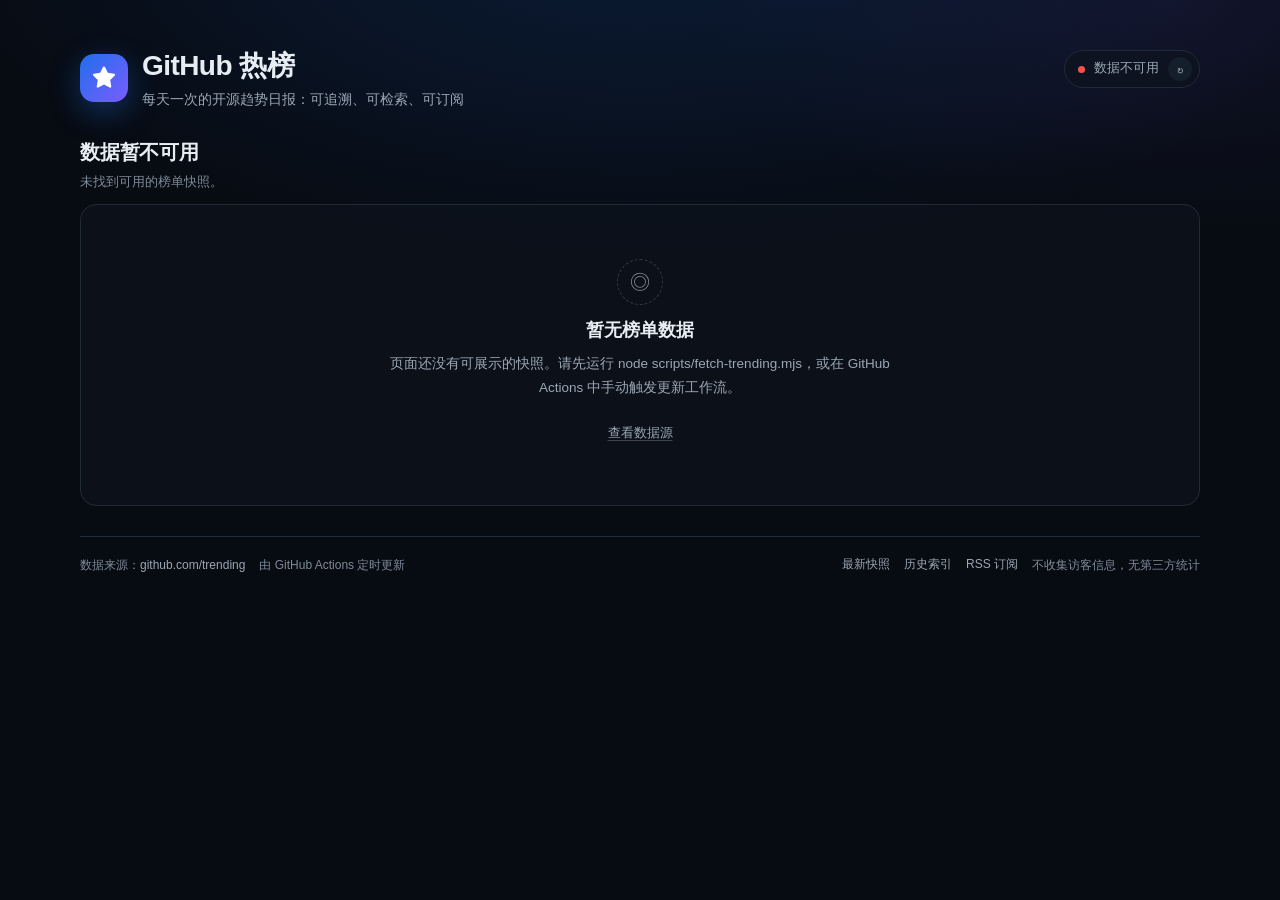
<file: index.html>
<!DOCTYPE html>
<html lang="zh-CN">
<head>
  <meta charset="UTF-8">
  <meta name="viewport" content="width=device-width, initial-scale=1">
  <meta name="color-scheme" content="dark">
  <meta name="theme-color" content="#070b12">
  <title>GitHub 热榜 · 每日开源趋势日报</title>
  <meta name="description" content="每天自动更新、可回溯、可检索、可订阅的 GitHub Trending 趋势日报，支持语言榜、日周月时间窗与趋势标识。">
  <link rel="alternate" type="application/rss+xml" title="GitHub 热榜 · 每日总榜" href="feed.xml">
  <link rel="icon" href="data:image/svg+xml,%3Csvg%20xmlns='http://www.w3.org/2000/svg'%20viewBox='0%200%20100%20100'%3E%3Ctext%20y='.9em'%20font-size='90'%3E%E2%AD%90%3C/text%3E%3C/svg%3E">
  <link rel="stylesheet" href="assets/style.css">
</head>
<body>
  <a class="skip-link" href="#main">跳到主要内容</a>

  <noscript>
    <div class="page">
      <div class="noscript">
        <h2>需要启用 JavaScript</h2>
        <p>榜单交互依赖浏览器脚本。你也可以直接查看 <a href="data/trending.json">原始数据</a> 或订阅 <a href="feed.xml">RSS</a>。</p>
      </div>
    </div>
  </noscript>

  <div class="page">
    <header class="site-header">
      <div class="brand">
        <span class="brand-mark" aria-hidden="true">
          <svg viewBox="0 0 16 16" width="24" height="24">
            <path fill="currentColor" d="M8 .25a.75.75 0 0 1 .673.418l1.882 3.815 4.21.612a.75.75 0 0 1 .416 1.279l-3.046 2.97.719 4.192a.75.75 0 0 1-1.088.791L8 12.347l-3.766 1.98a.75.75 0 0 1-1.088-.79l.72-4.194L.818 6.374a.75.75 0 0 1 .416-1.28l4.21-.611L7.327.668A.75.75 0 0 1 8 .25Z"/>
          </svg>
        </span>
        <div class="brand-text">
          <h1>GitHub 热榜</h1>
          <p class="tagline">每天一次的开源趋势日报：可追溯、可检索、可订阅</p>
        </div>
      </div>
      <div class="update-badge" id="updateBadge">
        <span class="badge-dot" id="badgeDot" aria-hidden="true"></span>
        <span id="updateText">正在加载数据…</span>
        <button class="badge-refresh" id="reloadBtn" type="button" title="重新加载" aria-label="重新加载页面">↻</button>
      </div>
    </header>

    <div class="notice" id="notice" role="status" hidden></div>

    <main id="main">
      <div class="controls">
        <div class="tabs-row">
          <div class="tabs" id="tabs" role="tablist" aria-label="榜单分类"></div>
          <div class="seg" id="sinceSeg" role="group" aria-label="时间窗"></div>
        </div>

        <div class="tool-row">
          <div class="search">
            <svg viewBox="0 0 16 16" width="15" height="15" aria-hidden="true"><path fill="currentColor" d="M10.68 11.74a6 6 0 0 1-7.922-8.982 6 6 0 0 1 8.982 7.922l3.04 3.04a.749.749 0 0 1-.326 1.275.749.749 0 0 1-.734-.215ZM11.5 7a4.5 4.5 0 1 0-9 0 4.5 4.5 0 0 0 9 0Z"/></svg>
            <label class="sr-only" for="search">搜索项目</label>
            <input id="search" type="search" placeholder="搜索仓库、简介、主题或语言…" autocomplete="off" maxlength="80" spellcheck="false">
            <button class="clear" id="clearSearch" type="button" aria-label="清空搜索" hidden>×</button>
            <kbd class="search-kbd" aria-hidden="true">/</kbd>
          </div>

          <label class="select">排序
            <select id="sort">
              <option value="rank">榜单排名</option>
              <option value="growth">新增 Star</option>
              <option value="stars">总 Star</option>
            </select>
          </label>

          <button class="action-btn" id="shareBtn" type="button">分享视图</button>
          <a class="action-btn" id="rssLink" href="feed.xml" title="订阅每日总榜 RSS">RSS</a>
        </div>

        <div class="filters">
          <div class="chips" id="trendChips" role="group" aria-label="趋势筛选"></div>
          <label class="select lang-filter" id="langWrap" hidden>语言
            <select id="langFilter"></select>
          </label>
          <p class="count" id="resultCount" role="status" aria-live="polite">正在加载…</p>
        </div>

        <div class="share-panel" id="sharePanel" hidden>
          <label for="shareUrl">链接</label>
          <div class="share-row">
            <input id="shareUrl" type="text" readonly>
            <button class="action-btn primary" id="copyShare" type="button">复制</button>
            <button class="icon-btn" id="closeShare" type="button" aria-label="关闭分享框">×</button>
          </div>
        </div>
      </div>

      <section class="board" id="boardPanel" role="tabpanel" aria-labelledby="tab-all" tabindex="-1">
        <div class="board-head">
          <div>
            <h2 id="boardTitle">正在加载榜单</h2>
            <p class="board-sub" id="boardMeta">请稍候…</p>
          </div>
          <span class="board-flag" id="boardFlag" hidden></span>
        </div>

        <div class="inline-banner" id="boardBanner" hidden></div>

        <div class="list" id="list">
          <div class="repo skeleton" aria-hidden="true">
            <span class="rank"></span>
            <div class="repo-main">
              <div class="sk-line sk-title"></div>
              <div class="sk-line sk-desc"></div>
              <div class="sk-line sk-meta"></div>
            </div>
          </div>
          <div class="repo skeleton" aria-hidden="true">
            <span class="rank"></span>
            <div class="repo-main">
              <div class="sk-line sk-title"></div>
              <div class="sk-line sk-desc"></div>
              <div class="sk-line sk-meta"></div>
            </div>
          </div>
          <div class="repo skeleton" aria-hidden="true">
            <span class="rank"></span>
            <div class="repo-main">
              <div class="sk-line sk-title"></div>
              <div class="sk-line sk-desc"></div>
              <div class="sk-line sk-meta"></div>
            </div>
          </div>
          <div class="repo skeleton" aria-hidden="true">
            <span class="rank"></span>
            <div class="repo-main">
              <div class="sk-line sk-title"></div>
              <div class="sk-line sk-desc"></div>
              <div class="sk-line sk-meta"></div>
            </div>
          </div>
          <div class="repo skeleton" aria-hidden="true">
            <span class="rank"></span>
            <div class="repo-main">
              <div class="sk-line sk-title"></div>
              <div class="sk-line sk-desc"></div>
              <div class="sk-line sk-meta"></div>
            </div>
          </div>
        </div>

        <div class="empty" id="empty" hidden>
          <div class="empty-icon" aria-hidden="true">◎</div>
          <h2 id="emptyTitle">没有符合条件的项目</h2>
          <p id="emptyText">尝试调整搜索词或筛选条件。</p>
          <div class="empty-actions">
            <button class="action-btn primary" id="resetFilters" type="button">清除筛选</button>
            <a class="text-btn" href="https://github.com/trending" target="_blank" rel="noopener noreferrer">查看数据源</a>
          </div>
        </div>
      </section>
    </main>

    <footer class="site-footer">
      <div class="foot-line">
        <span>数据来源：<a href="https://github.com/trending" target="_blank" rel="noopener noreferrer">github.com/trending</a></span>
        <span>由 GitHub Actions 定时更新</span>
      </div>
      <div class="foot-line">
        <a href="data/trending.json">最新快照</a>
        <a href="data/history/index.json">历史索引</a>
        <a href="feed.xml">RSS 订阅</a>
        <span>不收集访客信息，无第三方统计</span>
      </div>
    </footer>
  </div>

  <div class="toast" id="toast" role="status" aria-live="polite"></div>

  <script src="data/trending.js" defer></script>
  <script src="assets/app.js" defer></script>
</body>
</html>
</file>
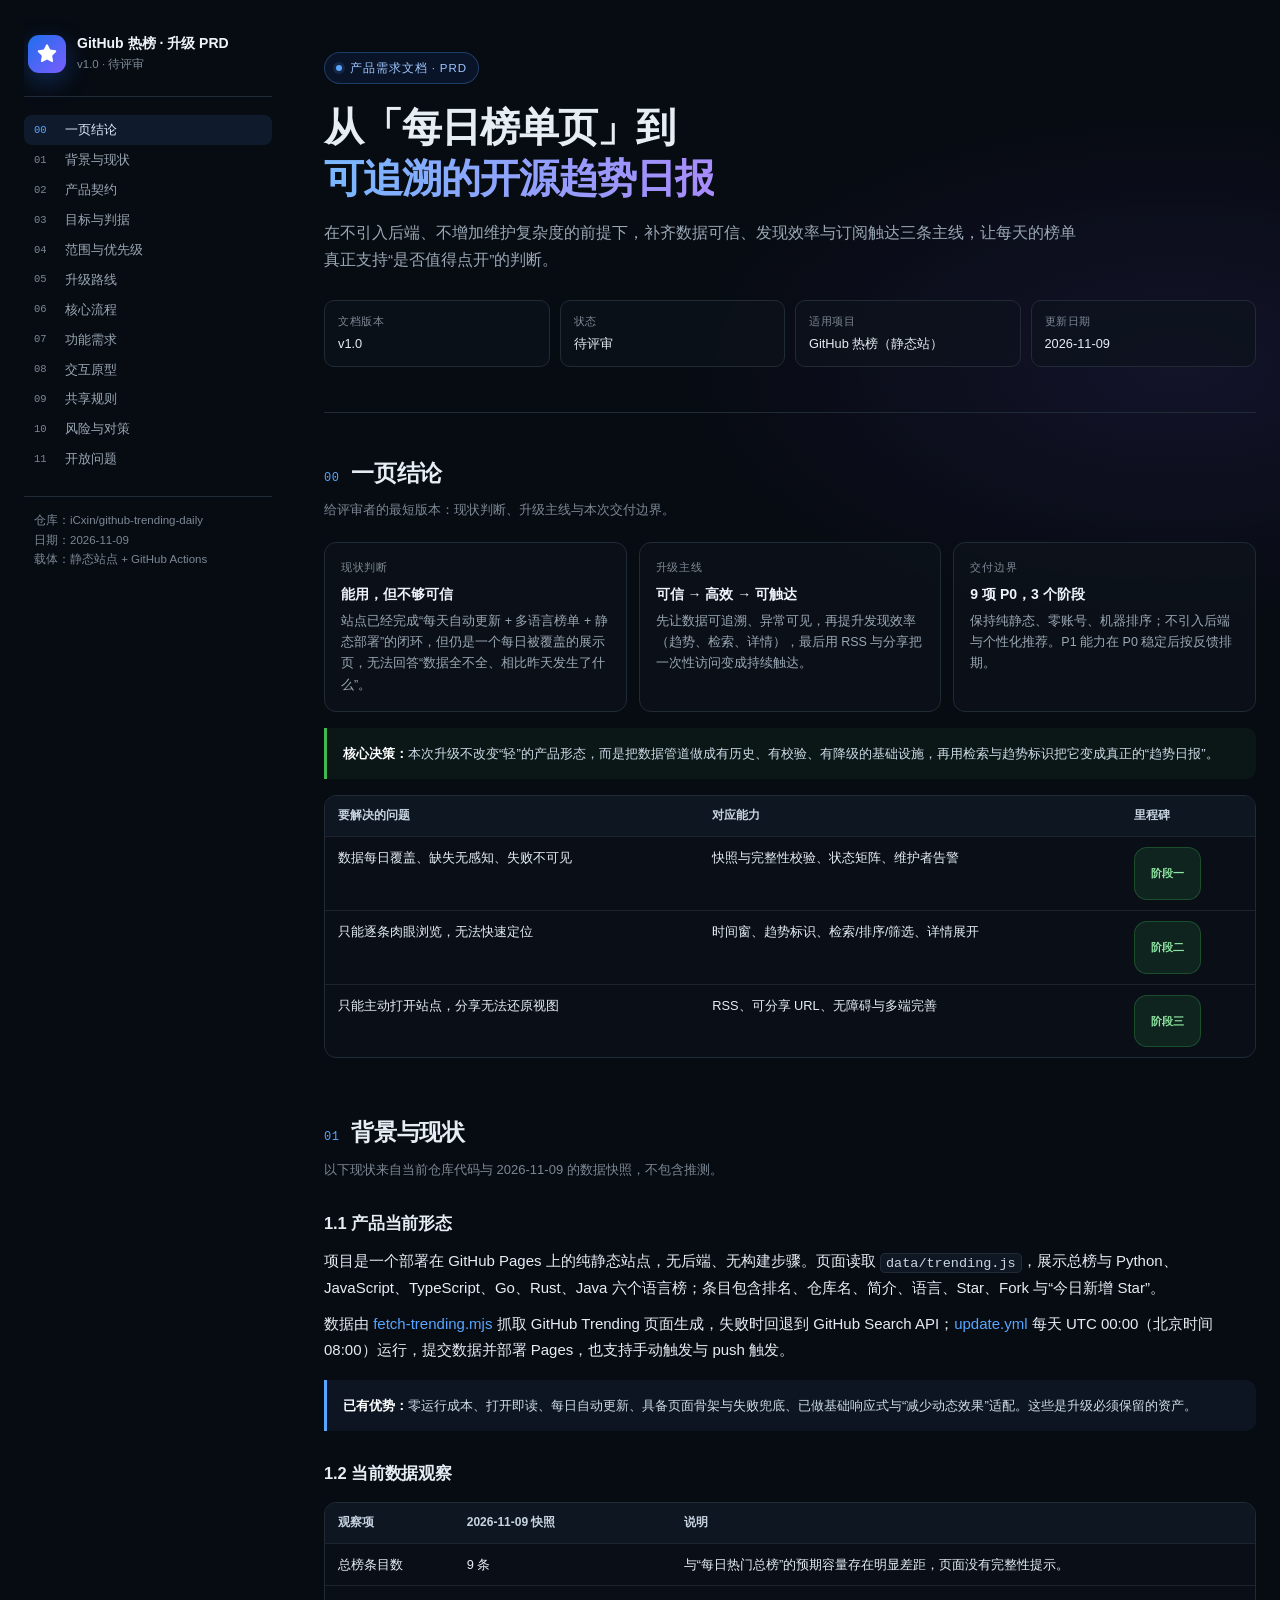
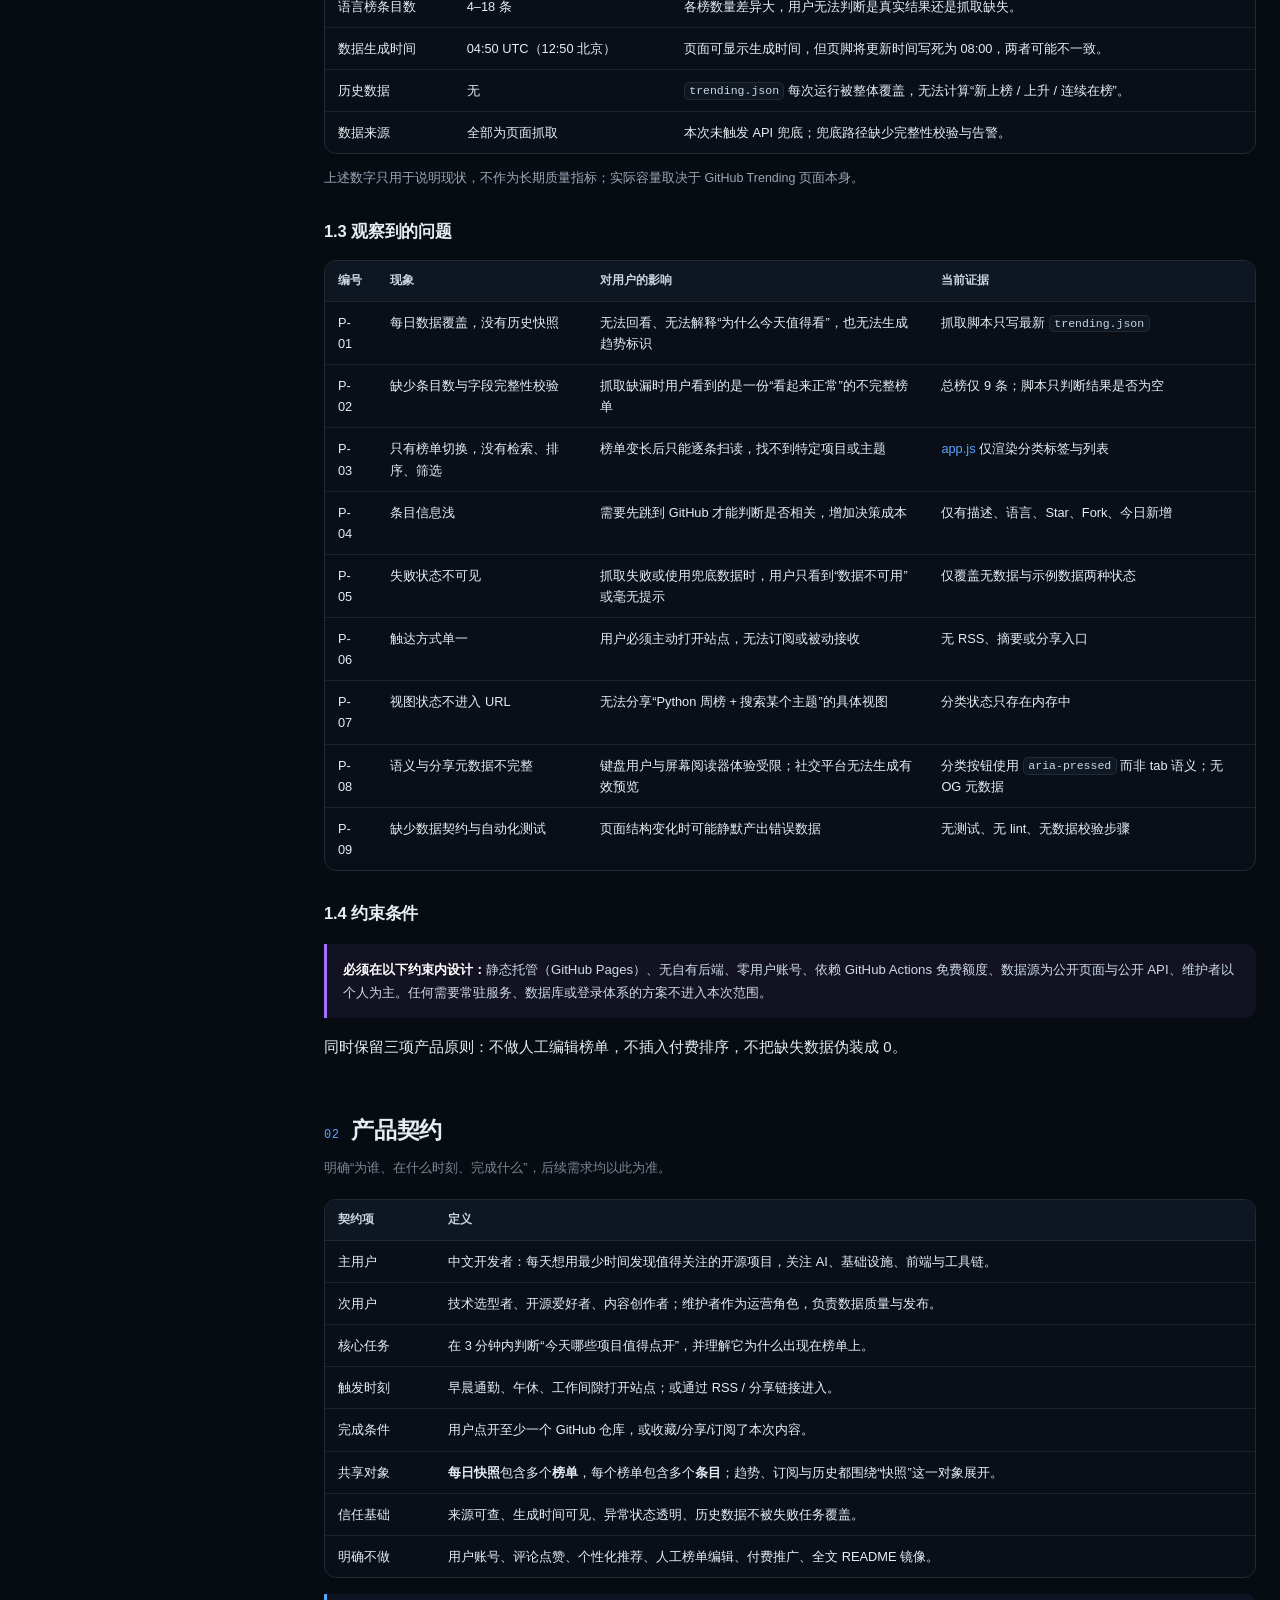
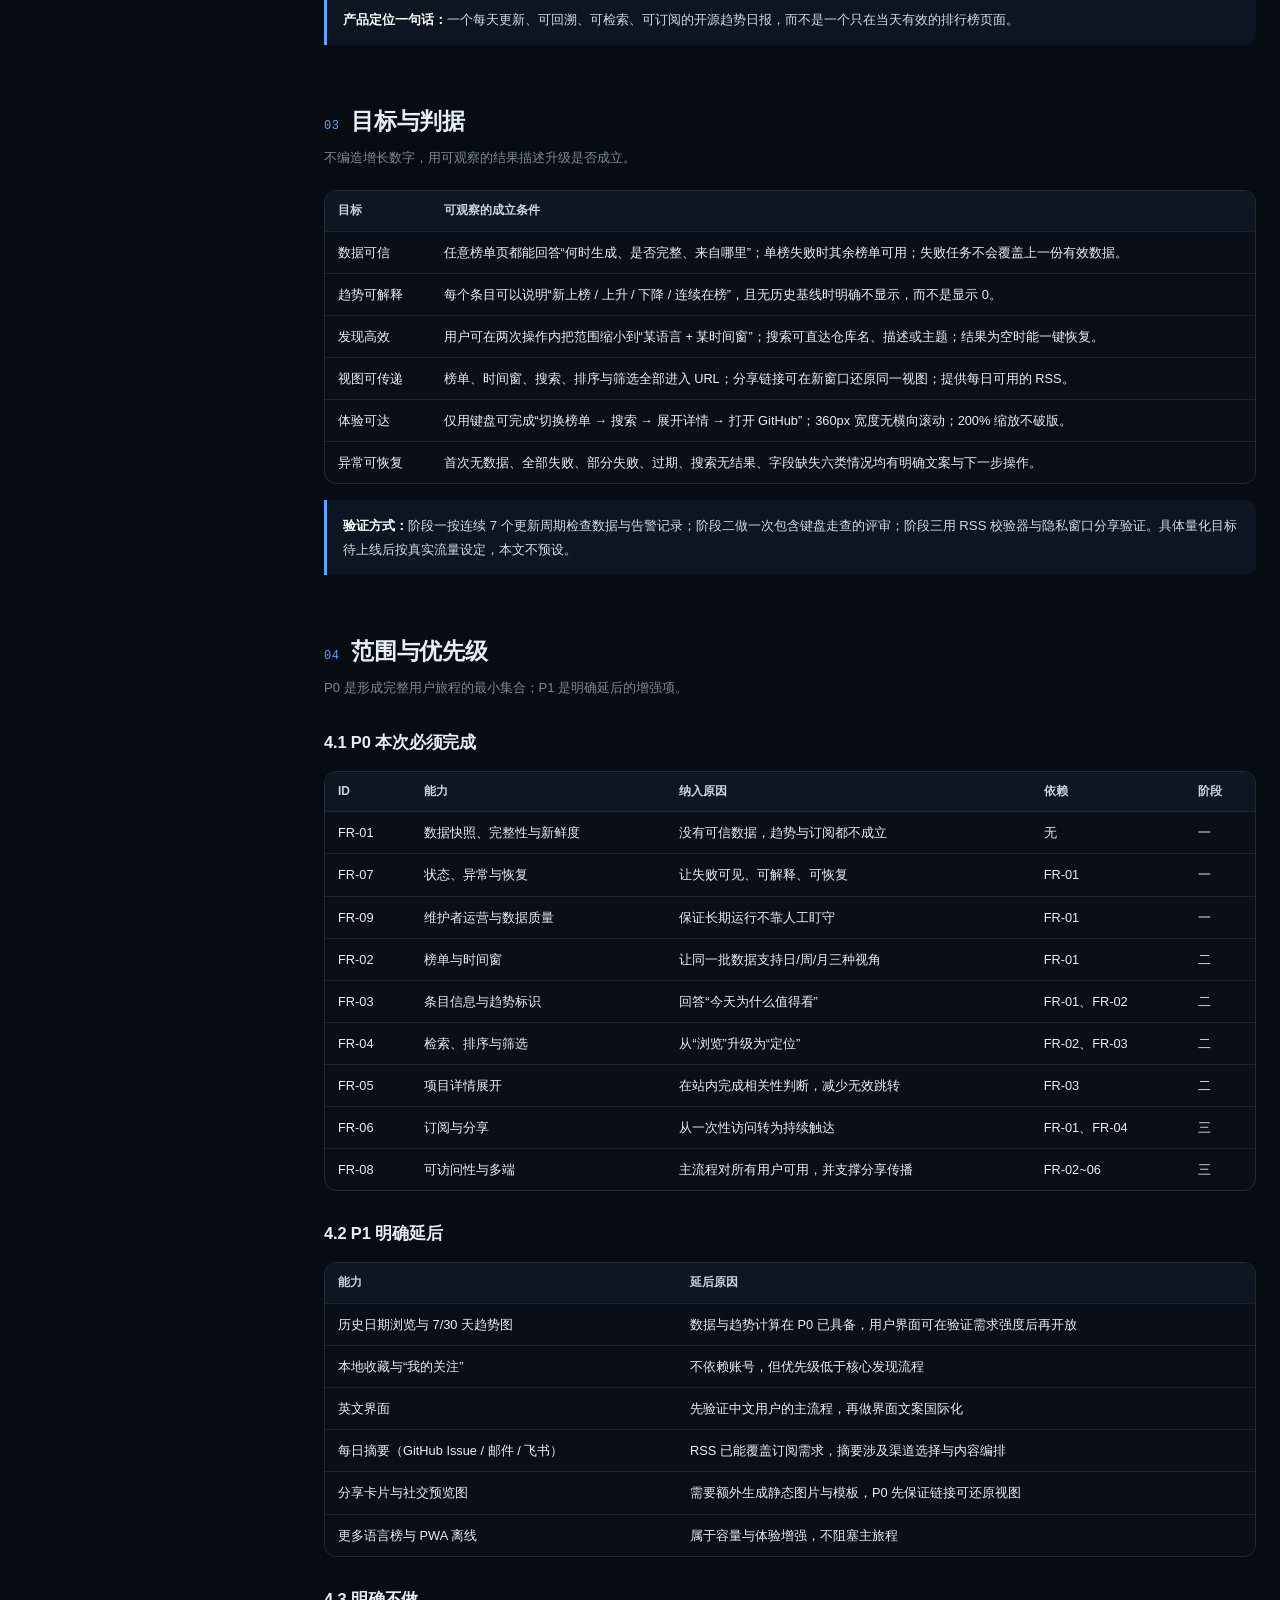
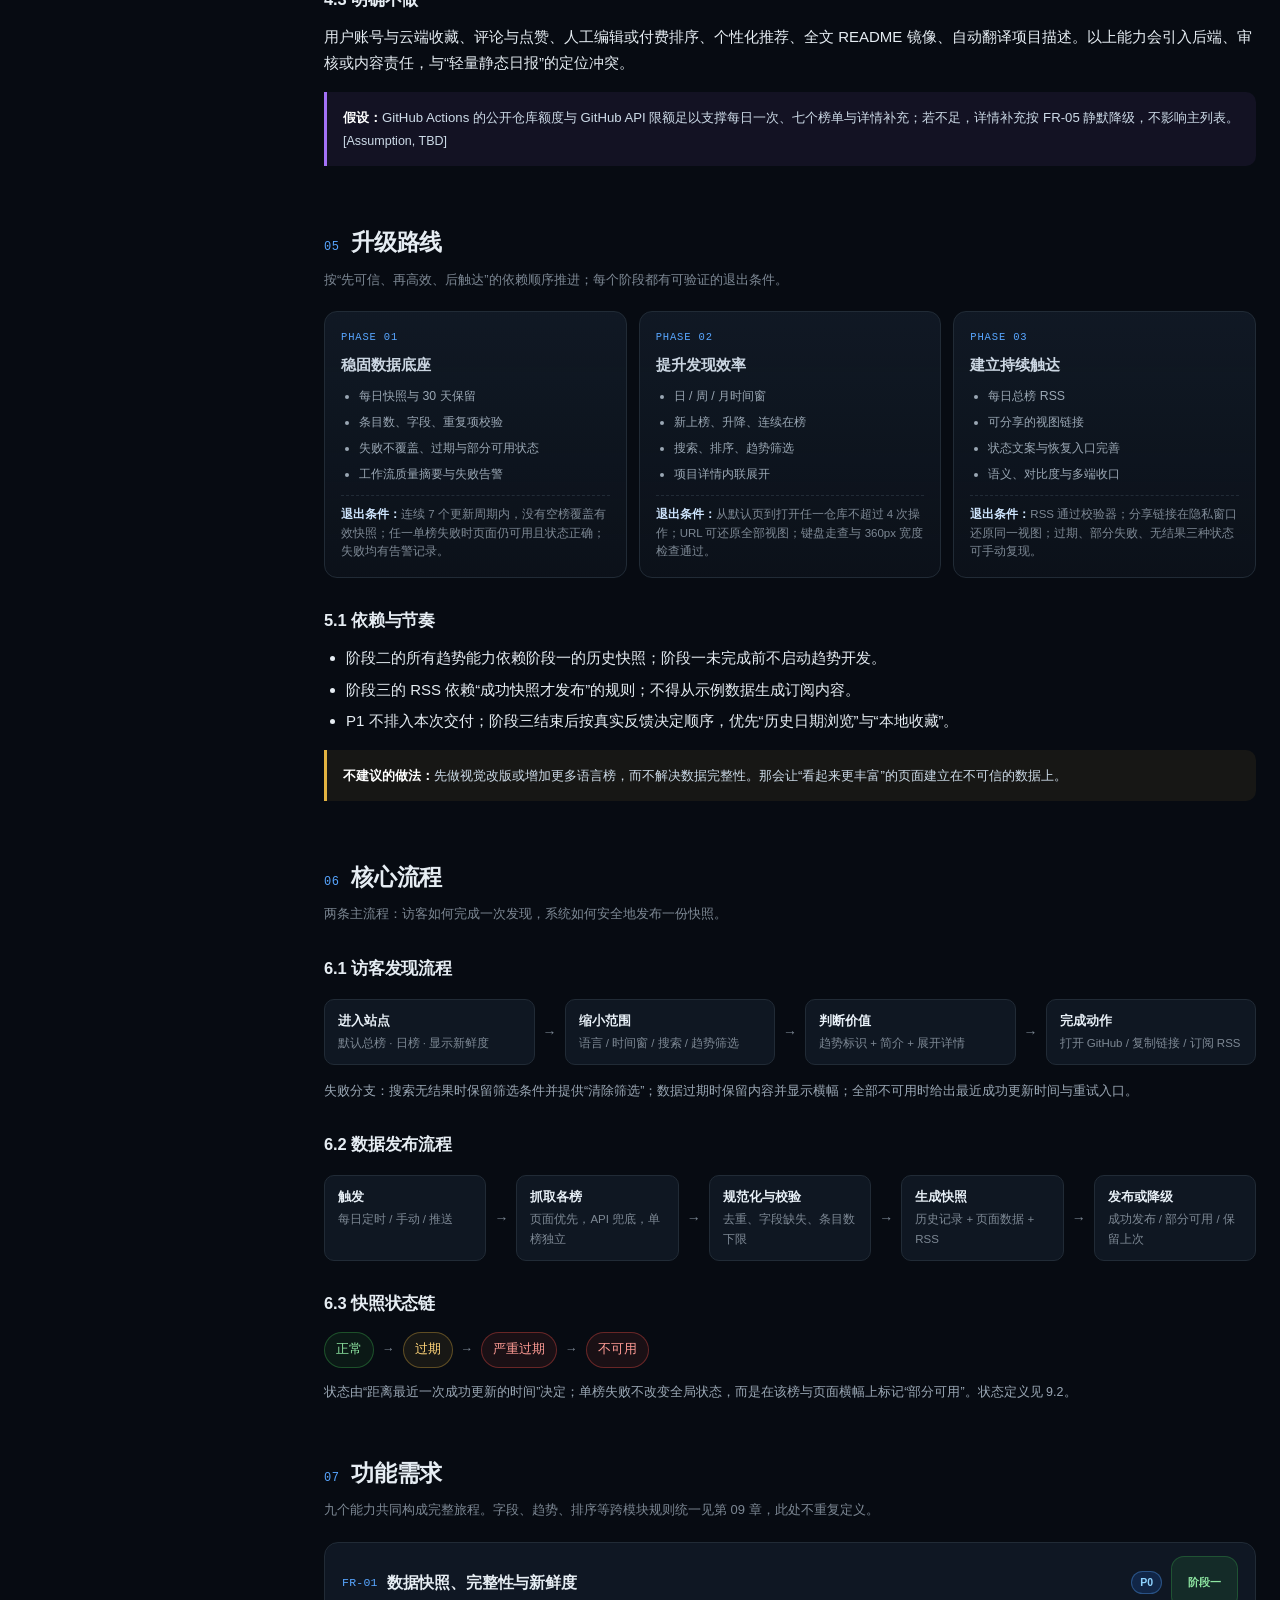
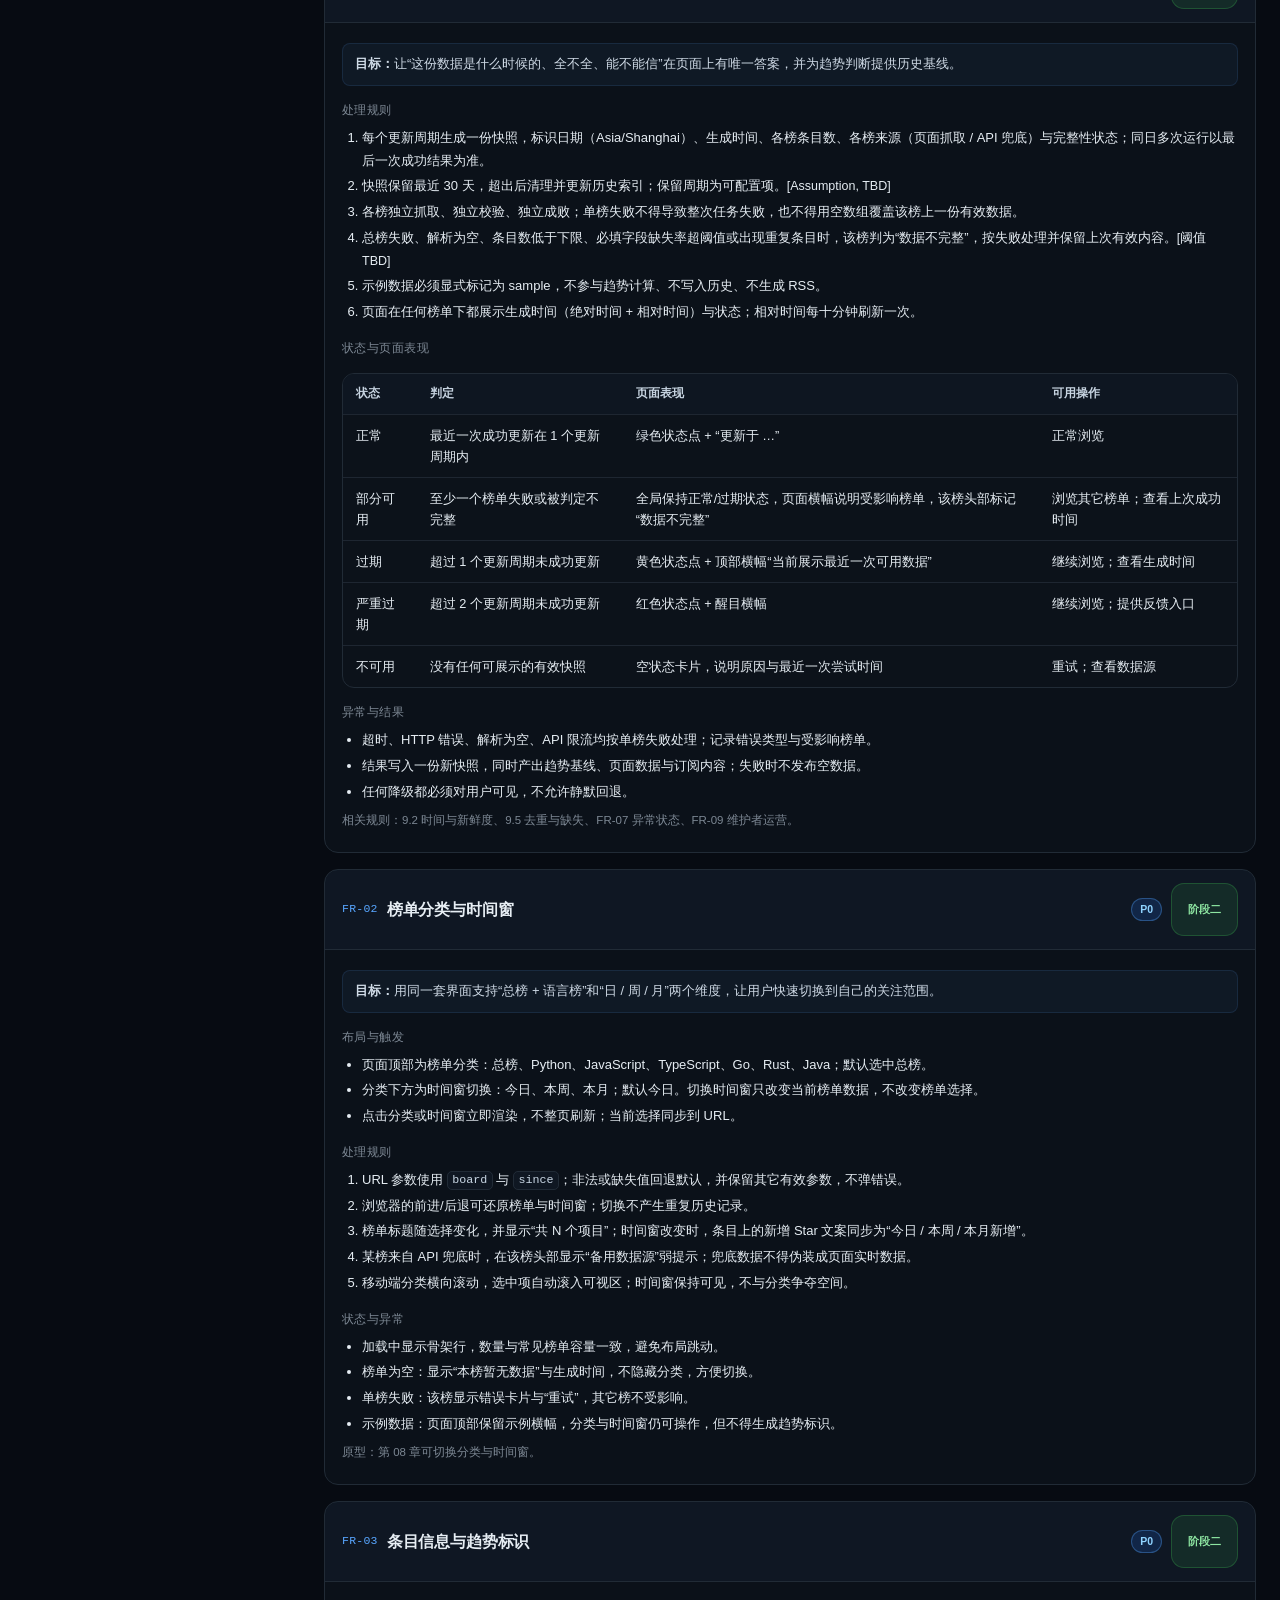
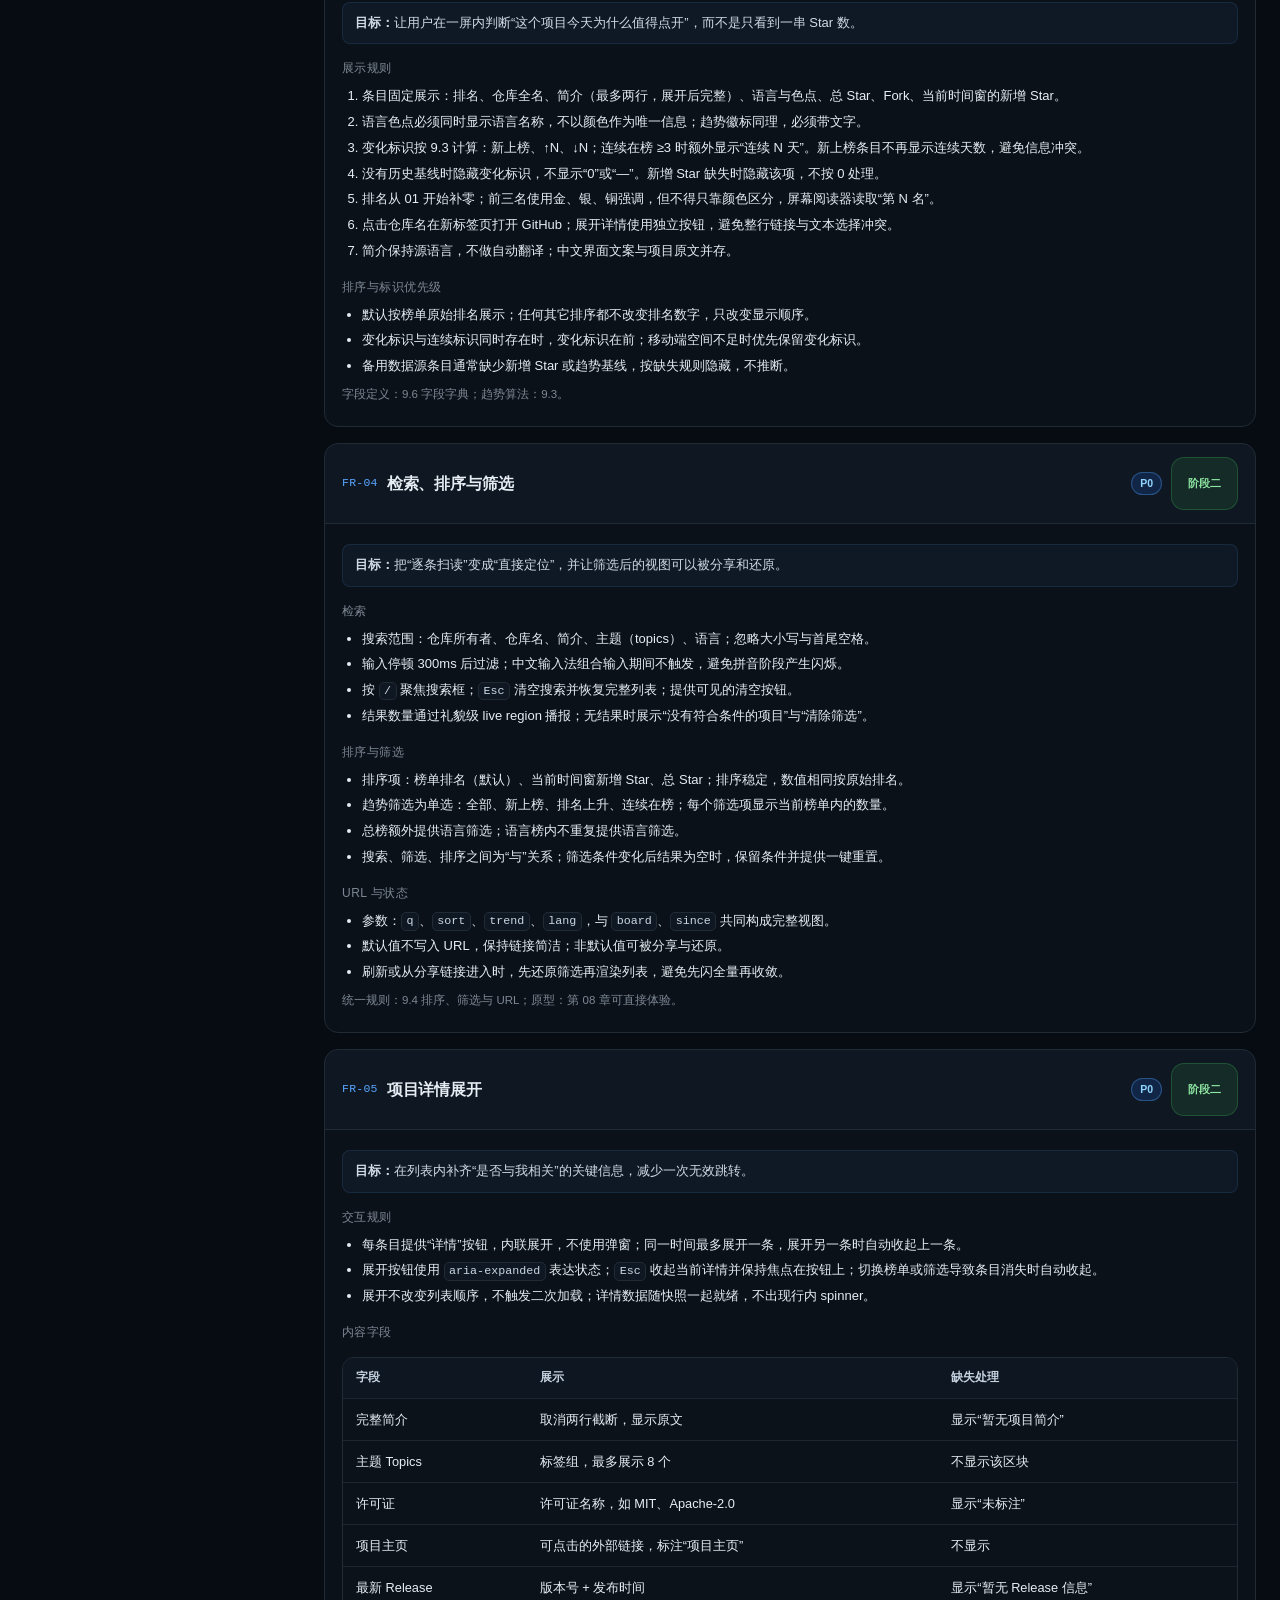
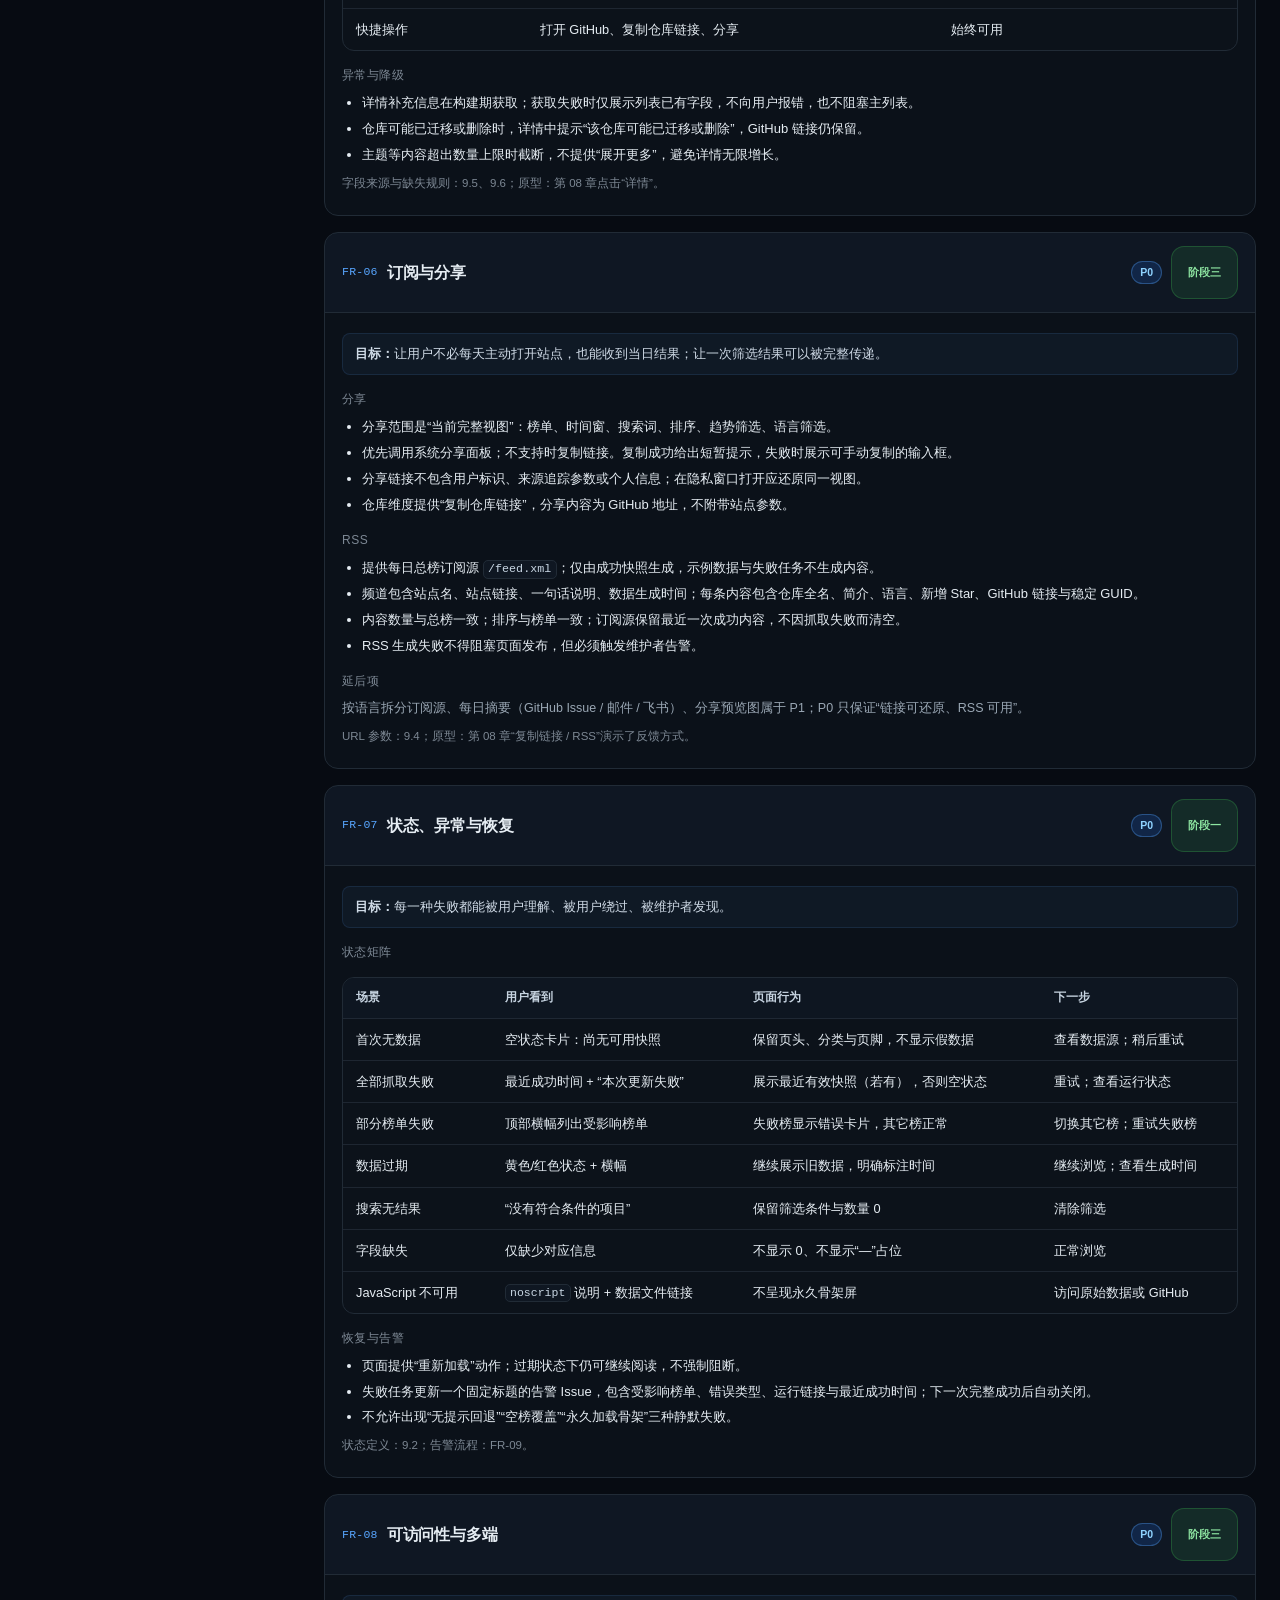
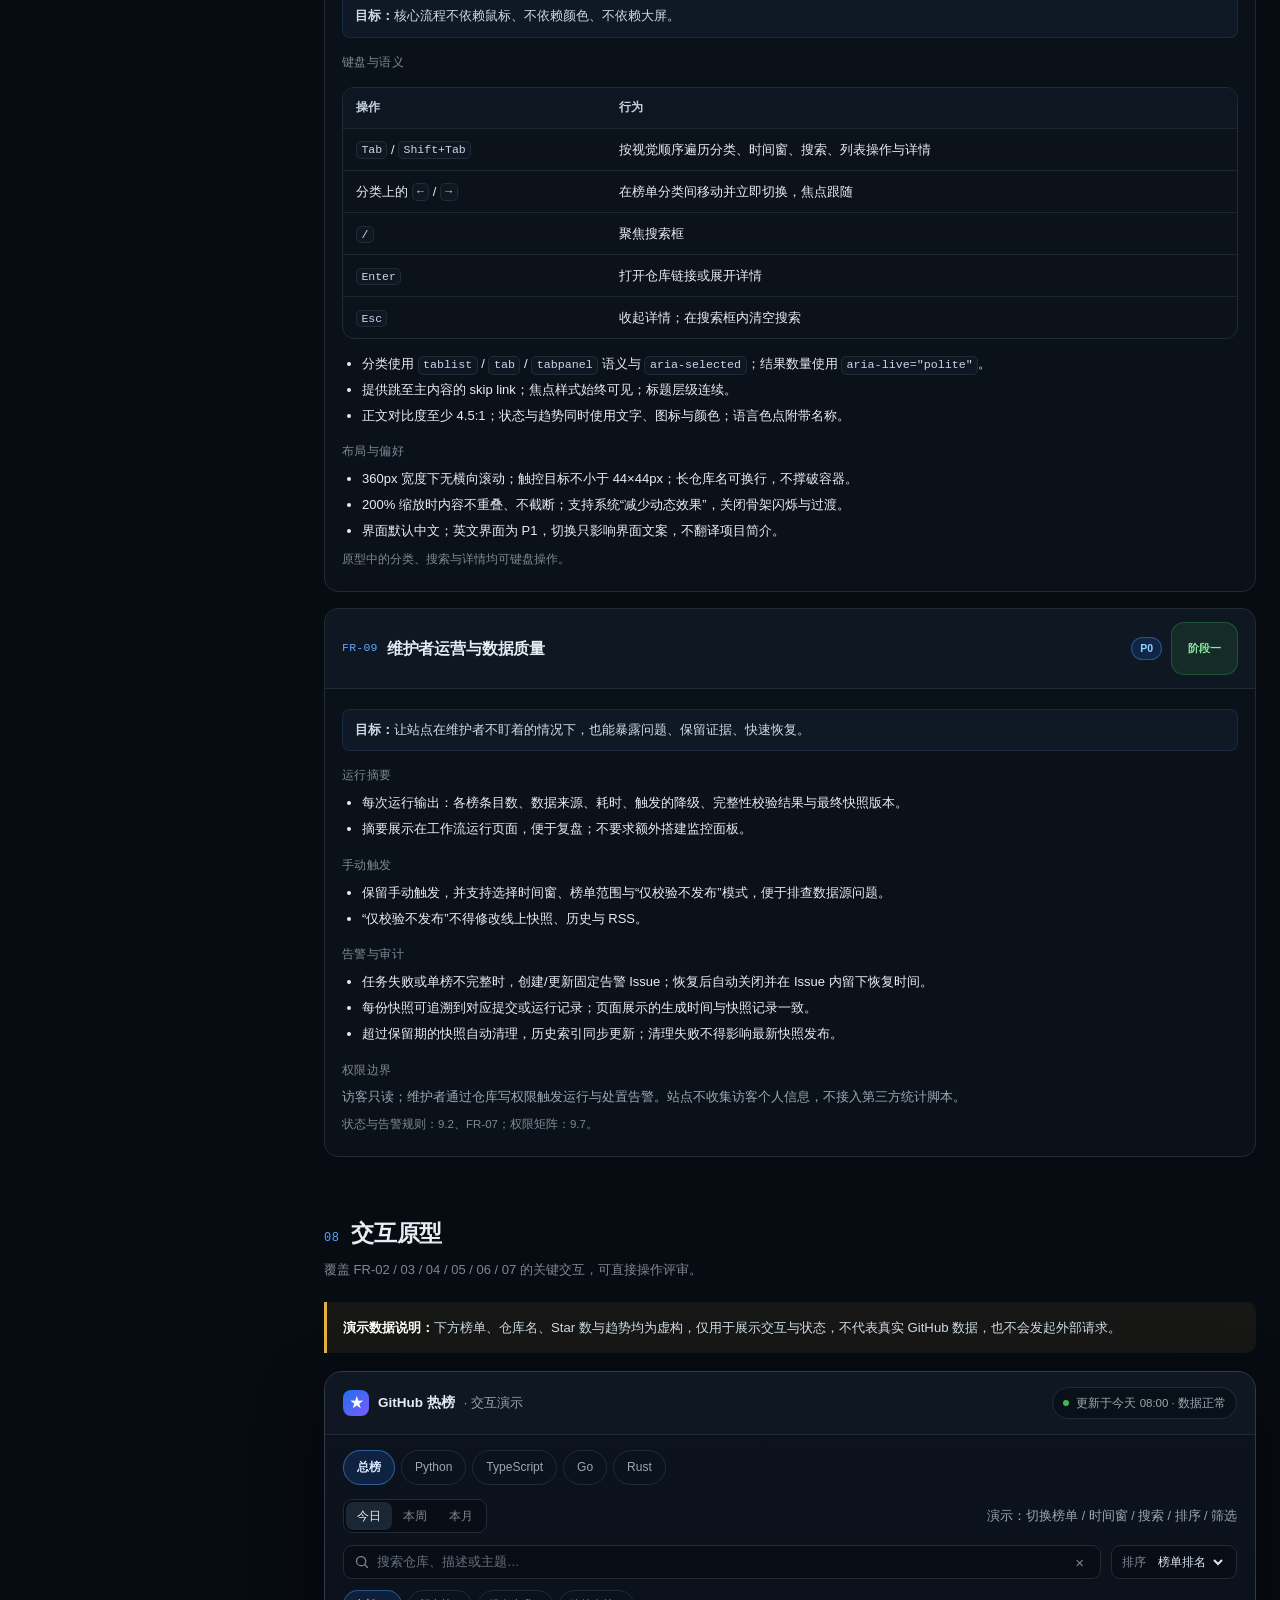
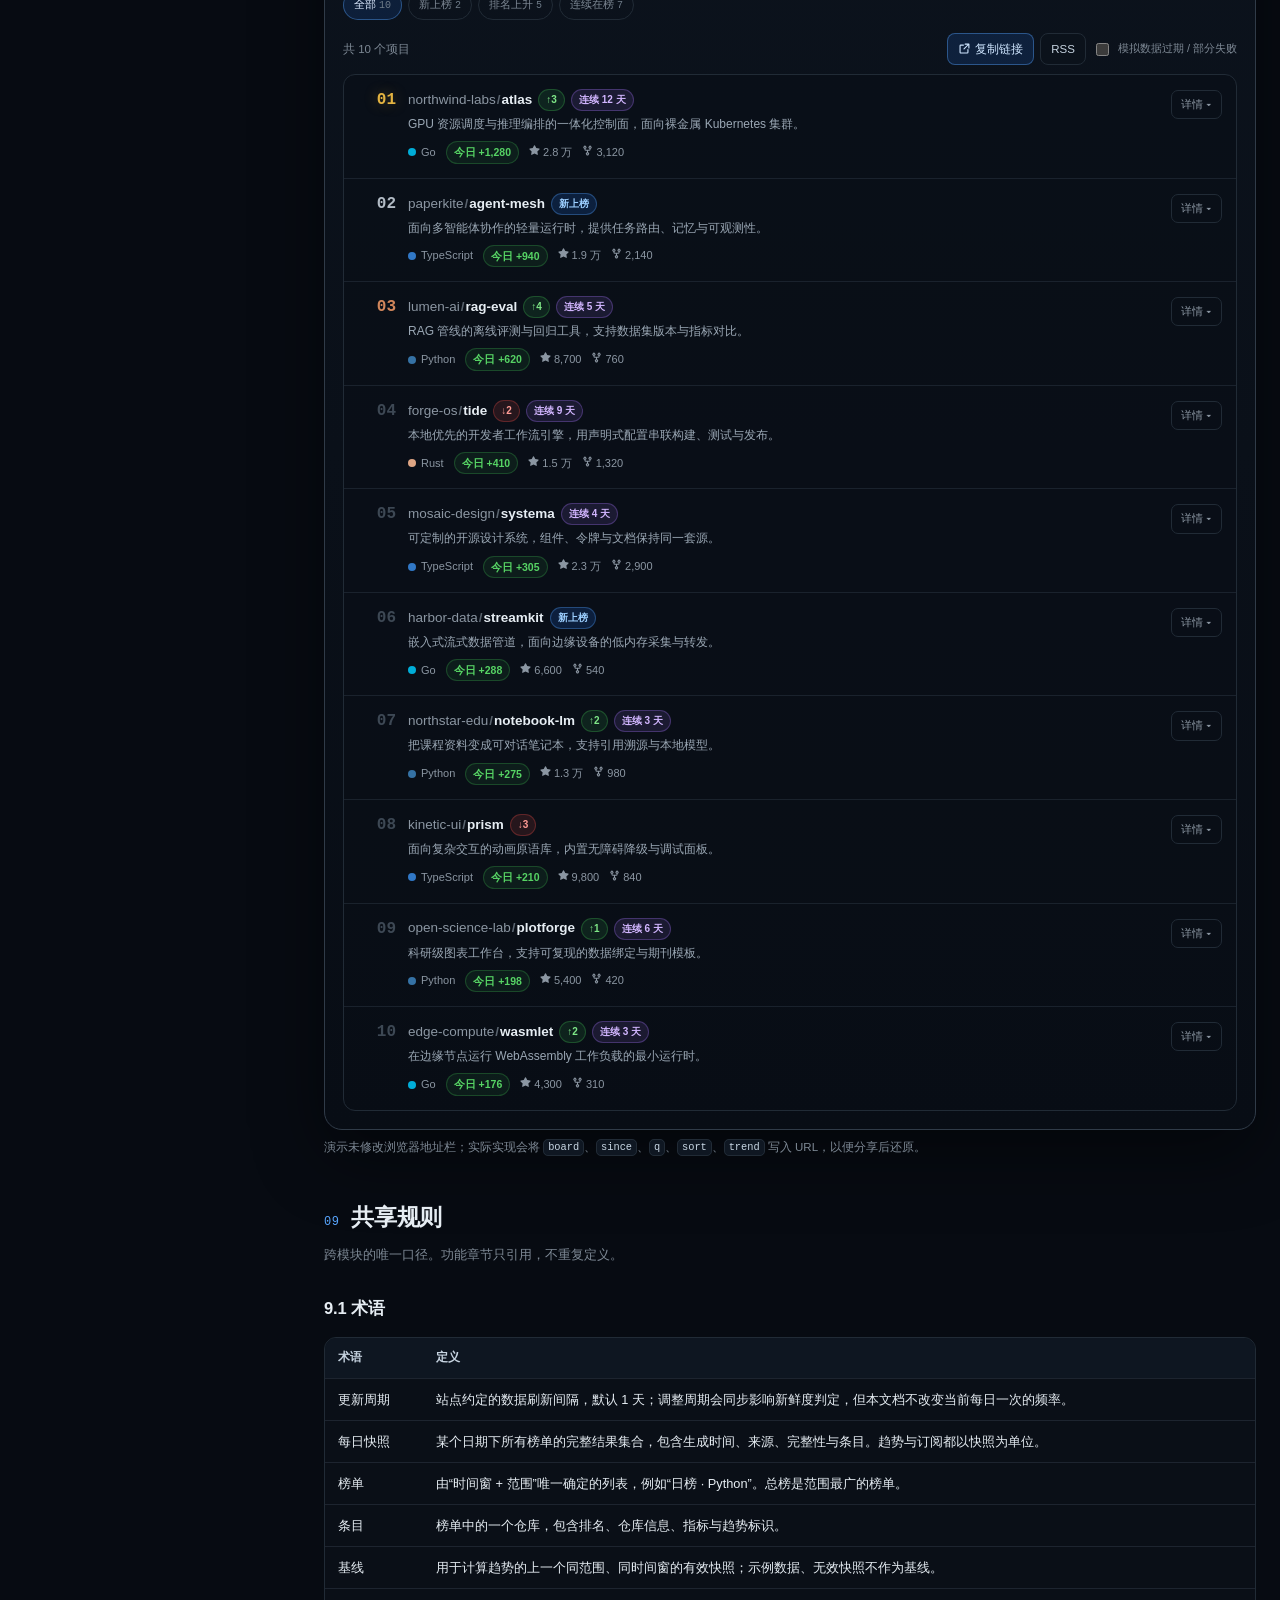
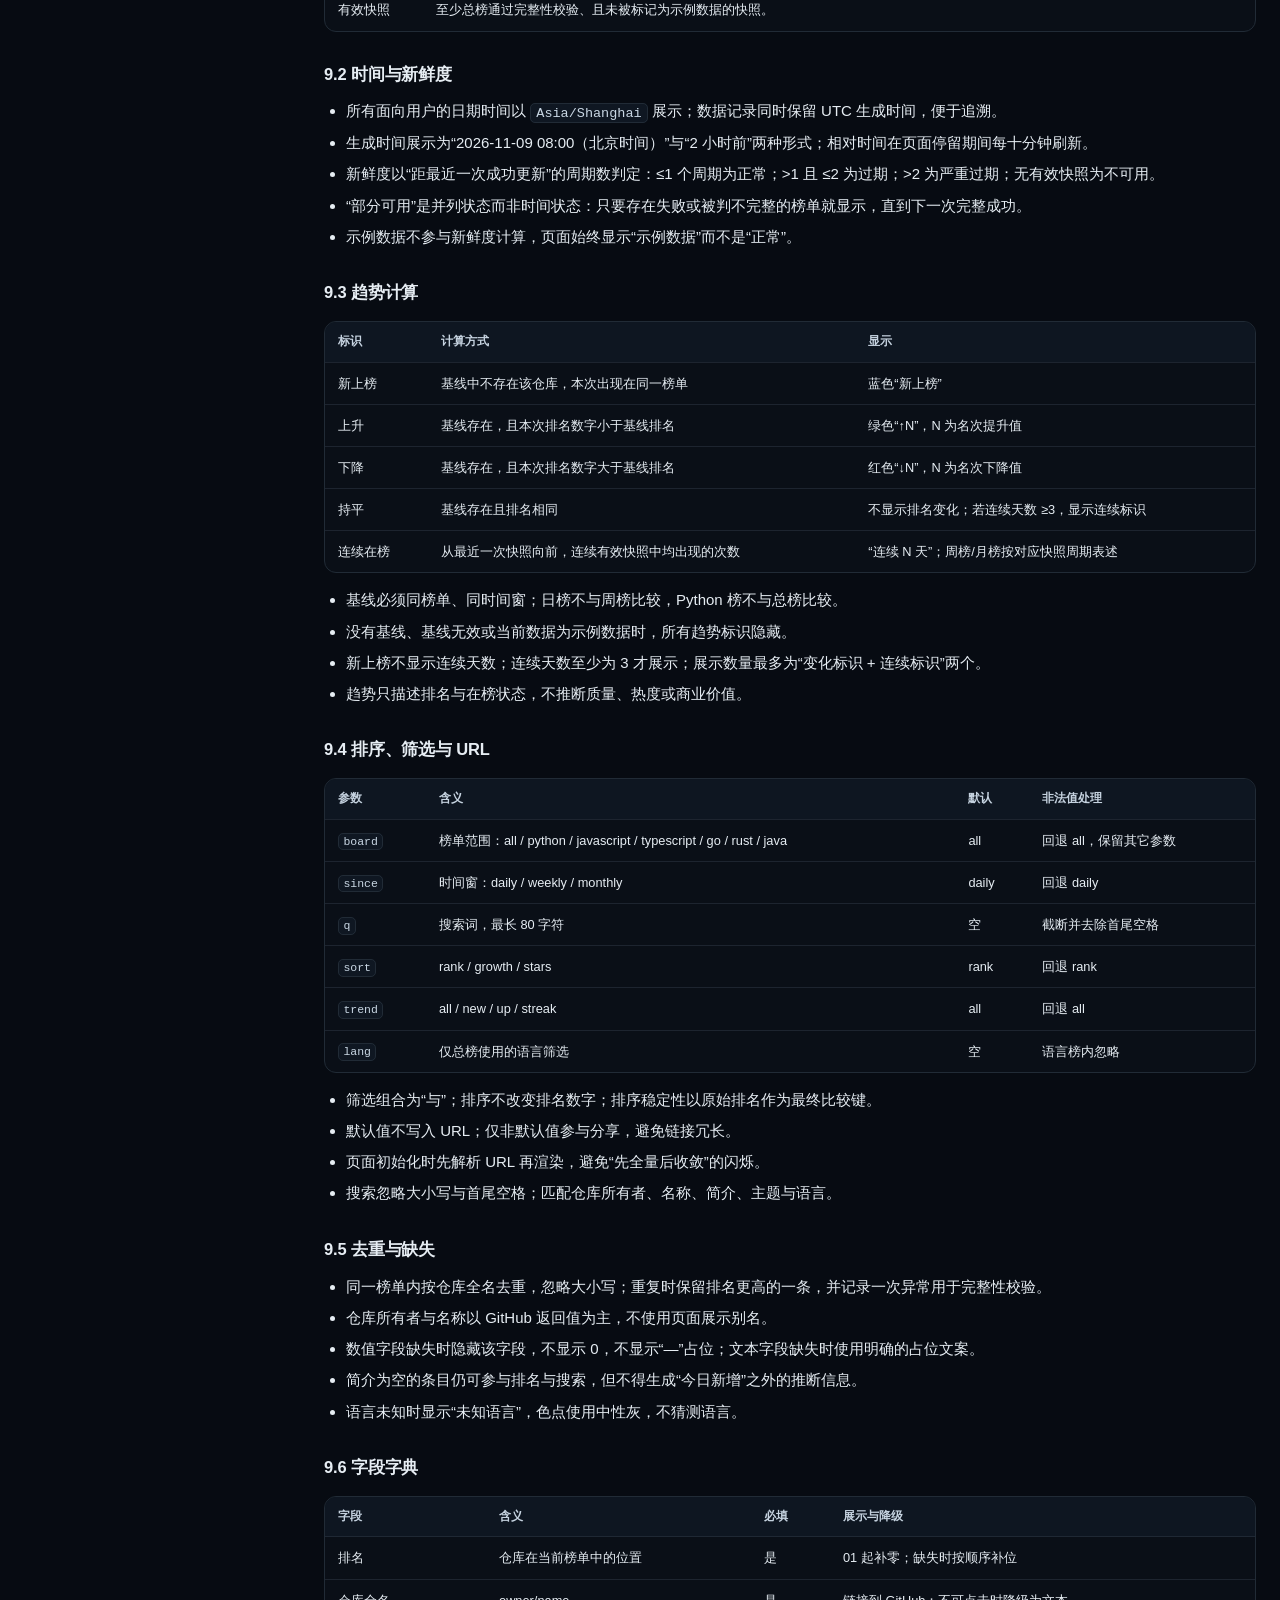
<file: docs/prd-github-trending-upgrade.html>
<!DOCTYPE html>
<html lang="zh-CN">
<head>
<meta charset="UTF-8">
<meta name="viewport" content="width=device-width, initial-scale=1">
<meta name="color-scheme" content="dark">
<title>GitHub 热榜升级 PRD · 产品需求文档</title>
<meta name="description" content="GitHub Trending 每日热榜静态站点的完善升级方案与产品需求文档。">
<style>
:root{
  color-scheme:dark;
  --bg:#070b12;
  --bg-soft:#090e16;
  --panel:#0d131c;
  --panel-2:#0f1722;
  --panel-3:#111a26;
  --border:#212b36;
  --border-strong:#303b48;
  --text:#e6edf3;
  --muted:#9aa7b4;
  --faint:#7d8894;
  --accent:#58a6ff;
  --accent-2:#7c8cff;
  --green:#3fb950;
  --green-soft:#56d364;
  --red:#f85149;
  --gold:#e3b341;
  --purple:#a371f7;
  --sans:-apple-system,BlinkMacSystemFont,"Segoe UI","Noto Sans SC","PingFang SC","Microsoft YaHei",sans-serif;
  --mono:ui-monospace,SFMono-Regular,"SF Mono",Menlo,Consolas,"Liberation Mono",monospace;
  --radius:14px;
}
*{box-sizing:border-box}
html{-webkit-text-size-adjust:100%;scroll-behavior:smooth}
body{
  margin:0;min-height:100vh;color:var(--text);font-family:var(--sans);font-size:15px;line-height:1.75;
  background:
    radial-gradient(1000px 520px at 18% -8%,rgba(31,111,235,.16),transparent 62%),
    radial-gradient(820px 420px at 92% 2%,rgba(122,92,255,.10),transparent 60%),
    var(--bg);
}
a{color:var(--accent);text-decoration:none}
a:hover{text-decoration:underline}
button{font:inherit}
code{font-family:var(--mono);font-size:.9em;padding:.12em .38em;border:1px solid var(--border);border-radius:5px;background:var(--panel-2);color:#c9d7e4}
::selection{background:rgba(88,166,255,.28)}
:focus-visible{outline:2px solid var(--accent);outline-offset:2px}
.doc{display:grid;grid-template-columns:248px minmax(0,1fr);gap:52px;width:min(1240px,calc(100% - 48px));margin:0 auto}
.sidebar{position:sticky;top:0;height:100vh;padding:34px 0 28px;overflow:auto;scrollbar-width:thin}
.side-brand{display:flex;align-items:center;gap:11px;padding:0 4px 22px;border-bottom:1px solid var(--border)}
.side-logo{display:grid;place-items:center;width:38px;height:38px;flex:none;border-radius:11px;background:linear-gradient(135deg,#1f6feb,#7a5cff);color:#fff;box-shadow:0 8px 24px rgba(31,111,235,.32)}
.side-brand strong{display:block;font-size:14px;line-height:1.3}
.side-brand small{display:block;color:var(--faint);font-size:11.5px;margin-top:2px}
.toc{margin-top:18px}
.toc a{display:flex;align-items:center;gap:9px;padding:6px 10px;border-radius:8px;color:var(--muted);font-size:12.8px;line-height:1.4;text-decoration:none;transition:background .15s,color .15s}
.toc a:hover{background:rgba(88,166,255,.07);color:var(--text)}
.toc a .n{width:22px;flex:none;color:var(--faint);font-family:var(--mono);font-size:10.5px}
.toc a.is-active{background:rgba(88,166,255,.11);color:#dceaff}
.toc a.is-active .n{color:var(--accent)}
.side-foot{margin-top:22px;padding:14px 10px 0;border-top:1px solid var(--border);color:var(--faint);font-size:11.5px;line-height:1.7}
main{min-width:0;padding:44px 0 110px}
.hero{padding:8px 0 30px;border-bottom:1px solid var(--border)}
.kicker{display:inline-flex;align-items:center;gap:8px;padding:5px 11px;border:1px solid rgba(88,166,255,.28);border-radius:999px;background:rgba(31,111,235,.10);color:#9fc7ff;font-size:11.5px;letter-spacing:.08em;text-transform:uppercase}
.kicker::before{content:"";width:6px;height:6px;border-radius:50%;background:var(--accent);box-shadow:0 0 0 3px rgba(88,166,255,.14)}
.hero h1{margin:18px 0 0;font-size:clamp(27px,3.3vw,40px);line-height:1.28;letter-spacing:-.025em;font-weight:700}
.hero h1 span{background:linear-gradient(92deg,#79b8ff,#a78bfa);-webkit-background-clip:text;background-clip:text;color:transparent}
.lede{max-width:760px;margin:14px 0 0;color:var(--muted);font-size:15.5px;line-height:1.8}
.meta-grid{display:grid;grid-template-columns:repeat(4,minmax(0,1fr));gap:10px;margin-top:26px}
.meta-cell{padding:11px 13px;border:1px solid var(--border);border-radius:10px;background:rgba(13,19,28,.66)}
.meta-cell dt{color:var(--faint);font-size:10.5px;letter-spacing:.06em;text-transform:uppercase}
.meta-cell dd{margin:2px 0 0;font-size:12.8px;color:var(--text)}
section{scroll-margin-top:26px;padding-top:40px}
.sec-head{display:flex;align-items:baseline;gap:12px;margin-bottom:6px}
.sec-no{font-family:var(--mono);font-size:12px;color:var(--accent);letter-spacing:.04em}
.sec-head h2{margin:0;font-size:23px;letter-spacing:-.015em}
.sec-sub{margin:0 0 20px;color:var(--faint);font-size:13px}
h3{margin:28px 0 10px;font-size:16.5px;letter-spacing:-.01em}
h4{margin:20px 0 8px;font-size:14px;color:#cbd6e2}
p{margin:10px 0}
ul,ol{margin:10px 0;padding-left:22px}
li{margin:5px 0}
strong{color:#f0f5fa;font-weight:600}
.muted{color:var(--muted)}
.small{font-size:12.5px;line-height:1.7}
.callout{margin:16px 0;padding:14px 16px;border-left:3px solid var(--accent);border-radius:0 10px 10px 0;background:rgba(88,166,255,.065);color:#cddbe8;font-size:13.2px;line-height:1.75}
.callout.warn{border-left-color:var(--gold);background:rgba(227,179,65,.07)}
.callout.assume{border-left-color:var(--purple);background:rgba(163,113,247,.07)}
.callout.decision{border-left-color:var(--green);background:rgba(63,185,80,.065)}
.callout b{color:#fff}
.table-wrap{overflow-x:auto;margin:14px 0;border:1px solid var(--border);border-radius:12px;background:rgba(13,19,28,.55)}
table{width:100%;border-collapse:collapse;font-size:12.8px;line-height:1.65;min-width:560px}
th,td{padding:10px 13px;text-align:left;vertical-align:top;border-bottom:1px solid rgba(48,59,72,.5)}
th{background:rgba(15,23,34,.92);color:#c6d3e0;font-weight:600;white-space:nowrap;font-size:12px}
tr:last-child td{border-bottom:none}
td code{white-space:nowrap}
.tag{display:inline-flex;align-items:center;gap:5px;padding:1px 8px;border-radius:999px;font-size:10.5px;font-weight:600;line-height:1.8;white-space:nowrap}
.tag.p0{color:#8fd3ff;background:rgba(31,111,235,.18);border:1px solid rgba(88,166,255,.34)}
.tag.p1{color:#c7b3ff;background:rgba(163,113,247,.14);border:1px solid rgba(163,113,247,.3)}
.tag.phase{color:#8ee6a2;background:rgba(63,185,80,.12);border:1px solid rgba(63,185,80,.28)}
.tag.risk{color:#ffd479;background:rgba(227,179,65,.12);border:1px solid rgba(227,179,65,.3)}
.card-grid{display:grid;grid-template-columns:repeat(3,minmax(0,1fr));gap:12px;margin:16px 0}
.mini-card{padding:15px 16px;border:1px solid var(--border);border-radius:12px;background:rgba(13,19,28,.7)}
.mini-card .k{color:var(--faint);font-size:10.5px;letter-spacing:.07em;text-transform:uppercase}
.mini-card h4{margin:6px 0 4px;font-size:14px;color:#eef4fa}
.mini-card p{margin:0;color:var(--muted);font-size:12.5px;line-height:1.7}
.flow{display:flex;align-items:stretch;flex-wrap:wrap;gap:8px;margin:16px 0}
.flow-node{flex:1 1 145px;padding:11px 13px;border:1px solid var(--border);border-radius:10px;background:var(--panel-2);font-size:12.5px;line-height:1.6}
.flow-node b{display:block;margin-bottom:2px;font-size:12.5px;color:#e9f1f8}
.flow-node span{color:var(--faint);font-size:11.5px}
.flow-arrow{align-self:center;color:var(--faint);font-size:14px}
.chain{display:flex;flex-wrap:wrap;align-items:center;gap:8px;margin:14px 0;font-size:12.5px}
.chain .chip{padding:6px 11px;border:1px solid var(--border);border-radius:999px;background:var(--panel-2);color:#c6d3e0}
.chain .chip.ok{border-color:rgba(63,185,80,.35);color:#8ee6a2;background:rgba(63,185,80,.08)}
.chain .chip.warn{border-color:rgba(227,179,65,.35);color:#ffd479;background:rgba(227,179,65,.08)}
.chain .chip.bad{border-color:rgba(248,81,73,.35);color:#ff9b95;background:rgba(248,81,73,.08)}
.chain .arrow{color:var(--faint)}
.phase-grid{display:grid;grid-template-columns:repeat(3,minmax(0,1fr));gap:12px;margin:18px 0}
.phase{padding:16px;border:1px solid var(--border);border-radius:13px;background:linear-gradient(180deg,rgba(17,26,38,.9),rgba(13,19,28,.72))}
.phase .pno{font-family:var(--mono);font-size:10.5px;color:var(--accent);letter-spacing:.08em}
.phase h4{margin:5px 0 8px;font-size:15px}
.phase ul{margin:0;padding-left:18px;color:var(--muted);font-size:12.3px;line-height:1.7}
.phase .exit{margin-top:10px;padding-top:9px;border-top:1px dashed var(--border);color:var(--faint);font-size:11.5px;line-height:1.65}
.phase .exit b{color:#cfe6ff;font-weight:600}
.req{margin:16px 0;border:1px solid var(--border);border-radius:var(--radius);background:rgba(13,19,28,.74);overflow:hidden}
.req-head{display:flex;align-items:center;flex-wrap:wrap;gap:9px;padding:13px 17px;border-bottom:1px solid var(--border);background:rgba(88,166,255,.045)}
.req-id{font-family:var(--mono);font-size:11.5px;color:var(--accent);letter-spacing:.02em}
.req-head h3{margin:0;font-size:15.5px;flex:1 1 220px}
.req-body{padding:14px 17px 16px}
.req-body p{margin:6px 0}
.req-body ul,.req-body ol{margin:6px 0;padding-left:20px;font-size:13px}
.req-body li{margin:3px 0}
.req-purpose{color:#cfdae6;font-size:13px;padding:9px 12px;border-radius:8px;background:rgba(88,166,255,.055);border:1px solid rgba(88,166,255,.12)}
.req-sub{margin:14px 0 4px;font-size:12px;color:var(--faint);letter-spacing:.04em;text-transform:uppercase}
.req-ref{margin-top:11px;color:var(--faint);font-size:11.5px}
.doc-foot{display:flex;justify-content:space-between;gap:12px;flex-wrap:wrap;margin-top:44px;padding-top:16px;border-top:1px solid var(--border);color:var(--faint);font-size:11.5px}
@media (max-width:1020px){
  .doc{grid-template-columns:1fr;width:min(100% - 32px,860px);gap:0}
  .sidebar{position:static;height:auto;padding:22px 0 0;border-bottom:1px solid var(--border)}
  .side-brand{padding-bottom:16px}
  .toc{display:flex;flex-wrap:wrap;gap:4px;margin:12px 0 16px}
  .toc a{padding:5px 9px;border:1px solid var(--border);background:rgba(13,19,28,.5)}
  .toc a .n{width:auto}
  .side-foot{display:none}
  main{padding-top:26px}
  .meta-grid{grid-template-columns:repeat(2,minmax(0,1fr))}
  .card-grid,.phase-grid{grid-template-columns:1fr}
}
@media (max-width:640px){
  body{font-size:14px}
  .doc{width:calc(100% - 24px)}
  .hero h1{font-size:26px}
  .lede{font-size:14px}
  .meta-grid{grid-template-columns:1fr 1fr}
  .sec-head h2{font-size:20px}
  table{min-width:520px}
}
@media (prefers-reduced-motion:reduce){
  html{scroll-behavior:auto}
  *{animation:none!important;transition:none!important}
}
.proto-shell{margin:18px 0 8px;border:1px solid var(--border-strong);border-radius:18px;background:linear-gradient(180deg,#0c131d,#080d15);box-shadow:0 26px 70px rgba(0,0,0,.45);overflow:hidden}
.proto-top{display:flex;align-items:center;justify-content:space-between;gap:12px;flex-wrap:wrap;padding:15px 18px;border-bottom:1px solid var(--border);background:rgba(17,26,38,.65)}
.proto-brand{display:flex;align-items:center;gap:9px;font-size:13.5px;font-weight:600}
.proto-brand .dot{display:grid;place-items:center;width:26px;height:26px;border-radius:8px;background:linear-gradient(135deg,#1f6feb,#7a5cff);color:#fff;font-size:13px}
.proto-fresh{display:inline-flex;align-items:center;gap:7px;color:var(--muted);font-size:11.5px;padding:5px 10px;border:1px solid var(--border);border-radius:999px;background:rgba(7,11,18,.55)}
.proto-fresh i{width:6px;height:6px;border-radius:50%;background:var(--green);flex:none}
.proto-fresh.is-stale i{background:var(--gold)}
.proto-main{padding:15px 18px 18px}
.proto-tabs{display:flex;gap:6px;overflow-x:auto;padding-bottom:2px;scrollbar-width:thin}
.proto-tab{flex:none;padding:6px 13px;border:1px solid var(--border);border-radius:999px;background:rgba(13,19,28,.6);color:var(--muted);font-size:12px;cursor:pointer;transition:.16s}
.proto-tab:hover{color:var(--text);border-color:var(--border-strong)}
.proto-tab[aria-selected="true"]{color:#dceaff;border-color:rgba(88,166,255,.45);background:rgba(31,111,235,.18);font-weight:600}
.proto-tools{display:flex;align-items:center;justify-content:space-between;gap:10px;flex-wrap:wrap;margin-top:12px}
.seg{display:inline-flex;padding:2px;border:1px solid var(--border);border-radius:9px;background:rgba(7,11,18,.6)}
.seg button{padding:4px 11px;border:0;border-radius:7px;background:transparent;color:var(--faint);font-size:11.5px;cursor:pointer}
.seg button[aria-pressed="true"]{background:#1b2634;color:#e6edf3;box-shadow:0 1px 2px rgba(0,0,0,.3)}
.proto-controls{display:grid;grid-template-columns:minmax(180px,1fr) auto;gap:10px;margin-top:12px}
.proto-search{display:flex;align-items:center;gap:8px;padding:0 11px;border:1px solid var(--border);border-radius:9px;background:rgba(7,11,18,.6)}
.proto-search svg{color:var(--faint);flex:none}
.proto-search input{width:100%;padding:8px 0;border:0;background:transparent;color:var(--text);font-size:12.5px;outline:none}
.proto-search input::placeholder{color:#66717d}
.proto-search input::-webkit-search-cancel-button{-webkit-appearance:none;display:none}
.proto-search .clr{padding:2px 5px;border:0;background:transparent;color:var(--faint);cursor:pointer;font-size:15px;line-height:1}
.proto-search .clr:hover{color:var(--text)}
.proto-select{display:inline-flex;align-items:center;gap:6px;padding:0 10px;border:1px solid var(--border);border-radius:9px;background:rgba(7,11,18,.6);color:var(--faint);font-size:11.5px;white-space:nowrap}
.proto-select select{border:0;background:transparent;color:#dbe6f1;font-size:12px;padding:8px 2px;outline:none}
.proto-select option{background:#0d131c;color:#e6edf3}
.proto-chips{display:flex;flex-wrap:wrap;gap:6px;margin-top:11px}
.pchip{padding:4px 10px;border:1px solid var(--border);border-radius:999px;background:rgba(13,19,28,.5);color:var(--faint);font-size:11px;cursor:pointer}
.pchip[aria-pressed="true"]{color:#dceaff;border-color:rgba(88,166,255,.4);background:rgba(31,111,235,.15)}
.pchip .c{color:#6e7b88;margin-left:3px;font-family:var(--mono);font-size:10px}
.proto-banner{display:flex;align-items:flex-start;gap:8px;margin-top:12px;padding:9px 12px;border:1px solid rgba(227,179,65,.35);border-radius:9px;background:rgba(187,128,9,.12);color:#ffd479;font-size:11.8px;line-height:1.65}
.proto-banner[hidden]{display:none}
.proto-bar{display:flex;align-items:center;justify-content:space-between;gap:10px;flex-wrap:wrap;margin:13px 0 9px;color:var(--faint);font-size:11.5px}
.proto-actions{display:flex;align-items:center;gap:6px;flex-wrap:wrap}
.pbtn{display:inline-flex;align-items:center;gap:5px;padding:5px 10px;border:1px solid var(--border);border-radius:8px;background:rgba(13,19,28,.6);color:#c6d3e0;font-size:11.5px;cursor:pointer}
.pbtn:hover{border-color:var(--border-strong);color:#fff}
.pbtn.primary{border-color:rgba(88,166,255,.4);background:rgba(31,111,235,.16);color:#cfe6ff}
.proto-toggle{display:inline-flex;align-items:center;gap:6px;color:var(--faint);font-size:11px;cursor:pointer;user-select:none}
.proto-toggle input{accent-color:var(--gold)}
.p-list{border:1px solid var(--border);border-radius:12px;overflow:hidden;background:rgba(9,14,22,.6)}
.p-row{border-bottom:1px solid rgba(48,59,72,.45)}
.p-row:last-child{border-bottom:0}
.p-item{display:grid;grid-template-columns:38px minmax(0,1fr) auto;gap:12px;align-items:start;padding:14px 14px}
.p-item:hover{background:linear-gradient(90deg,rgba(88,166,255,.055),rgba(88,166,255,.01))}
.p-rank{padding-top:1px;color:#3d4854;font-family:var(--mono);font-size:16px;font-weight:600;line-height:1.3;text-align:right}
.p-rank.top1{color:var(--gold);text-shadow:0 0 14px rgba(227,179,65,.35)}
.p-rank.top2{color:#b1bac4}
.p-rank.top3{color:#d1865b}
.p-title{display:flex;align-items:center;flex-wrap:wrap;gap:6px;margin:0;font-size:13.5px;font-weight:600;line-height:1.5}
.p-title a{color:#e6edf3;text-decoration:none}
.p-title a:hover .p-name{color:var(--accent);text-decoration:underline}
.p-owner{color:#8b96a2;font-weight:400}
.p-sep{color:#59636e;margin:0 1px}
.p-desc{display:-webkit-box;margin:4px 0 0;overflow:hidden;color:var(--muted);font-size:12px;line-height:1.6;-webkit-box-orient:vertical;-webkit-line-clamp:2}
.p-meta{display:flex;align-items:center;flex-wrap:wrap;gap:10px;margin-top:7px;color:#8b96a2;font-size:11px}
.p-meta i{font-style:normal}
.p-lang{display:inline-flex;align-items:center;gap:5px}
.p-lang .d{width:8px;height:8px;border-radius:50%;flex:none}
.p-plus{display:inline-flex;align-items:center;padding:1px 7px;border:1px solid rgba(63,185,80,.28);border-radius:999px;background:rgba(63,185,80,.09);color:#56d364;font-size:10.5px;font-weight:600}
.p-badge{display:inline-flex;align-items:center;padding:1px 7px;border-radius:999px;font-size:10px;font-weight:600;line-height:1.8;white-space:nowrap}
.p-badge.new{color:#9ccfff;background:rgba(31,111,235,.18);border:1px solid rgba(88,166,255,.32)}
.p-badge.up{color:#7ee787;background:rgba(63,185,80,.12);border:1px solid rgba(63,185,80,.3)}
.p-badge.down{color:#ff9b95;background:rgba(248,81,73,.12);border:1px solid rgba(248,81,73,.28)}
.p-badge.streak{color:#d2b6ff;background:rgba(163,113,247,.12);border:1px solid rgba(163,113,247,.3)}
.p-more{align-self:start;margin-top:1px;padding:4px 9px;border:1px solid var(--border);border-radius:7px;background:transparent;color:#8b96a2;font-size:11px;cursor:pointer;white-space:nowrap}
.p-more:hover{color:#e6edf3;border-color:var(--border-strong)}
.p-more[aria-expanded="true"]{color:#cfe6ff;border-color:rgba(88,166,255,.4);background:rgba(31,111,235,.12)}
.p-detail{padding:2px 14px 16px 64px;background:rgba(7,11,18,.55)}
.p-detail-grid{display:grid;grid-template-columns:repeat(2,minmax(0,1fr));gap:10px;padding:12px 0;border-top:1px dashed rgba(48,59,72,.6)}
.p-field{font-size:11.5px;line-height:1.6}
.p-field .l{display:block;color:#6e7b88;font-size:10px;letter-spacing:.04em;text-transform:uppercase;margin-bottom:2px}
.p-field .v{color:#c6d3e0}
.p-topics{display:flex;flex-wrap:wrap;gap:5px}
.p-topics span{padding:1px 7px;border:1px solid var(--border);border-radius:999px;background:rgba(15,23,34,.8);color:#aab8c5;font-size:10.5px}
.p-detail-actions{display:flex;flex-wrap:wrap;gap:6px;padding-top:10px;border-top:1px dashed rgba(48,59,72,.6)}
.p-empty{padding:40px 20px;text-align:center;border:1px dashed var(--border);border-radius:12px;color:var(--muted);font-size:12.5px}
.p-empty strong{display:block;margin-bottom:4px;color:#e6edf3;font-size:14px}
.p-empty .pbtn{margin-top:10px}
.p-toast{position:fixed;left:50%;bottom:26px;z-index:50;max-width:calc(100vw - 32px);transform:translate(-50%,12px);padding:9px 15px;border:1px solid rgba(88,166,255,.35);border-radius:999px;background:#0d1826;color:#dceaff;font-size:12px;line-height:1.5;white-space:nowrap;overflow:hidden;text-overflow:ellipsis;box-shadow:0 12px 40px rgba(0,0,0,.5);opacity:0;pointer-events:none;transition:.22s}
.p-toast.show{opacity:1;transform:translate(-50%,0)}
.proto-note{margin:8px 0 0;color:var(--faint);font-size:11.5px;line-height:1.7}
.sr-only{position:absolute;width:1px;height:1px;padding:0;margin:-1px;overflow:hidden;clip:rect(0,0,0,0);white-space:nowrap;border:0}
.skip-link{position:fixed;top:10px;left:10px;z-index:100;transform:translateY(-160%);padding:8px 13px;border-radius:8px;background:var(--accent);color:#04101f;font-size:12px;font-weight:700;text-decoration:none;transition:transform .15s}
.skip-link:focus{transform:none}
@media (max-width:720px){
  .proto-controls{grid-template-columns:1fr}
  .p-item{grid-template-columns:30px minmax(0,1fr);padding:12px}
  .p-more{grid-column:2;justify-self:start;margin-top:6px}
  .p-rank{font-size:14px}
  .p-detail{padding-left:54px}
  .p-detail-grid{grid-template-columns:1fr}
}
</style>
</head>
<body>
<a class="skip-link" href="#main-content">跳到主要内容</a>
<div class="doc">
  <aside class="sidebar">
    <div class="side-brand">
      <span class="side-logo" aria-hidden="true">
        <svg viewBox="0 0 16 16" width="20" height="20"><path fill="currentColor" d="M8 .25a.75.75 0 0 1 .673.418l1.882 3.815 4.21.612a.75.75 0 0 1 .416 1.279l-3.046 2.97.719 4.192a.75.75 0 0 1-1.088.791L8 12.347l-3.766 1.98a.75.75 0 0 1-1.088-.79l.72-4.194L.818 6.374a.75.75 0 0 1 .416-1.28l4.21-.611L7.327.668A.75.75 0 0 1 8 .25Z"/></svg>
      </span>
      <div><strong>GitHub 热榜 · 升级 PRD</strong><small>v1.0 · 待评审</small></div>
    </div>
    <nav class="toc" id="toc" aria-label="文档目录">
      <a href="#summary"><span class="n">00</span>一页结论</a>
      <a href="#background"><span class="n">01</span>背景与现状</a>
      <a href="#contract"><span class="n">02</span>产品契约</a>
      <a href="#goals"><span class="n">03</span>目标与判据</a>
      <a href="#scope"><span class="n">04</span>范围与优先级</a>
      <a href="#roadmap"><span class="n">05</span>升级路线</a>
      <a href="#flows"><span class="n">06</span>核心流程</a>
      <a href="#requirements"><span class="n">07</span>功能需求</a>
      <a href="#prototype"><span class="n">08</span>交互原型</a>
      <a href="#rules"><span class="n">09</span>共享规则</a>
      <a href="#risks"><span class="n">10</span>风险与对策</a>
      <a href="#questions"><span class="n">11</span>开放问题</a>
    </nav>
    <div class="side-foot">
      仓库：iCxin/github-trending-daily<br>
      日期：2026-11-09<br>
      载体：静态站点 + GitHub Actions
    </div>
  </aside>

  <main id="main-content">
    <header class="hero">
      <span class="kicker">产品需求文档 · PRD</span>
      <h1>从「每日榜单页」到<br><span>可追溯的开源趋势日报</span></h1>
      <p class="lede">在不引入后端、不增加维护复杂度的前提下，补齐数据可信、发现效率与订阅触达三条主线，让每天的榜单真正支持“是否值得点开”的判断。</p>
      <dl class="meta-grid">
        <div class="meta-cell"><dt>文档版本</dt><dd>v1.0</dd></div>
        <div class="meta-cell"><dt>状态</dt><dd>待评审</dd></div>
        <div class="meta-cell"><dt>适用项目</dt><dd>GitHub 热榜（静态站）</dd></div>
        <div class="meta-cell"><dt>更新日期</dt><dd>2026-11-09</dd></div>
      </dl>
    </header>

    <section id="summary">
      <div class="sec-head"><span class="sec-no">00</span><h2>一页结论</h2></div>
      <p class="sec-sub">给评审者的最短版本：现状判断、升级主线与本次交付边界。</p>
      <div class="card-grid">
        <div class="mini-card"><div class="k">现状判断</div><h4>能用，但不够可信</h4><p>站点已经完成“每天自动更新 + 多语言榜单 + 静态部署”的闭环，但仍是一个每日被覆盖的展示页，无法回答“数据全不全、相比昨天发生了什么”。</p></div>
        <div class="mini-card"><div class="k">升级主线</div><h4>可信 → 高效 → 可触达</h4><p>先让数据可追溯、异常可见，再提升发现效率（趋势、检索、详情），最后用 RSS 与分享把一次性访问变成持续触达。</p></div>
        <div class="mini-card"><div class="k">交付边界</div><h4>9 项 P0，3 个阶段</h4><p>保持纯静态、零账号、机器排序；不引入后端与个性化推荐。P1 能力在 P0 稳定后按反馈排期。</p></div>
      </div>
      <div class="callout decision"><b>核心决策：</b>本次升级不改变“轻”的产品形态，而是把数据管道做成有历史、有校验、有降级的基础设施，再用检索与趋势标识把它变成真正的“趋势日报”。</div>
      <div class="table-wrap">
        <table>
          <thead><tr><th>要解决的问题</th><th>对应能力</th><th>里程碑</th></tr></thead>
          <tbody>
            <tr><td>数据每日覆盖、缺失无感知、失败不可见</td><td>快照与完整性校验、状态矩阵、维护者告警</td><td><span class="tag phase">阶段一</span></td></tr>
            <tr><td>只能逐条肉眼浏览，无法快速定位</td><td>时间窗、趋势标识、检索/排序/筛选、详情展开</td><td><span class="tag phase">阶段二</span></td></tr>
            <tr><td>只能主动打开站点，分享无法还原视图</td><td>RSS、可分享 URL、无障碍与多端完善</td><td><span class="tag phase">阶段三</span></td></tr>
          </tbody>
        </table>
      </div>
    </section>

    <section id="background">
      <div class="sec-head"><span class="sec-no">01</span><h2>背景与现状</h2></div>
      <p class="sec-sub">以下现状来自当前仓库代码与 2026-11-09 的数据快照，不包含推测。</p>

      <h3>1.1 产品当前形态</h3>
      <p>项目是一个部署在 GitHub Pages 上的纯静态站点，无后端、无构建步骤。页面读取 <code>data/trending.js</code>，展示总榜与 Python、JavaScript、TypeScript、Go、Rust、Java 六个语言榜；条目包含排名、仓库名、简介、语言、Star、Fork 与“今日新增 Star”。</p>
      <p>数据由 <a href="../scripts/fetch-trending.mjs">fetch-trending.mjs</a> 抓取 GitHub Trending 页面生成，失败时回退到 GitHub Search API；<a href="../.github/workflows/update.yml">update.yml</a> 每天 UTC 00:00（北京时间 08:00）运行，提交数据并部署 Pages，也支持手动触发与 push 触发。</p>
      <div class="callout"><b>已有优势：</b>零运行成本、打开即读、每日自动更新、具备页面骨架与失败兜底、已做基础响应式与“减少动态效果”适配。这些是升级必须保留的资产。</div>

      <h3>1.2 当前数据观察</h3>
      <div class="table-wrap">
        <table>
          <thead><tr><th>观察项</th><th>2026-11-09 快照</th><th>说明</th></tr></thead>
          <tbody>
            <tr><td>总榜条目数</td><td>9 条</td><td>与“每日热门总榜”的预期容量存在明显差距，页面没有完整性提示。</td></tr>
            <tr><td>语言榜条目数</td><td>4–18 条</td><td>各榜数量差异大，用户无法判断是真实结果还是抓取缺失。</td></tr>
            <tr><td>数据生成时间</td><td>04:50 UTC（12:50 北京）</td><td>页面可显示生成时间，但页脚将更新时间写死为 08:00，两者可能不一致。</td></tr>
            <tr><td>历史数据</td><td>无</td><td><code>trending.json</code> 每次运行被整体覆盖，无法计算“新上榜 / 上升 / 连续在榜”。</td></tr>
            <tr><td>数据来源</td><td>全部为页面抓取</td><td>本次未触发 API 兜底；兜底路径缺少完整性校验与告警。</td></tr>
          </tbody>
        </table>
      </div>
      <p class="small muted">上述数字只用于说明现状，不作为长期质量指标；实际容量取决于 GitHub Trending 页面本身。</p>

      <h3>1.3 观察到的问题</h3>
      <div class="table-wrap">
        <table>
          <thead><tr><th>编号</th><th>现象</th><th>对用户的影响</th><th>当前证据</th></tr></thead>
          <tbody>
            <tr><td>P-01</td><td>每日数据覆盖，没有历史快照</td><td>无法回看、无法解释“为什么今天值得看”，也无法生成趋势标识</td><td>抓取脚本只写最新 <code>trending.json</code></td></tr>
            <tr><td>P-02</td><td>缺少条目数与字段完整性校验</td><td>抓取缺漏时用户看到的是一份“看起来正常”的不完整榜单</td><td>总榜仅 9 条；脚本只判断结果是否为空</td></tr>
            <tr><td>P-03</td><td>只有榜单切换，没有检索、排序、筛选</td><td>榜单变长后只能逐条扫读，找不到特定项目或主题</td><td><a href="../assets/app.js">app.js</a> 仅渲染分类标签与列表</td></tr>
            <tr><td>P-04</td><td>条目信息浅</td><td>需要先跳到 GitHub 才能判断是否相关，增加决策成本</td><td>仅有描述、语言、Star、Fork、今日新增</td></tr>
            <tr><td>P-05</td><td>失败状态不可见</td><td>抓取失败或使用兜底数据时，用户只看到“数据不可用”或毫无提示</td><td>仅覆盖无数据与示例数据两种状态</td></tr>
            <tr><td>P-06</td><td>触达方式单一</td><td>用户必须主动打开站点，无法订阅或被动接收</td><td>无 RSS、摘要或分享入口</td></tr>
            <tr><td>P-07</td><td>视图状态不进入 URL</td><td>无法分享“Python 周榜 + 搜索某个主题”的具体视图</td><td>分类状态只存在内存中</td></tr>
            <tr><td>P-08</td><td>语义与分享元数据不完整</td><td>键盘用户与屏幕阅读器体验受限；社交平台无法生成有效预览</td><td>分类按钮使用 <code>aria-pressed</code> 而非 tab 语义；无 OG 元数据</td></tr>
            <tr><td>P-09</td><td>缺少数据契约与自动化测试</td><td>页面结构变化时可能静默产出错误数据</td><td>无测试、无 lint、无数据校验步骤</td></tr>
          </tbody>
        </table>
      </div>

      <h3>1.4 约束条件</h3>
      <div class="callout assume"><b>必须在以下约束内设计：</b>静态托管（GitHub Pages）、无自有后端、零用户账号、依赖 GitHub Actions 免费额度、数据源为公开页面与公开 API、维护者以个人为主。任何需要常驻服务、数据库或登录体系的方案不进入本次范围。</div>
      <p>同时保留三项产品原则：不做人工编辑榜单，不插入付费排序，不把缺失数据伪装成 0。</p>
    </section>

    <section id="contract">
      <div class="sec-head"><span class="sec-no">02</span><h2>产品契约</h2></div>
      <p class="sec-sub">明确“为谁、在什么时刻、完成什么”，后续需求均以此为准。</p>
      <div class="table-wrap">
        <table>
          <thead><tr><th>契约项</th><th>定义</th></tr></thead>
          <tbody>
            <tr><td>主用户</td><td>中文开发者：每天想用最少时间发现值得关注的开源项目，关注 AI、基础设施、前端与工具链。</td></tr>
            <tr><td>次用户</td><td>技术选型者、开源爱好者、内容创作者；维护者作为运营角色，负责数据质量与发布。</td></tr>
            <tr><td>核心任务</td><td>在 3 分钟内判断“今天哪些项目值得点开”，并理解它为什么出现在榜单上。</td></tr>
            <tr><td>触发时刻</td><td>早晨通勤、午休、工作间隙打开站点；或通过 RSS / 分享链接进入。</td></tr>
            <tr><td>完成条件</td><td>用户点开至少一个 GitHub 仓库，或收藏/分享/订阅了本次内容。</td></tr>
            <tr><td>共享对象</td><td><b>每日快照</b>包含多个<b>榜单</b>，每个榜单包含多个<b>条目</b>；趋势、订阅与历史都围绕“快照”这一对象展开。</td></tr>
            <tr><td>信任基础</td><td>来源可查、生成时间可见、异常状态透明、历史数据不被失败任务覆盖。</td></tr>
            <tr><td>明确不做</td><td>用户账号、评论点赞、个性化推荐、人工榜单编辑、付费推广、全文 README 镜像。</td></tr>
          </tbody>
        </table>
      </div>
      <div class="callout"><b>产品定位一句话：</b>一个每天更新、可回溯、可检索、可订阅的开源趋势日报，而不是一个只在当天有效的排行榜页面。</div>
    </section>

    <section id="goals">
      <div class="sec-head"><span class="sec-no">03</span><h2>目标与判据</h2></div>
      <p class="sec-sub">不编造增长数字，用可观察的结果描述升级是否成立。</p>
      <div class="table-wrap">
        <table>
          <thead><tr><th>目标</th><th>可观察的成立条件</th></tr></thead>
          <tbody>
            <tr><td>数据可信</td><td>任意榜单页都能回答“何时生成、是否完整、来自哪里”；单榜失败时其余榜单可用；失败任务不会覆盖上一份有效数据。</td></tr>
            <tr><td>趋势可解释</td><td>每个条目可以说明“新上榜 / 上升 / 下降 / 连续在榜”，且无历史基线时明确不显示，而不是显示 0。</td></tr>
            <tr><td>发现高效</td><td>用户可在两次操作内把范围缩小到“某语言 + 某时间窗”；搜索可直达仓库名、描述或主题；结果为空时能一键恢复。</td></tr>
            <tr><td>视图可传递</td><td>榜单、时间窗、搜索、排序与筛选全部进入 URL；分享链接可在新窗口还原同一视图；提供每日可用的 RSS。</td></tr>
            <tr><td>体验可达</td><td>仅用键盘可完成“切换榜单 → 搜索 → 展开详情 → 打开 GitHub”；360px 宽度无横向滚动；200% 缩放不破版。</td></tr>
            <tr><td>异常可恢复</td><td>首次无数据、全部失败、部分失败、过期、搜索无结果、字段缺失六类情况均有明确文案与下一步操作。</td></tr>
          </tbody>
        </table>
      </div>
      <div class="callout"><b>验证方式：</b>阶段一按连续 7 个更新周期检查数据与告警记录；阶段二做一次包含键盘走查的评审；阶段三用 RSS 校验器与隐私窗口分享验证。具体量化目标待上线后按真实流量设定，本文不预设。</div>
    </section>

    <section id="scope">
      <div class="sec-head"><span class="sec-no">04</span><h2>范围与优先级</h2></div>
      <p class="sec-sub">P0 是形成完整用户旅程的最小集合；P1 是明确延后的增强项。</p>

      <h3>4.1 P0 本次必须完成</h3>
      <div class="table-wrap">
        <table>
          <thead><tr><th>ID</th><th>能力</th><th>纳入原因</th><th>依赖</th><th>阶段</th></tr></thead>
          <tbody>
            <tr><td>FR-01</td><td>数据快照、完整性与新鲜度</td><td>没有可信数据，趋势与订阅都不成立</td><td>无</td><td>一</td></tr>
            <tr><td>FR-07</td><td>状态、异常与恢复</td><td>让失败可见、可解释、可恢复</td><td>FR-01</td><td>一</td></tr>
            <tr><td>FR-09</td><td>维护者运营与数据质量</td><td>保证长期运行不靠人工盯守</td><td>FR-01</td><td>一</td></tr>
            <tr><td>FR-02</td><td>榜单与时间窗</td><td>让同一批数据支持日/周/月三种视角</td><td>FR-01</td><td>二</td></tr>
            <tr><td>FR-03</td><td>条目信息与趋势标识</td><td>回答“今天为什么值得看”</td><td>FR-01、FR-02</td><td>二</td></tr>
            <tr><td>FR-04</td><td>检索、排序与筛选</td><td>从“浏览”升级为“定位”</td><td>FR-02、FR-03</td><td>二</td></tr>
            <tr><td>FR-05</td><td>项目详情展开</td><td>在站内完成相关性判断，减少无效跳转</td><td>FR-03</td><td>二</td></tr>
            <tr><td>FR-06</td><td>订阅与分享</td><td>从一次性访问转为持续触达</td><td>FR-01、FR-04</td><td>三</td></tr>
            <tr><td>FR-08</td><td>可访问性与多端</td><td>主流程对所有用户可用，并支撑分享传播</td><td>FR-02~06</td><td>三</td></tr>
          </tbody>
        </table>
      </div>

      <h3>4.2 P1 明确延后</h3>
      <div class="table-wrap">
        <table>
          <thead><tr><th>能力</th><th>延后原因</th></tr></thead>
          <tbody>
            <tr><td>历史日期浏览与 7/30 天趋势图</td><td>数据与趋势计算在 P0 已具备，用户界面可在验证需求强度后再开放</td></tr>
            <tr><td>本地收藏与“我的关注”</td><td>不依赖账号，但优先级低于核心发现流程</td></tr>
            <tr><td>英文界面</td><td>先验证中文用户的主流程，再做界面文案国际化</td></tr>
            <tr><td>每日摘要（GitHub Issue / 邮件 / 飞书）</td><td>RSS 已能覆盖订阅需求，摘要涉及渠道选择与内容编排</td></tr>
            <tr><td>分享卡片与社交预览图</td><td>需要额外生成静态图片与模板，P0 先保证链接可还原视图</td></tr>
            <tr><td>更多语言榜与 PWA 离线</td><td>属于容量与体验增强，不阻塞主旅程</td></tr>
          </tbody>
        </table>
      </div>

      <h3>4.3 明确不做</h3>
      <p>用户账号与云端收藏、评论与点赞、人工编辑或付费排序、个性化推荐、全文 README 镜像、自动翻译项目描述。以上能力会引入后端、审核或内容责任，与“轻量静态日报”的定位冲突。</p>
      <div class="callout assume"><b>假设：</b>GitHub Actions 的公开仓库额度与 GitHub API 限额足以支撑每日一次、七个榜单与详情补充；若不足，详情补充按 FR-05 静默降级，不影响主列表。<span class="small">[Assumption, TBD]</span></div>
    </section>

    <section id="roadmap">
      <div class="sec-head"><span class="sec-no">05</span><h2>升级路线</h2></div>
      <p class="sec-sub">按“先可信、再高效、后触达”的依赖顺序推进；每个阶段都有可验证的退出条件。</p>
      <div class="phase-grid">
        <div class="phase">
          <div class="pno">PHASE 01</div>
          <h4>稳固数据底座</h4>
          <ul>
            <li>每日快照与 30 天保留</li>
            <li>条目数、字段、重复项校验</li>
            <li>失败不覆盖、过期与部分可用状态</li>
            <li>工作流质量摘要与失败告警</li>
          </ul>
          <div class="exit"><b>退出条件：</b>连续 7 个更新周期内，没有空榜覆盖有效快照；任一单榜失败时页面仍可用且状态正确；失败均有告警记录。</div>
        </div>
        <div class="phase">
          <div class="pno">PHASE 02</div>
          <h4>提升发现效率</h4>
          <ul>
            <li>日 / 周 / 月时间窗</li>
            <li>新上榜、升降、连续在榜</li>
            <li>搜索、排序、趋势筛选</li>
            <li>项目详情内联展开</li>
          </ul>
          <div class="exit"><b>退出条件：</b>从默认页到打开任一仓库不超过 4 次操作；URL 可还原全部视图；键盘走查与 360px 宽度检查通过。</div>
        </div>
        <div class="phase">
          <div class="pno">PHASE 03</div>
          <h4>建立持续触达</h4>
          <ul>
            <li>每日总榜 RSS</li>
            <li>可分享的视图链接</li>
            <li>状态文案与恢复入口完善</li>
            <li>语义、对比度与多端收口</li>
          </ul>
          <div class="exit"><b>退出条件：</b>RSS 通过校验器；分享链接在隐私窗口还原同一视图；过期、部分失败、无结果三种状态可手动复现。</div>
        </div>
      </div>
      <h3>5.1 依赖与节奏</h3>
      <ul>
        <li>阶段二的所有趋势能力依赖阶段一的历史快照；阶段一未完成前不启动趋势开发。</li>
        <li>阶段三的 RSS 依赖“成功快照才发布”的规则；不得从示例数据生成订阅内容。</li>
        <li>P1 不排入本次交付；阶段三结束后按真实反馈决定顺序，优先“历史日期浏览”与“本地收藏”。</li>
      </ul>
      <div class="callout warn"><b>不建议的做法：</b>先做视觉改版或增加更多语言榜，而不解决数据完整性。那会让“看起来更丰富”的页面建立在不可信的数据上。</div>
    </section>

    <section id="flows">
      <div class="sec-head"><span class="sec-no">06</span><h2>核心流程</h2></div>
      <p class="sec-sub">两条主流程：访客如何完成一次发现，系统如何安全地发布一份快照。</p>

      <h3>6.1 访客发现流程</h3>
      <div class="flow">
        <div class="flow-node"><b>进入站点</b><span>默认总榜 · 日榜 · 显示新鲜度</span></div>
        <div class="flow-arrow">→</div>
        <div class="flow-node"><b>缩小范围</b><span>语言 / 时间窗 / 搜索 / 趋势筛选</span></div>
        <div class="flow-arrow">→</div>
        <div class="flow-node"><b>判断价值</b><span>趋势标识 + 简介 + 展开详情</span></div>
        <div class="flow-arrow">→</div>
        <div class="flow-node"><b>完成动作</b><span>打开 GitHub / 复制链接 / 订阅 RSS</span></div>
      </div>
      <p class="small muted">失败分支：搜索无结果时保留筛选条件并提供“清除筛选”；数据过期时保留内容并显示横幅；全部不可用时给出最近成功更新时间与重试入口。</p>

      <h3>6.2 数据发布流程</h3>
      <div class="flow">
        <div class="flow-node"><b>触发</b><span>每日定时 / 手动 / 推送</span></div>
        <div class="flow-arrow">→</div>
        <div class="flow-node"><b>抓取各榜</b><span>页面优先，API 兜底，单榜独立</span></div>
        <div class="flow-arrow">→</div>
        <div class="flow-node"><b>规范化与校验</b><span>去重、字段缺失、条目数下限</span></div>
        <div class="flow-arrow">→</div>
        <div class="flow-node"><b>生成快照</b><span>历史记录 + 页面数据 + RSS</span></div>
        <div class="flow-arrow">→</div>
        <div class="flow-node"><b>发布或降级</b><span>成功发布 / 部分可用 / 保留上次</span></div>
      </div>

      <h3>6.3 快照状态链</h3>
      <div class="chain">
        <span class="chip ok">正常</span><span class="arrow">→</span>
        <span class="chip warn">过期</span><span class="arrow">→</span>
        <span class="chip bad">严重过期</span><span class="arrow">→</span>
        <span class="chip bad">不可用</span>
      </div>
      <p class="small muted">状态由“距离最近一次成功更新的时间”决定；单榜失败不改变全局状态，而是在该榜与页面横幅上标记“部分可用”。状态定义见 9.2。</p>
    </section>

    <section id="requirements">
      <div class="sec-head"><span class="sec-no">07</span><h2>功能需求</h2></div>
      <p class="sec-sub">九个能力共同构成完整旅程。字段、趋势、排序等跨模块规则统一见第 09 章，此处不重复定义。</p>

      <div class="req">
        <div class="req-head"><span class="req-id">FR-01</span><h3>数据快照、完整性与新鲜度</h3><span class="tag p0">P0</span><span class="tag phase">阶段一</span></div>
        <div class="req-body">
          <p class="req-purpose"><b>目标：</b>让“这份数据是什么时候的、全不全、能不能信”在页面上有唯一答案，并为趋势判断提供历史基线。</p>
          <div class="req-sub">处理规则</div>
          <ol>
            <li>每个更新周期生成一份快照，标识日期（Asia/Shanghai）、生成时间、各榜条目数、各榜来源（页面抓取 / API 兜底）与完整性状态；同日多次运行以最后一次成功结果为准。</li>
            <li>快照保留最近 30 天，超出后清理并更新历史索引；保留周期为可配置项。<span class="small">[Assumption, TBD]</span></li>
            <li>各榜独立抓取、独立校验、独立成败；单榜失败不得导致整次任务失败，也不得用空数组覆盖该榜上一份有效数据。</li>
            <li>总榜失败、解析为空、条目数低于下限、必填字段缺失率超阈值或出现重复条目时，该榜判为“数据不完整”，按失败处理并保留上次有效内容。<span class="small">[阈值 TBD]</span></li>
            <li>示例数据必须显式标记为 sample，不参与趋势计算、不写入历史、不生成 RSS。</li>
            <li>页面在任何榜单下都展示生成时间（绝对时间 + 相对时间）与状态；相对时间每十分钟刷新一次。</li>
          </ol>
          <div class="req-sub">状态与页面表现</div>
          <div class="table-wrap">
            <table>
              <thead><tr><th>状态</th><th>判定</th><th>页面表现</th><th>可用操作</th></tr></thead>
              <tbody>
                <tr><td>正常</td><td>最近一次成功更新在 1 个更新周期内</td><td>绿色状态点 + “更新于 …”</td><td>正常浏览</td></tr>
                <tr><td>部分可用</td><td>至少一个榜单失败或被判定不完整</td><td>全局保持正常/过期状态，页面横幅说明受影响榜单，该榜头部标记“数据不完整”</td><td>浏览其它榜单；查看上次成功时间</td></tr>
                <tr><td>过期</td><td>超过 1 个更新周期未成功更新</td><td>黄色状态点 + 顶部横幅“当前展示最近一次可用数据”</td><td>继续浏览；查看生成时间</td></tr>
                <tr><td>严重过期</td><td>超过 2 个更新周期未成功更新</td><td>红色状态点 + 醒目横幅</td><td>继续浏览；提供反馈入口</td></tr>
                <tr><td>不可用</td><td>没有任何可展示的有效快照</td><td>空状态卡片，说明原因与最近一次尝试时间</td><td>重试；查看数据源</td></tr>
              </tbody>
            </table>
          </div>
          <div class="req-sub">异常与结果</div>
          <ul>
            <li>超时、HTTP 错误、解析为空、API 限流均按单榜失败处理；记录错误类型与受影响榜单。</li>
            <li>结果写入一份新快照，同时产出趋势基线、页面数据与订阅内容；失败时不发布空数据。</li>
            <li>任何降级都必须对用户可见，不允许静默回退。</li>
          </ul>
          <p class="req-ref">相关规则：9.2 时间与新鲜度、9.5 去重与缺失、FR-07 异常状态、FR-09 维护者运营。</p>
        </div>
      </div>

      <div class="req">
        <div class="req-head"><span class="req-id">FR-02</span><h3>榜单分类与时间窗</h3><span class="tag p0">P0</span><span class="tag phase">阶段二</span></div>
        <div class="req-body">
          <p class="req-purpose"><b>目标：</b>用同一套界面支持“总榜 + 语言榜”和“日 / 周 / 月”两个维度，让用户快速切换到自己的关注范围。</p>
          <div class="req-sub">布局与触发</div>
          <ul>
            <li>页面顶部为榜单分类：总榜、Python、JavaScript、TypeScript、Go、Rust、Java；默认选中总榜。</li>
            <li>分类下方为时间窗切换：今日、本周、本月；默认今日。切换时间窗只改变当前榜单数据，不改变榜单选择。</li>
            <li>点击分类或时间窗立即渲染，不整页刷新；当前选择同步到 URL。</li>
          </ul>
          <div class="req-sub">处理规则</div>
          <ol>
            <li>URL 参数使用 <code>board</code> 与 <code>since</code>；非法或缺失值回退默认，并保留其它有效参数，不弹错误。</li>
            <li>浏览器的前进/后退可还原榜单与时间窗；切换不产生重复历史记录。</li>
            <li>榜单标题随选择变化，并显示“共 N 个项目”；时间窗改变时，条目上的新增 Star 文案同步为“今日 / 本周 / 本月新增”。</li>
            <li>某榜来自 API 兜底时，在该榜头部显示“备用数据源”弱提示；兜底数据不得伪装成页面实时数据。</li>
            <li>移动端分类横向滚动，选中项自动滚入可视区；时间窗保持可见，不与分类争夺空间。</li>
          </ol>
          <div class="req-sub">状态与异常</div>
          <ul>
            <li>加载中显示骨架行，数量与常见榜单容量一致，避免布局跳动。</li>
            <li>榜单为空：显示“本榜暂无数据”与生成时间，不隐藏分类，方便切换。</li>
            <li>单榜失败：该榜显示错误卡片与“重试”，其它榜不受影响。</li>
            <li>示例数据：页面顶部保留示例横幅，分类与时间窗仍可操作，但不得生成趋势标识。</li>
          </ul>
          <p class="req-ref">原型：第 08 章可切换分类与时间窗。</p>
        </div>
      </div>

      <div class="req">
        <div class="req-head"><span class="req-id">FR-03</span><h3>条目信息与趋势标识</h3><span class="tag p0">P0</span><span class="tag phase">阶段二</span></div>
        <div class="req-body">
          <p class="req-purpose"><b>目标：</b>让用户在一屏内判断“这个项目今天为什么值得点开”，而不是只看到一串 Star 数。</p>
          <div class="req-sub">展示规则</div>
          <ol>
            <li>条目固定展示：排名、仓库全名、简介（最多两行，展开后完整）、语言与色点、总 Star、Fork、当前时间窗的新增 Star。</li>
            <li>语言色点必须同时显示语言名称，不以颜色作为唯一信息；趋势徽标同理，必须带文字。</li>
            <li>变化标识按 9.3 计算：新上榜、↑N、↓N；连续在榜 ≥3 时额外显示“连续 N 天”。新上榜条目不再显示连续天数，避免信息冲突。</li>
            <li>没有历史基线时隐藏变化标识，不显示“0”或“—”。新增 Star 缺失时隐藏该项，不按 0 处理。</li>
            <li>排名从 01 开始补零；前三名使用金、银、铜强调，但不得只靠颜色区分，屏幕阅读器读取“第 N 名”。</li>
            <li>点击仓库名在新标签页打开 GitHub；展开详情使用独立按钮，避免整行链接与文本选择冲突。</li>
            <li>简介保持源语言，不做自动翻译；中文界面文案与项目原文并存。</li>
          </ol>
          <div class="req-sub">排序与标识优先级</div>
          <ul>
            <li>默认按榜单原始排名展示；任何其它排序都不改变排名数字，只改变显示顺序。</li>
            <li>变化标识与连续标识同时存在时，变化标识在前；移动端空间不足时优先保留变化标识。</li>
            <li>备用数据源条目通常缺少新增 Star 或趋势基线，按缺失规则隐藏，不推断。</li>
          </ul>
          <p class="req-ref">字段定义：9.6 字段字典；趋势算法：9.3。</p>
        </div>
      </div>

      <div class="req">
        <div class="req-head"><span class="req-id">FR-04</span><h3>检索、排序与筛选</h3><span class="tag p0">P0</span><span class="tag phase">阶段二</span></div>
        <div class="req-body">
          <p class="req-purpose"><b>目标：</b>把“逐条扫读”变成“直接定位”，并让筛选后的视图可以被分享和还原。</p>
          <div class="req-sub">检索</div>
          <ul>
            <li>搜索范围：仓库所有者、仓库名、简介、主题（topics）、语言；忽略大小写与首尾空格。</li>
            <li>输入停顿 300ms 后过滤；中文输入法组合输入期间不触发，避免拼音阶段产生闪烁。</li>
            <li>按 <code>/</code> 聚焦搜索框；<code>Esc</code> 清空搜索并恢复完整列表；提供可见的清空按钮。</li>
            <li>结果数量通过礼貌级 live region 播报；无结果时展示“没有符合条件的项目”与“清除筛选”。</li>
          </ul>
          <div class="req-sub">排序与筛选</div>
          <ul>
            <li>排序项：榜单排名（默认）、当前时间窗新增 Star、总 Star；排序稳定，数值相同按原始排名。</li>
            <li>趋势筛选为单选：全部、新上榜、排名上升、连续在榜；每个筛选项显示当前榜单内的数量。</li>
            <li>总榜额外提供语言筛选；语言榜内不重复提供语言筛选。</li>
            <li>搜索、筛选、排序之间为“与”关系；筛选条件变化后结果为空时，保留条件并提供一键重置。</li>
          </ul>
          <div class="req-sub">URL 与状态</div>
          <ul>
            <li>参数：<code>q</code>、<code>sort</code>、<code>trend</code>、<code>lang</code>，与 <code>board</code>、<code>since</code> 共同构成完整视图。</li>
            <li>默认值不写入 URL，保持链接简洁；非默认值可被分享与还原。</li>
            <li>刷新或从分享链接进入时，先还原筛选再渲染列表，避免先闪全量再收敛。</li>
          </ul>
          <p class="req-ref">统一规则：9.4 排序、筛选与 URL；原型：第 08 章可直接体验。</p>
        </div>
      </div>

      <div class="req">
        <div class="req-head"><span class="req-id">FR-05</span><h3>项目详情展开</h3><span class="tag p0">P0</span><span class="tag phase">阶段二</span></div>
        <div class="req-body">
          <p class="req-purpose"><b>目标：</b>在列表内补齐“是否与我相关”的关键信息，减少一次无效跳转。</p>
          <div class="req-sub">交互规则</div>
          <ul>
            <li>每条目提供“详情”按钮，内联展开，不使用弹窗；同一时间最多展开一条，展开另一条时自动收起上一条。</li>
            <li>展开按钮使用 <code>aria-expanded</code> 表达状态；<code>Esc</code> 收起当前详情并保持焦点在按钮上；切换榜单或筛选导致条目消失时自动收起。</li>
            <li>展开不改变列表顺序，不触发二次加载；详情数据随快照一起就绪，不出现行内 spinner。</li>
          </ul>
          <div class="req-sub">内容字段</div>
          <div class="table-wrap">
            <table>
              <thead><tr><th>字段</th><th>展示</th><th>缺失处理</th></tr></thead>
              <tbody>
                <tr><td>完整简介</td><td>取消两行截断，显示原文</td><td>显示“暂无项目简介”</td></tr>
                <tr><td>主题 Topics</td><td>标签组，最多展示 8 个</td><td>不显示该区块</td></tr>
                <tr><td>许可证</td><td>许可证名称，如 MIT、Apache-2.0</td><td>显示“未标注”</td></tr>
                <tr><td>项目主页</td><td>可点击的外部链接，标注“项目主页”</td><td>不显示</td></tr>
                <tr><td>最新 Release</td><td>版本号 + 发布时间</td><td>显示“暂无 Release 信息”</td></tr>
                <tr><td>快捷操作</td><td>打开 GitHub、复制仓库链接、分享</td><td>始终可用</td></tr>
              </tbody>
            </table>
          </div>
          <div class="req-sub">异常与降级</div>
          <ul>
            <li>详情补充信息在构建期获取；获取失败时仅展示列表已有字段，不向用户报错，也不阻塞主列表。</li>
            <li>仓库可能已迁移或删除时，详情中提示“该仓库可能已迁移或删除”，GitHub 链接仍保留。</li>
            <li>主题等内容超出数量上限时截断，不提供“展开更多”，避免详情无限增长。</li>
          </ul>
          <p class="req-ref">字段来源与缺失规则：9.5、9.6；原型：第 08 章点击“详情”。</p>
        </div>
      </div>

      <div class="req">
        <div class="req-head"><span class="req-id">FR-06</span><h3>订阅与分享</h3><span class="tag p0">P0</span><span class="tag phase">阶段三</span></div>
        <div class="req-body">
          <p class="req-purpose"><b>目标：</b>让用户不必每天主动打开站点，也能收到当日结果；让一次筛选结果可以被完整传递。</p>
          <div class="req-sub">分享</div>
          <ul>
            <li>分享范围是“当前完整视图”：榜单、时间窗、搜索词、排序、趋势筛选、语言筛选。</li>
            <li>优先调用系统分享面板；不支持时复制链接。复制成功给出短暂提示，失败时展示可手动复制的输入框。</li>
            <li>分享链接不包含用户标识、来源追踪参数或个人信息；在隐私窗口打开应还原同一视图。</li>
            <li>仓库维度提供“复制仓库链接”，分享内容为 GitHub 地址，不附带站点参数。</li>
          </ul>
          <div class="req-sub">RSS</div>
          <ul>
            <li>提供每日总榜订阅源 <code>/feed.xml</code>；仅由成功快照生成，示例数据与失败任务不生成内容。</li>
            <li>频道包含站点名、站点链接、一句话说明、数据生成时间；每条内容包含仓库全名、简介、语言、新增 Star、GitHub 链接与稳定 GUID。</li>
            <li>内容数量与总榜一致；排序与榜单一致；订阅源保留最近一次成功内容，不因抓取失败而清空。</li>
            <li>RSS 生成失败不得阻塞页面发布，但必须触发维护者告警。</li>
          </ul>
          <div class="req-sub">延后项</div>
          <p class="small muted">按语言拆分订阅源、每日摘要（GitHub Issue / 邮件 / 飞书）、分享预览图属于 P1；P0 只保证“链接可还原、RSS 可用”。</p>
          <p class="req-ref">URL 参数：9.4；原型：第 08 章“复制链接 / RSS”演示了反馈方式。</p>
        </div>
      </div>

      <div class="req">
        <div class="req-head"><span class="req-id">FR-07</span><h3>状态、异常与恢复</h3><span class="tag p0">P0</span><span class="tag phase">阶段一</span></div>
        <div class="req-body">
          <p class="req-purpose"><b>目标：</b>每一种失败都能被用户理解、被用户绕过、被维护者发现。</p>
          <div class="req-sub">状态矩阵</div>
          <div class="table-wrap">
            <table>
              <thead><tr><th>场景</th><th>用户看到</th><th>页面行为</th><th>下一步</th></tr></thead>
              <tbody>
                <tr><td>首次无数据</td><td>空状态卡片：尚无可用快照</td><td>保留页头、分类与页脚，不显示假数据</td><td>查看数据源；稍后重试</td></tr>
                <tr><td>全部抓取失败</td><td>最近成功时间 + “本次更新失败”</td><td>展示最近有效快照（若有），否则空状态</td><td>重试；查看运行状态</td></tr>
                <tr><td>部分榜单失败</td><td>顶部横幅列出受影响榜单</td><td>失败榜显示错误卡片，其它榜正常</td><td>切换其它榜；重试失败榜</td></tr>
                <tr><td>数据过期</td><td>黄色/红色状态 + 横幅</td><td>继续展示旧数据，明确标注时间</td><td>继续浏览；查看生成时间</td></tr>
                <tr><td>搜索无结果</td><td>“没有符合条件的项目”</td><td>保留筛选条件与数量 0</td><td>清除筛选</td></tr>
                <tr><td>字段缺失</td><td>仅缺少对应信息</td><td>不显示 0、不显示“—”占位</td><td>正常浏览</td></tr>
                <tr><td>JavaScript 不可用</td><td><code>noscript</code> 说明 + 数据文件链接</td><td>不呈现永久骨架屏</td><td>访问原始数据或 GitHub</td></tr>
              </tbody>
            </table>
          </div>
          <div class="req-sub">恢复与告警</div>
          <ul>
            <li>页面提供“重新加载”动作；过期状态下仍可继续阅读，不强制阻断。</li>
            <li>失败任务更新一个固定标题的告警 Issue，包含受影响榜单、错误类型、运行链接与最近成功时间；下一次完整成功后自动关闭。</li>
            <li>不允许出现“无提示回退”“空榜覆盖”“永久加载骨架”三种静默失败。</li>
          </ul>
          <p class="req-ref">状态定义：9.2；告警流程：FR-09。</p>
        </div>
      </div>

      <div class="req">
        <div class="req-head"><span class="req-id">FR-08</span><h3>可访问性与多端</h3><span class="tag p0">P0</span><span class="tag phase">阶段三</span></div>
        <div class="req-body">
          <p class="req-purpose"><b>目标：</b>核心流程不依赖鼠标、不依赖颜色、不依赖大屏。</p>
          <div class="req-sub">键盘与语义</div>
          <div class="table-wrap">
            <table>
              <thead><tr><th>操作</th><th>行为</th></tr></thead>
              <tbody>
                <tr><td><code>Tab</code> / <code>Shift+Tab</code></td><td>按视觉顺序遍历分类、时间窗、搜索、列表操作与详情</td></tr>
                <tr><td>分类上的 <code>←</code> / <code>→</code></td><td>在榜单分类间移动并立即切换，焦点跟随</td></tr>
                <tr><td><code>/</code></td><td>聚焦搜索框</td></tr>
                <tr><td><code>Enter</code></td><td>打开仓库链接或展开详情</td></tr>
                <tr><td><code>Esc</code></td><td>收起详情；在搜索框内清空搜索</td></tr>
              </tbody>
            </table>
          </div>
          <ul>
            <li>分类使用 <code>tablist</code> / <code>tab</code> / <code>tabpanel</code> 语义与 <code>aria-selected</code>；结果数量使用 <code>aria-live="polite"</code>。</li>
            <li>提供跳至主内容的 skip link；焦点样式始终可见；标题层级连续。</li>
            <li>正文对比度至少 4.5:1；状态与趋势同时使用文字、图标与颜色；语言色点附带名称。</li>
          </ul>
          <div class="req-sub">布局与偏好</div>
          <ul>
            <li>360px 宽度下无横向滚动；触控目标不小于 44×44px；长仓库名可换行，不撑破容器。</li>
            <li>200% 缩放时内容不重叠、不截断；支持系统“减少动态效果”，关闭骨架闪烁与过渡。</li>
            <li>界面默认中文；英文界面为 P1，切换只影响界面文案，不翻译项目简介。</li>
          </ul>
          <p class="req-ref">原型中的分类、搜索与详情均可键盘操作。</p>
        </div>
      </div>

      <div class="req">
        <div class="req-head"><span class="req-id">FR-09</span><h3>维护者运营与数据质量</h3><span class="tag p0">P0</span><span class="tag phase">阶段一</span></div>
        <div class="req-body">
          <p class="req-purpose"><b>目标：</b>让站点在维护者不盯着的情况下，也能暴露问题、保留证据、快速恢复。</p>
          <div class="req-sub">运行摘要</div>
          <ul>
            <li>每次运行输出：各榜条目数、数据来源、耗时、触发的降级、完整性校验结果与最终快照版本。</li>
            <li>摘要展示在工作流运行页面，便于复盘；不要求额外搭建监控面板。</li>
          </ul>
          <div class="req-sub">手动触发</div>
          <ul>
            <li>保留手动触发，并支持选择时间窗、榜单范围与“仅校验不发布”模式，便于排查数据源问题。</li>
            <li>“仅校验不发布”不得修改线上快照、历史与 RSS。</li>
          </ul>
          <div class="req-sub">告警与审计</div>
          <ul>
            <li>任务失败或单榜不完整时，创建/更新固定告警 Issue；恢复后自动关闭并在 Issue 内留下恢复时间。</li>
            <li>每份快照可追溯到对应提交或运行记录；页面展示的生成时间与快照记录一致。</li>
            <li>超过保留期的快照自动清理，历史索引同步更新；清理失败不得影响最新快照发布。</li>
          </ul>
          <div class="req-sub">权限边界</div>
          <p class="small muted">访客只读；维护者通过仓库写权限触发运行与处置告警。站点不收集访客个人信息，不接入第三方统计脚本。</p>
          <p class="req-ref">状态与告警规则：9.2、FR-07；权限矩阵：9.7。</p>
        </div>
      </div>
    </section>

    <section id="prototype">
      <div class="sec-head"><span class="sec-no">08</span><h2>交互原型</h2></div>
      <p class="sec-sub">覆盖 FR-02 / 03 / 04 / 05 / 06 / 07 的关键交互，可直接操作评审。</p>
      <div class="callout warn"><b>演示数据说明：</b>下方榜单、仓库名、Star 数与趋势均为虚构，仅用于展示交互与状态，不代表真实 GitHub 数据，也不会发起外部请求。</div>
      <div class="proto-shell">
        <div class="proto-top">
          <div class="proto-brand"><span class="dot" aria-hidden="true">★</span>GitHub 热榜 <span class="small muted" style="font-weight:400">· 交互演示</span></div>
          <div class="proto-fresh" id="protoFresh"><i></i><span>更新于今天 08:00 · 数据正常</span></div>
        </div>
        <div class="proto-main">
          <div class="proto-tabs" id="protoTabs" role="tablist" aria-label="榜单分类">
            <button class="proto-tab" role="tab" data-board="all" aria-selected="true" aria-controls="protoList">总榜</button>
            <button class="proto-tab" role="tab" data-board="python" aria-selected="false" aria-controls="protoList">Python</button>
            <button class="proto-tab" role="tab" data-board="typescript" aria-selected="false" aria-controls="protoList">TypeScript</button>
            <button class="proto-tab" role="tab" data-board="go" aria-selected="false" aria-controls="protoList">Go</button>
            <button class="proto-tab" role="tab" data-board="rust" aria-selected="false" aria-controls="protoList">Rust</button>
          </div>

          <div class="proto-tools">
            <div class="seg" role="group" aria-label="时间窗">
              <button data-since="daily" aria-pressed="true">今日</button>
              <button data-since="weekly" aria-pressed="false">本周</button>
              <button data-since="monthly" aria-pressed="false">本月</button>
            </div>
            <span class="small muted">演示：切换榜单 / 时间窗 / 搜索 / 排序 / 筛选</span>
          </div>

          <div class="proto-controls">
            <label class="proto-search">
              <svg viewBox="0 0 16 16" width="14" height="14" aria-hidden="true"><path fill="currentColor" d="M10.68 11.74a6 6 0 0 1-7.922-8.982 6 6 0 0 1 8.982 7.922l3.04 3.04a.749.749 0 0 1-.326 1.275.749.749 0 0 1-.734-.215ZM11.5 7a4.5 4.5 0 1 0-9 0 4.5 4.5 0 0 0 9 0Z"/></svg>
              <span class="sr-only">搜索项目</span>
              <input id="protoSearch" type="search" placeholder="搜索仓库、描述或主题…" autocomplete="off">
              <button class="clr" id="protoClear" type="button" aria-label="清空搜索">×</button>
            </label>
            <label class="proto-select">排序
              <select id="protoSort">
                <option value="rank">榜单排名</option>
                <option value="growth">新增 Star</option>
                <option value="stars">总 Star</option>
              </select>
            </label>
          </div>

          <div class="proto-chips" id="protoChips" role="group" aria-label="趋势筛选">
            <button class="pchip" data-trend="all" aria-pressed="true">全部<span class="c" id="cAll">10</span></button>
            <button class="pchip" data-trend="new" aria-pressed="false">新上榜<span class="c" id="cNew">2</span></button>
            <button class="pchip" data-trend="up" aria-pressed="false">排名上升<span class="c" id="cUp">3</span></button>
            <button class="pchip" data-trend="streak" aria-pressed="false">连续在榜<span class="c" id="cStreak">4</span></button>
          </div>

          <div class="proto-banner" id="protoBanner" hidden></div>

          <div class="proto-bar">
            <span id="protoCount" aria-live="polite">共 10 个项目</span>
            <div class="proto-actions">
              <button class="pbtn primary" id="protoShare" type="button">
                <svg viewBox="0 0 16 16" width="12" height="12" aria-hidden="true"><path fill="currentColor" d="M3.75 2A1.75 1.75 0 0 0 2 3.75v8.5C2 13.216 2.784 14 3.75 14h8.5A1.75 1.75 0 0 0 14 12.25v-3.5a.75.75 0 0 0-1.5 0v3.5a.25.25 0 0 1-.25.25h-8.5a.25.25 0 0 1-.25-.25v-8.5a.25.25 0 0 1 .25-.25h3.5a.75.75 0 0 0 0-1.5h-3.5Z"/><path fill="currentColor" d="M8.75 1.5a.75.75 0 0 1 .75-.75h5a.75.75 0 0 1 .75.75v5a.75.75 0 0 1-1.5 0V3.06L8.53 8.28a.75.75 0 0 1-1.06-1.06L12.69 2.25H9.5a.75.75 0 0 1-.75-.75Z"/></svg>
                复制链接
              </button>
              <button class="pbtn" id="protoRss" type="button">RSS</button>
              <label class="proto-toggle"><input type="checkbox" id="protoStale"> 模拟数据过期 / 部分失败</label>
            </div>
          </div>

          <div class="p-list" id="protoList" role="tabpanel" aria-label="榜单列表"></div>
          <div class="p-empty" id="protoEmpty" hidden>
            <strong>没有符合条件的项目</strong>
            <span>试试清除搜索或切换筛选条件。</span><br>
            <button class="pbtn" id="protoEmptyReset" type="button">清除筛选</button>
          </div>
        </div>
      </div>
      <p class="proto-note">演示未修改浏览器地址栏；实际实现会将 <code>board</code>、<code>since</code>、<code>q</code>、<code>sort</code>、<code>trend</code> 写入 URL，以便分享后还原。</p>
      <div class="toast p-toast" id="protoToast" role="status" aria-live="polite"></div>
    </section>

    <section id="rules">
      <div class="sec-head"><span class="sec-no">09</span><h2>共享规则</h2></div>
      <p class="sec-sub">跨模块的唯一口径。功能章节只引用，不重复定义。</p>

      <h3>9.1 术语</h3>
      <div class="table-wrap">
        <table>
          <thead><tr><th>术语</th><th>定义</th></tr></thead>
          <tbody>
            <tr><td>更新周期</td><td>站点约定的数据刷新间隔，默认 1 天；调整周期会同步影响新鲜度判定，但本文档不改变当前每日一次的频率。</td></tr>
            <tr><td>每日快照</td><td>某个日期下所有榜单的完整结果集合，包含生成时间、来源、完整性与条目。趋势与订阅都以快照为单位。</td></tr>
            <tr><td>榜单</td><td>由“时间窗 + 范围”唯一确定的列表，例如“日榜 · Python”。总榜是范围最广的榜单。</td></tr>
            <tr><td>条目</td><td>榜单中的一个仓库，包含排名、仓库信息、指标与趋势标识。</td></tr>
            <tr><td>基线</td><td>用于计算趋势的上一个同范围、同时间窗的有效快照；示例数据、无效快照不作为基线。</td></tr>
            <tr><td>有效快照</td><td>至少总榜通过完整性校验、且未被标记为示例数据的快照。</td></tr>
          </tbody>
        </table>
      </div>

      <h3>9.2 时间与新鲜度</h3>
      <ul>
        <li>所有面向用户的日期时间以 <code>Asia/Shanghai</code> 展示；数据记录同时保留 UTC 生成时间，便于追溯。</li>
        <li>生成时间展示为“2026-11-09 08:00（北京时间）”与“2 小时前”两种形式；相对时间在页面停留期间每十分钟刷新。</li>
        <li>新鲜度以“距最近一次成功更新”的周期数判定：≤1 个周期为正常；>1 且 ≤2 为过期；>2 为严重过期；无有效快照为不可用。</li>
        <li>“部分可用”是并列状态而非时间状态：只要存在失败或被判不完整的榜单就显示，直到下一次完整成功。</li>
        <li>示例数据不参与新鲜度计算，页面始终显示“示例数据”而不是“正常”。</li>
      </ul>

      <h3>9.3 趋势计算</h3>
      <div class="table-wrap">
        <table>
          <thead><tr><th>标识</th><th>计算方式</th><th>显示</th></tr></thead>
          <tbody>
            <tr><td>新上榜</td><td>基线中不存在该仓库，本次出现在同一榜单</td><td>蓝色“新上榜”</td></tr>
            <tr><td>上升</td><td>基线存在，且本次排名数字小于基线排名</td><td>绿色“↑N”，N 为名次提升值</td></tr>
            <tr><td>下降</td><td>基线存在，且本次排名数字大于基线排名</td><td>红色“↓N”，N 为名次下降值</td></tr>
            <tr><td>持平</td><td>基线存在且排名相同</td><td>不显示排名变化；若连续天数 ≥3，显示连续标识</td></tr>
            <tr><td>连续在榜</td><td>从最近一次快照向前，连续有效快照中均出现的次数</td><td>“连续 N 天”；周榜/月榜按对应快照周期表述</td></tr>
          </tbody>
        </table>
      </div>
      <ul>
        <li>基线必须同榜单、同时间窗；日榜不与周榜比较，Python 榜不与总榜比较。</li>
        <li>没有基线、基线无效或当前数据为示例数据时，所有趋势标识隐藏。</li>
        <li>新上榜不显示连续天数；连续天数至少为 3 才展示；展示数量最多为“变化标识 + 连续标识”两个。</li>
        <li>趋势只描述排名与在榜状态，不推断质量、热度或商业价值。</li>
      </ul>

      <h3>9.4 排序、筛选与 URL</h3>
      <div class="table-wrap">
        <table>
          <thead><tr><th>参数</th><th>含义</th><th>默认</th><th>非法值处理</th></tr></thead>
          <tbody>
            <tr><td><code>board</code></td><td>榜单范围：all / python / javascript / typescript / go / rust / java</td><td>all</td><td>回退 all，保留其它参数</td></tr>
            <tr><td><code>since</code></td><td>时间窗：daily / weekly / monthly</td><td>daily</td><td>回退 daily</td></tr>
            <tr><td><code>q</code></td><td>搜索词，最长 80 字符</td><td>空</td><td>截断并去除首尾空格</td></tr>
            <tr><td><code>sort</code></td><td>rank / growth / stars</td><td>rank</td><td>回退 rank</td></tr>
            <tr><td><code>trend</code></td><td>all / new / up / streak</td><td>all</td><td>回退 all</td></tr>
            <tr><td><code>lang</code></td><td>仅总榜使用的语言筛选</td><td>空</td><td>语言榜内忽略</td></tr>
          </tbody>
        </table>
      </div>
      <ul>
        <li>筛选组合为“与”；排序不改变排名数字；排序稳定性以原始排名作为最终比较键。</li>
        <li>默认值不写入 URL；仅非默认值参与分享，避免链接冗长。</li>
        <li>页面初始化时先解析 URL 再渲染，避免“先全量后收敛”的闪烁。</li>
        <li>搜索忽略大小写与首尾空格；匹配仓库所有者、名称、简介、主题与语言。</li>
      </ul>

      <h3>9.5 去重与缺失</h3>
      <ul>
        <li>同一榜单内按仓库全名去重，忽略大小写；重复时保留排名更高的一条，并记录一次异常用于完整性校验。</li>
        <li>仓库所有者与名称以 GitHub 返回值为主，不使用页面展示别名。</li>
        <li>数值字段缺失时隐藏该字段，不显示 0，不显示“—”占位；文本字段缺失时使用明确的占位文案。</li>
        <li>简介为空的条目仍可参与排名与搜索，但不得生成“今日新增”之外的推断信息。</li>
        <li>语言未知时显示“未知语言”，色点使用中性灰，不猜测语言。</li>
      </ul>

      <h3>9.6 字段字典</h3>
      <div class="table-wrap">
        <table>
          <thead><tr><th>字段</th><th>含义</th><th>必填</th><th>展示与降级</th></tr></thead>
          <tbody>
            <tr><td>排名</td><td>仓库在当前榜单中的位置</td><td>是</td><td>01 起补零；缺失时按顺序补位</td></tr>
            <tr><td>仓库全名</td><td>owner/name</td><td>是</td><td>链接到 GitHub；不可点击时降级为文本</td></tr>
            <tr><td>简介</td><td>仓库描述原文</td><td>否</td><td>列表两行截断；缺失显示“暂无项目简介”</td></tr>
            <tr><td>语言</td><td>主要编程语言</td><td>否</td><td>色点 + 名称；缺失显示“未知语言”</td></tr>
            <tr><td>总 Star</td><td>仓库累计 Star</td><td>否</td><td>≥10000 显示“N.N 万”；缺失隐藏</td></tr>
            <tr><td>Fork</td><td>仓库累计 Fork</td><td>否</td><td>同上；缺失隐藏</td></tr>
            <tr><td>新增 Star</td><td>当前时间窗内新增 Star</td><td>否</td><td>“今日 / 本周 / 本月 +N”；缺失隐藏</td></tr>
            <tr><td>趋势标识</td><td>新上榜 / 升降 / 连续在榜</td><td>否</td><td>按 9.3；无基线隐藏</td></tr>
            <tr><td>Topics</td><td>仓库主题标签</td><td>否</td><td>详情内最多 8 个；缺失不显示区块</td></tr>
            <tr><td>License</td><td>开源许可证</td><td>否</td><td>详情内展示；缺失显示“未标注”</td></tr>
            <tr><td>项目主页</td><td>仓库 Homepage</td><td>否</td><td>详情内展示；缺失隐藏</td></tr>
            <tr><td>最新 Release</td><td>版本号与发布时间</td><td>否</td><td>详情内展示；缺失显示“暂无 Release 信息”</td></tr>
            <tr><td>生成时间</td><td>快照生成时间</td><td>是</td><td>绝对时间 + 相对时间</td></tr>
            <tr><td>数据来源</td><td>页面抓取 / API 兜底</td><td>是</td><td>备用来源在榜单头部弱提示</td></tr>
          </tbody>
        </table>
      </div>

      <h3>9.7 权限与数据边界</h3>
      <div class="table-wrap">
        <table>
          <thead><tr><th>角色</th><th>可查看</th><th>可操作</th><th>数据边界</th></tr></thead>
          <tbody>
            <tr><td>访客</td><td>所有公开榜单、详情、RSS、分享链接</td><td>浏览、搜索、筛选、分享、订阅</td><td>不登录、不采集个人信息；本地偏好仅存于浏览器</td></tr>
            <tr><td>维护者</td><td>运行记录、告警 Issue、历史快照</td><td>触发更新、仅校验运行、处置告警</td><td>通过仓库写权限控制；不接触访客数据</td></tr>
          </tbody>
        </table>
      </div>

      <h3>9.8 内容与来源</h3>
      <ul>
        <li>榜单顺序来自数据源的机器排序，不人工调整、不出售位置；任何人工干预都不在 P0 范围内。</li>
        <li>项目简介保留原文，不做自动翻译；界面文案中文化。</li>
        <li>示例数据、备用数据源、过期数据必须在对应位置显式标注，不使用模糊措辞。</li>
        <li>每个页面保留 GitHub Trending 来源链接；RSS 与分享内容同样注明来源与生成时间。</li>
      </ul>
    </section>

    <section id="risks">
      <div class="sec-head"><span class="sec-no">10</span><h2>风险与对策</h2></div>
      <p class="sec-sub">升级把更多能力建立在自动抓取之上，必须先承认数据源与静态托管的风险。</p>
      <div class="table-wrap">
        <table>
          <thead><tr><th>风险</th><th>影响</th><th>对策</th></tr></thead>
          <tbody>
            <tr><td>GitHub Trending 页面结构变化</td><td>解析结果为空或字段错位，榜单不可信</td><td>API 兜底、条目数与字段完整性校验、失败不覆盖、告警 Issue</td></tr>
            <tr><td>GitHub API 限流或超时</td><td>详情字段缺失，趋势基线不足</td><td>详情静默降级；主列表与已有字段不受影响；不因补充信息失败而阻断发布</td></tr>
            <tr><td>快照体积随保留期增长</td><td>仓库变大、部署变慢</td><td>30 天保留与自动清理；只保留展示与趋势所需字段</td></tr>
            <tr><td>定时任务延迟或失败</td><td>用户看到旧数据却不知情</td><td>新鲜度状态、过期横幅、最近成功时间、失败告警</td></tr>
            <tr><td>趋势被误读为质量评价</td><td>用户把“上升”理解为“更好”</td><td>只描述排名与在榜事实；不生成推荐语或质量结论</td></tr>
            <tr><td>内容与商标边界</td><td>转载简介或使用 Logo 引发争议</td><td>保留原文并注明来源；不使用仓库 Logo；不做全文 README 镜像</td></tr>
            <tr><td>维护者单点依赖</td><td>告警无人处理，过期状态长期存在</td><td>自动化告警与运行摘要；状态对用户透明，不伪装正常</td></tr>
          </tbody>
        </table>
      </div>
    </section>

    <section id="questions">
      <div class="sec-head"><span class="sec-no">11</span><h2>开放问题</h2></div>
      <p class="sec-sub">只保留会影响范围、成本或数据可信度的决策；其余缺口已按假设处理。</p>
      <div class="table-wrap">
        <table>
          <thead><tr><th>编号</th><th>问题</th><th>影响</th><th>暂定处理</th></tr></thead>
          <tbody>
            <tr><td>Q-01</td><td>更新频率是否从每日一次提升到每日两次或每 6 小时？</td><td>影响新鲜度阈值、快照数量与 Actions 用量</td><td>按每日一次设计；阈值可配置<span class="small"> [TBD]</span></td></tr>
            <tr><td>Q-02</td><td>历史快照保留 30 天是否足够？</td><td>影响趋势能力与仓库体积</td><td>暂定 30 天，清理策略可调<span class="small"> [Assumption, TBD]</span></td></tr>
            <tr><td>Q-03</td><td>各榜条目数下限、字段缺失率阈值的具体数值？</td><td>决定“数据不完整”的判定灵敏度</td><td>用当前真实分布确定，先实现校验框架<span class="small"> [TBD]</span></td></tr>
            <tr><td>Q-04</td><td>除 RSS 外，是否需要邮件、飞书或 GitHub Issue 摘要？</td><td>影响订阅渠道与内容编排工作量</td><td>P0 只做 RSS，其它列入 P1</td></tr>
            <tr><td>Q-05</td><td>英文界面是否进入下一阶段？</td><td>影响文案组织与 URL 参数</td><td>P1，先验证中文主流程</td></tr>
            <tr><td>Q-06</td><td>详情补充信息的 API 额度是否足够覆盖全部榜单？</td><td>影响详情完整度与降级频率</td><td>按“失败静默降级”设计，不阻塞主列表<span class="small"> [Assumption, TBD]</span></td></tr>
            <tr><td>Q-07</td><td>历史快照原始数据是否公开可访问？</td><td>影响透明度与仓库体积</td><td>倾向公开只读索引<span class="small"> [Assumption, TBD]</span></td></tr>
            <tr><td>Q-08</td><td>站点最终域名与仓库归属是否确认？</td><td>影响 RSS、分享链接与 OG 元数据</td><td>沿用默认 Pages 地址<span class="small"> [TBD]</span></td></tr>
          </tbody>
        </table>
      </div>
      <div class="callout decision"><b>评审建议：</b>先确认 Q-01、Q-03 与 Q-06，它们分别决定阶段一的判定标准、告警灵敏度与详情降级策略；其余问题不阻塞阶段一启动。</div>
    </section>

    <footer class="doc-foot">
      <span>GitHub 热榜升级 PRD · v1.0</span>
      <span>文档中的趋势、订阅与状态规则以「共享规则」章节为准</span>
    </footer>
  </main>
</div>
<script>
(function () {
  'use strict';

  /* ---------- 目录高亮 ---------- */
  var tocLinks = Array.prototype.slice.call(document.querySelectorAll('#toc a'));
  var sections = tocLinks.map(function (a) {
    return document.getElementById(a.getAttribute('href').slice(1));
  }).filter(Boolean);

  function syncToc() {
    var pos = window.scrollY + 140;
    var current = sections[0];
    sections.forEach(function (s) {
      if (s.getBoundingClientRect().top + window.scrollY <= pos) current = s;
    });
    tocLinks.forEach(function (a) {
      a.classList.toggle('is-active', !!current && a.getAttribute('href') === '#' + current.id);
    });
  }
  window.addEventListener('scroll', syncToc, { passive: true });
  window.addEventListener('resize', syncToc);
  syncToc();

  /* ---------- 交互原型 ---------- */
  var listEl = document.getElementById('protoList');
  if (!listEl) return;

  var freshEl = document.getElementById('protoFresh');
  var bannerEl = document.getElementById('protoBanner');
  var countEl = document.getElementById('protoCount');
  var emptyEl = document.getElementById('protoEmpty');
  var tabsEl = document.getElementById('protoTabs');
  var chipsEl = document.getElementById('protoChips');
  var searchEl = document.getElementById('protoSearch');
  var clearEl = document.getElementById('protoClear');
  var sortEl = document.getElementById('protoSort');
  var staleEl = document.getElementById('protoStale');
  var shareEl = document.getElementById('protoShare');
  var rssEl = document.getElementById('protoRss');
  var resetEl = document.getElementById('protoEmptyReset');
  var toastEl = document.getElementById('protoToast');

  var ICON_STAR = '<svg viewBox="0 0 16 16" width="11" height="11" aria-hidden="true"><path fill="currentColor" d="M8 .25a.75.75 0 0 1 .673.418l1.882 3.815 4.21.612a.75.75 0 0 1 .416 1.279l-3.046 2.97.719 4.192a.75.75 0 0 1-1.088.791L8 12.347l-3.766 1.98a.75.75 0 0 1-1.088-.79l.72-4.194L.818 6.374a.75.75 0 0 1 .416-1.28l4.21-.611L7.327.668A.75.75 0 0 1 8 .25Z"/></svg>';
  var ICON_FORK = '<svg viewBox="0 0 16 16" width="11" height="11" aria-hidden="true"><path fill="currentColor" d="M5 5.372v.878c0 .414.336.75.75.75h4.5a.75.75 0 0 0 .75-.75v-.878a2.17 2.17 0 1 1 1.5 0v.878a2.25 2.25 0 0 1-2.25 2.25h-1.5v2.128a2.251 2.251 0 1 1-1.5 0V8.5h-1.5A2.25 2.25 0 0 1 3.5 6.25v-.878a2.17 2.17 0 1 1 1.5 0ZM5 3.25a.75.75 0 1 0-1.5 0 .75.75 0 0 0 1.5 0Zm6.75.75a.75.75 0 1 0 0-1.5.75.75 0 0 0 0 1.5Zm-3 8.75a.75.75 0 1 0-1.5 0 .75.75 0 0 0 1.5 0Z"/></svg>';

  var DEMOS = [
    { owner: 'northwind-labs', name: 'atlas', desc: 'GPU 资源调度与推理编排的一体化控制面，面向裸金属 Kubernetes 集群。', language: 'Go', color: '#00ADD8', stars: 28400, forks: 3120, growth: { daily: 1280, weekly: 6400, monthly: 21000 }, trend: 'up', delta: 3, streak: 12, boards: ['all', 'go'], ranks: { all: 1, go: 1 }, topics: ['kubernetes', 'gpu', 'orchestration'], license: 'Apache-2.0', homepage: 'example.com/atlas', release: 'v0.9.2 · 3 天前', spark: [12, 18, 15, 26, 24, 31, 38] },
    { owner: 'paperkite', name: 'agent-mesh', desc: '面向多智能体协作的轻量运行时，提供任务路由、记忆与可观测性。', language: 'TypeScript', color: '#3178c6', stars: 19200, forks: 2140, growth: { daily: 940, weekly: 4800, monthly: 15200 }, trend: 'new', delta: 0, streak: 1, boards: ['all', 'typescript'], ranks: { all: 2, typescript: 1 }, topics: ['agents', 'runtime', 'llm'], license: 'MIT', homepage: 'example.com/agent-mesh', release: 'v0.4.0 · 昨天', spark: [6, 9, 8, 14, 22, 27, 35] },
    { owner: 'lumen-ai', name: 'rag-eval', desc: 'RAG 管线的离线评测与回归工具，支持数据集版本与指标对比。', language: 'Python', color: '#3572A5', stars: 8700, forks: 760, growth: { daily: 620, weekly: 2900, monthly: 9800 }, trend: 'up', delta: 4, streak: 5, boards: ['all', 'python'], ranks: { all: 3, python: 1 }, topics: ['rag', 'evaluation', 'llm'], license: 'Apache-2.0', homepage: 'example.com/rag-eval', release: 'v1.2.1 · 5 天前', spark: [4, 6, 5, 9, 12, 16, 19] },
    { owner: 'forge-os', name: 'tide', desc: '本地优先的开发者工作流引擎，用声明式配置串联构建、测试与发布。', language: 'Rust', color: '#dea584', stars: 15400, forks: 1320, growth: { daily: 410, weekly: 1900, monthly: 7200 }, trend: 'down', delta: 2, streak: 9, boards: ['all', 'rust'], ranks: { all: 4, rust: 1 }, topics: ['workflow', 'local-first', 'cli'], license: 'MIT', homepage: 'example.com/tide', release: 'v2.8.0 · 1 周前', spark: [22, 19, 21, 17, 15, 13, 11] },
    { owner: 'mosaic-design', name: 'systema', desc: '可定制的开源设计系统，组件、令牌与文档保持同一套源。', language: 'TypeScript', color: '#3178c6', stars: 23100, forks: 2900, growth: { daily: 305, weekly: 1500, monthly: 5300 }, trend: 'flat', delta: 0, streak: 4, boards: ['all', 'typescript'], ranks: { all: 5, typescript: 2 }, topics: ['design-system', 'components', 'a11y'], license: 'MIT', homepage: 'example.com/systema', release: 'v3.1.0 · 2 周前', spark: [11, 12, 11, 13, 12, 14, 13] },
    { owner: 'harbor-data', name: 'streamkit', desc: '嵌入式流式数据管道，面向边缘设备的低内存采集与转发。', language: 'Go', color: '#00ADD8', stars: 6600, forks: 540, growth: { daily: 288, weekly: 1300, monthly: 4100 }, trend: 'new', delta: 0, streak: 1, boards: ['all', 'go'], ranks: { all: 6, go: 2 }, topics: ['streaming', 'data', 'pipeline'], license: 'Apache-2.0', homepage: 'example.com/streamkit', release: 'v0.6.3 · 4 天前', spark: [3, 5, 4, 8, 10, 12, 14] },
    { owner: 'northstar-edu', name: 'notebook-lm', desc: '把课程资料变成可对话笔记本，支持引用溯源与本地模型。', language: 'Python', color: '#3572A5', stars: 12800, forks: 980, growth: { daily: 275, weekly: 1200, monthly: 4600 }, trend: 'up', delta: 2, streak: 3, boards: ['all', 'python'], ranks: { all: 7, python: 2 }, topics: ['education', 'notebook', 'ai'], license: 'BSD-3-Clause', homepage: 'example.com/notebook-lm', release: 'v0.7.0 · 6 天前', spark: [7, 8, 10, 9, 11, 13, 14] },
    { owner: 'kinetic-ui', name: 'prism', desc: '面向复杂交互的动画原语库，内置无障碍降级与调试面板。', language: 'TypeScript', color: '#3178c6', stars: 9800, forks: 840, growth: { daily: 210, weekly: 980, monthly: 3600 }, trend: 'down', delta: 3, streak: 2, boards: ['all', 'typescript'], ranks: { all: 8, typescript: 3 }, topics: ['ui', 'animation', 'react'], license: 'MIT', homepage: 'example.com/prism', release: 'v1.0.0-rc.2 · 2 天前', spark: [15, 14, 12, 11, 10, 11, 9] },
    { owner: 'open-science-lab', name: 'plotforge', desc: '科研级图表工作台，支持可复现的数据绑定与期刊模板。', language: 'Python', color: '#3572A5', stars: 5400, forks: 420, growth: { daily: 198, weekly: 860, monthly: 3200 }, trend: 'up', delta: 1, streak: 6, boards: ['all', 'python'], ranks: { all: 9, python: 3 }, topics: ['visualization', 'science', 'python'], license: 'Apache-2.0', homepage: 'example.com/plotforge', release: 'v0.9.0 · 1 周前', spark: [5, 6, 7, 9, 9, 11, 12] },
    { owner: 'edge-compute', name: 'wasmlet', desc: '在边缘节点运行 WebAssembly 工作负载的最小运行时。', language: 'Go', color: '#00ADD8', stars: 4300, forks: 310, growth: { daily: 176, weekly: 720, monthly: 2600 }, trend: 'up', delta: 2, streak: 3, boards: ['all', 'go'], ranks: { all: 10, go: 3 }, topics: ['wasm', 'edge', 'runtime'], license: 'Apache-2.0', homepage: 'example.com/wasmlet', release: 'v0.3.0 · 3 天前', spark: [8, 9, 8, 10, 11, 10, 12] }
  ];

  DEMOS.forEach(function (item) {
    item.fullName = item.owner + '/' + item.name;
  });

  var state = { board: 'all', since: 'daily', q: '', sort: 'rank', trend: 'all', stale: false, open: null };

  function fmt(n) {
    if (n == null) return '';
    if (n >= 10000) {
      var w = n / 10000;
      return (w >= 100 ? Math.round(w) : w.toFixed(1).replace(/\.0$/, '')) + ' 万';
    }
    return n.toLocaleString('en-US');
  }

  function sinceLabel() {
    return state.since === 'daily' ? '今日' : state.since === 'weekly' ? '本周' : '本月';
  }

  function streakLabel(n) {
    return '连续 ' + n + (state.since === 'daily' ? ' 天' : state.since === 'weekly' ? ' 周' : ' 月');
  }

  function badges(item) {
    var html = '';
    if (item.trend === 'new') html += '<span class="p-badge new">新上榜</span>';
    else if (item.trend === 'up') html += '<span class="p-badge up">↑' + item.delta + '</span>';
    else if (item.trend === 'down') html += '<span class="p-badge down">↓' + item.delta + '</span>';
    if (item.trend !== 'new' && item.streak >= 3) {
      html += '<span class="p-badge streak">' + streakLabel(item.streak) + '</span>';
    }
    return html;
  }

  function sparkline(values, color) {
    var w = 190, h = 38, p = 3;
    var min = Math.min.apply(null, values);
    var max = Math.max.apply(null, values);
    var span = (max - min) || 1;
    var pts = values.map(function (v, i) {
      var x = p + i * (w - 2 * p) / (values.length - 1);
      var y = h - p - ((v - min) / span) * (h - 2 * p);
      return [x, y];
    });
    var line = pts.map(function (pt, i) {
      return (i ? 'L' : 'M') + pt[0].toFixed(1) + ' ' + pt[1].toFixed(1);
    }).join(' ');
    var area = line + ' L ' + (w - p) + ' ' + (h - p) + ' L ' + p + ' ' + (h - p) + ' Z';
    return '<svg viewBox="0 0 ' + w + ' ' + h + '" width="190" height="38" role="img" aria-label="近七天 Star 增速示意">' +
      '<path d="' + area + '" fill="' + color + '" opacity=".12"></path>' +
      '<path d="' + line + '" fill="none" stroke="' + color + '" stroke-width="1.8" stroke-linecap="round" stroke-linejoin="round"></path></svg>';
  }

  function detailHTML(item) {
    var topics = item.topics.map(function (t) { return '<span>' + t + '</span>'; }).join('');
    return '<div class="p-detail">' +
      '<div class="p-detail-grid">' +
        '<div class="p-field"><span class="l">完整简介</span><span class="v">' + item.desc + '</span></div>' +
        '<div class="p-field"><span class="l">主题 Topics</span><span class="v"><span class="p-topics">' + topics + '</span></span></div>' +
        '<div class="p-field"><span class="l">许可证</span><span class="v">' + item.license + '</span></div>' +
        '<div class="p-field"><span class="l">最新 Release</span><span class="v">' + item.release + '</span></div>' +
        '<div class="p-field"><span class="l">项目主页</span><span class="v"><a href="#" data-demo>' + item.homepage + '</a></span></div>' +
        '<div class="p-field"><span class="l">近 7 天 Star 增速（演示）</span><span class="v">' + sparkline(item.spark, item.color) + '</span></div>' +
      '</div>' +
      '<div class="p-detail-actions">' +
        '<button class="pbtn primary" type="button" data-demo>打开 GitHub</button>' +
        '<button class="pbtn" type="button" data-copy="' + item.fullName + '">复制仓库链接</button>' +
      '</div>' +
    '</div>';
  }

  function rowHTML(item) {
    var rank = item.ranks[state.board] || 0;
    var open = state.open === item.fullName;
    var topClass = rank <= 3 ? ' top' + rank : '';
    return '<div class="p-row">' +
      '<article class="p-item">' +
        '<div class="p-rank' + topClass + '" aria-label="第 ' + rank + ' 名">' + String(rank).padStart(2, '0') + '</div>' +
        '<div>' +
          '<h4 class="p-title"><a href="#" data-demo><span class="p-owner">' + item.owner + '</span><span class="p-sep">/</span><span class="p-name">' + item.name + '</span></a>' + badges(item) + '</h4>' +
          '<p class="p-desc">' + item.desc + '</p>' +
          '<div class="p-meta">' +
            '<span class="p-lang"><i class="d" style="background:' + item.color + '"></i>' + item.language + '</span>' +
            '<span class="p-plus">' + sinceLabel() + ' +' + fmt(item.growth[state.since]) + '</span>' +
            '<span>' + ICON_STAR + ' ' + fmt(item.stars) + '</span>' +
            '<span>' + ICON_FORK + ' ' + fmt(item.forks) + '</span>' +
          '</div>' +
        '</div>' +
        '<button class="p-more" type="button" data-detail="' + item.fullName + '" aria-expanded="' + open + '">' + (open ? '收起' : '详情') + ' <span aria-hidden="true">' + (open ? '▴' : '▾') + '</span></button>' +
      '</article>' +
      (open ? detailHTML(item) : '') +
    '</div>';
  }

  function setCounts(base) {
    document.getElementById('cAll').textContent = base.length;
    document.getElementById('cNew').textContent = base.filter(function (i) { return i.trend === 'new'; }).length;
    document.getElementById('cUp').textContent = base.filter(function (i) { return i.trend === 'up'; }).length;
    document.getElementById('cStreak').textContent = base.filter(function (i) { return i.streak >= 3; }).length;
  }

  function syncControls() {
    Array.prototype.forEach.call(tabsEl.querySelectorAll('[data-board]'), function (btn) {
      btn.setAttribute('aria-selected', String(btn.dataset.board === state.board));
    });
    Array.prototype.forEach.call(document.querySelectorAll('.seg [data-since]'), function (btn) {
      btn.setAttribute('aria-pressed', String(btn.dataset.since === state.since));
    });
    Array.prototype.forEach.call(chipsEl.querySelectorAll('[data-trend]'), function (btn) {
      btn.setAttribute('aria-pressed', String(btn.dataset.trend === state.trend));
    });
    if (sortEl.value !== state.sort) sortEl.value = state.sort;
    if (searchEl.value !== state.q) searchEl.value = state.q;
  }

  function render(focusName) {
    var base = DEMOS.filter(function (i) { return i.boards.indexOf(state.board) !== -1; });
    setCounts(base);

    var q = state.q.trim().toLowerCase();
    var filtered = base.filter(function (i) {
      if (!q) return true;
      var hay = [i.owner, i.name, i.desc, i.language].concat(i.topics).join(' ').toLowerCase();
      return hay.indexOf(q) !== -1;
    });

    filtered = filtered.filter(function (i) {
      if (state.trend === 'new') return i.trend === 'new';
      if (state.trend === 'up') return i.trend === 'up';
      if (state.trend === 'streak') return i.streak >= 3;
      return true;
    });

    filtered.sort(function (a, b) {
      if (state.sort === 'growth') {
        var d = b.growth[state.since] - a.growth[state.since];
        if (d) return d;
      } else if (state.sort === 'stars') {
        var s = b.stars - a.stars;
        if (s) return s;
      }
      return (a.ranks[state.board] || 0) - (b.ranks[state.board] || 0);
    });

    if (state.open && !filtered.some(function (i) { return i.fullName === state.open; })) {
      state.open = null;
    }

    listEl.innerHTML = filtered.map(rowHTML).join('');
    emptyEl.hidden = filtered.length !== 0;
    listEl.hidden = filtered.length === 0;

    countEl.textContent = '共 ' + filtered.length + ' 个项目' + (filtered.length !== base.length ? ' · 已筛选' : '');

    freshEl.classList.toggle('is-stale', state.stale);
    freshEl.querySelector('span').textContent = state.stale
      ? '更新于 2 天前 · 数据过期'
      : '更新于今天 08:00 · 数据正常';

    bannerEl.hidden = !state.stale;
    bannerEl.innerHTML = state.stale
      ? '<span><b>部分可用：</b>本次更新中 JavaScript、Java 榜单抓取失败，当前展示最近一次可用数据（2 天前）。</span>'
      : '';

    syncControls();

    if (focusName) {
      var target = listEl.querySelector('[data-detail="' + focusName + '"]');
      if (target) target.focus();
    }
  }

  function resetFilters() {
    state.q = '';
    state.trend = 'all';
    searchEl.value = '';
    render();
  }

  var toastTimer;
  function toast(msg) {
    toastEl.textContent = msg;
    toastEl.classList.add('show');
    clearTimeout(toastTimer);
    toastTimer = setTimeout(function () { toastEl.classList.remove('show'); }, 2800);
  }

  function copyText(text) {
    if (navigator.clipboard && window.isSecureContext) {
      navigator.clipboard.writeText(text).then(function () {
        toast('已复制（演示）：' + text);
      }, function () {
        toast('复制失败，请手动选择链接');
      });
      return;
    }
    try {
      var ta = document.createElement('textarea');
      ta.value = text;
      ta.style.position = 'fixed';
      ta.style.opacity = '0';
      document.body.appendChild(ta);
      ta.select();
      var ok = document.execCommand('copy');
      document.body.removeChild(ta);
      toast(ok ? '已复制（演示）：' + text : '复制失败，请手动选择链接');
    } catch (err) {
      toast('复制失败，请手动选择链接');
    }
  }

  function shareUrl() {
    var params = new URLSearchParams();
    if (state.board !== 'all') params.set('board', state.board);
    if (state.since !== 'daily') params.set('since', state.since);
    if (state.q.trim()) params.set('q', state.q.trim());
    if (state.sort !== 'rank') params.set('sort', state.sort);
    if (state.trend !== 'all') params.set('trend', state.trend);
    var qs = params.toString();
    return 'https://example.com/' + (qs ? '?' + qs : '');
  }

  tabsEl.addEventListener('click', function (e) {
    var btn = e.target.closest('[data-board]');
    if (!btn) return;
    state.board = btn.dataset.board;
    state.open = null;
    render();
  });

  tabsEl.addEventListener('keydown', function (e) {
    if (e.key !== 'ArrowLeft' && e.key !== 'ArrowRight') return;
    var tabs = Array.prototype.slice.call(tabsEl.querySelectorAll('[data-board]'));
    var idx = tabs.indexOf(document.activeElement);
    if (idx === -1) return;
    e.preventDefault();
    var next = e.key === 'ArrowRight' ? (idx + 1) % tabs.length : (idx - 1 + tabs.length) % tabs.length;
    tabs[next].focus();
    state.board = tabs[next].dataset.board;
    state.open = null;
    render();
  });

  document.querySelectorAll('.seg [data-since]').forEach(function (btn) {
    btn.addEventListener('click', function () {
      state.since = btn.dataset.since;
      state.open = null;
      render();
    });
  });

  chipsEl.addEventListener('click', function (e) {
    var btn = e.target.closest('[data-trend]');
    if (!btn) return;
    state.trend = btn.dataset.trend;
    render();
  });

  searchEl.addEventListener('input', function () {
    state.q = searchEl.value;
    render();
  });

  clearEl.addEventListener('click', function () {
    resetFilters();
    searchEl.focus();
  });

  sortEl.addEventListener('change', function () {
    state.sort = sortEl.value;
    render();
  });

  staleEl.addEventListener('change', function () {
    state.stale = staleEl.checked;
    render();
  });

  shareEl.addEventListener('click', function () {
    copyText(shareUrl());
  });

  rssEl.addEventListener('click', function () {
    toast('演示：实际站点会提供 /feed.xml（每日总榜）');
  });

  resetEl.addEventListener('click', function () {
    resetFilters();
  });

  listEl.addEventListener('click', function (e) {
    var copyBtn = e.target.closest('[data-copy]');
    if (copyBtn) {
      e.preventDefault();
      copyText('https://github.com/' + copyBtn.dataset.copy);
      return;
    }
    var detailBtn = e.target.closest('[data-detail]');
    if (detailBtn) {
      e.preventDefault();
      var name = detailBtn.dataset.detail;
      state.open = state.open === name ? null : name;
      render(name);
      return;
    }
    var demo = e.target.closest('[data-demo]');
    if (demo) {
      e.preventDefault();
      toast('演示：实际站点会跳转到 GitHub 仓库或项目主页');
    }
  });

  document.addEventListener('keydown', function (e) {
    var tag = (document.activeElement && document.activeElement.tagName) || '';
    if (e.key === '/' && tag !== 'INPUT' && tag !== 'TEXTAREA' && tag !== 'SELECT') {
      e.preventDefault();
      searchEl.focus();
      return;
    }
    if (e.key === 'Escape') {
      if (state.open) {
        var closing = state.open;
        state.open = null;
        render(closing);
      } else if (document.activeElement === searchEl && state.q) {
        resetFilters();
      }
    }
  });

  render();
})();
</script>
</body>
</html>
</file>
<file: assets/style.css>
:root {
  color-scheme: dark;
  --bg: #070b12;
  --panel: #0d131c;
  --panel-soft: #0f1722;
  --panel-deep: #0a1017;
  --border: #212b36;
  --border-strong: #303b48;
  --text: #e6edf3;
  --muted: #9ba7b4;
  --faint: #7f8b99;
  --accent: #58a6ff;
  --accent-deep: #1f6feb;
  --green: #3fb950;
  --gold: #e3b341;
  --red: #f85149;
  --silver: #b1bac4;
  --bronze: #d1865b;
  --sans: -apple-system, BlinkMacSystemFont, "Segoe UI", "Noto Sans SC",
    "PingFang SC", "Microsoft YaHei", sans-serif;
  --mono: ui-monospace, SFMono-Regular, "SF Mono", Menlo, Consolas,
    "Liberation Mono", monospace;
}

* {
  box-sizing: border-box;
}

html {
  -webkit-text-size-adjust: 100%;
  scroll-behavior: smooth;
}

body {
  margin: 0;
  min-height: 100vh;
  color: var(--text);
  font-family: var(--sans);
  font-size: 15px;
  line-height: 1.55;
  background:
    radial-gradient(1100px 520px at 50% -8%, rgba(31, 111, 235, 0.17), transparent 65%),
    radial-gradient(760px 380px at 92% 0%, rgba(122, 92, 255, 0.09), transparent 62%),
    var(--bg);
}

a {
  color: inherit;
  text-decoration: none;
}

button,
input,
select {
  font: inherit;
  color: inherit;
}

button {
  cursor: pointer;
}

[hidden] {
  display: none !important;
}

::selection {
  background: rgba(88, 166, 255, 0.28);
}

:focus-visible {
  outline: 2px solid var(--accent);
  outline-offset: 2px;
}

.sr-only {
  position: absolute;
  width: 1px;
  height: 1px;
  padding: 0;
  margin: -1px;
  overflow: hidden;
  clip: rect(0, 0, 0, 0);
  white-space: nowrap;
  border: 0;
}

.skip-link {
  position: fixed;
  top: 10px;
  left: 10px;
  z-index: 90;
  transform: translateY(-180%);
  padding: 9px 14px;
  border-radius: 8px;
  background: var(--accent);
  color: #04101f;
  font-size: 13px;
  font-weight: 700;
  transition: transform 0.15s ease;
}

.skip-link:focus {
  transform: none;
}

.page {
  width: min(1120px, calc(100% - 40px));
  margin: 0 auto;
  padding: 44px 0 30px;
}

/* 顶部 */
.site-header {
  display: flex;
  align-items: flex-start;
  justify-content: space-between;
  gap: 24px;
  flex-wrap: wrap;
}

.brand {
  display: flex;
  align-items: center;
  gap: 14px;
  min-width: 0;
}

.brand-mark {
  display: grid;
  place-items: center;
  width: 48px;
  height: 48px;
  flex: none;
  color: #fff;
  border-radius: 14px;
  background: linear-gradient(135deg, #1f6feb, #7a5cff);
  box-shadow: 0 10px 30px rgba(31, 111, 235, 0.35);
}

.brand-text {
  min-width: 0;
}

.brand-text h1 {
  margin: 0;
  font-size: 28px;
  letter-spacing: -0.02em;
}

.tagline {
  margin: 3px 0 0;
  color: var(--muted);
  font-size: 13.5px;
}

.update-badge {
  display: inline-flex;
  align-items: center;
  gap: 9px;
  min-height: 36px;
  margin-top: 6px;
  padding: 6px 7px 6px 13px;
  border: 1px solid var(--border);
  border-radius: 999px;
  background: rgba(13, 19, 28, 0.6);
  color: var(--muted);
  font-size: 12.5px;
  line-height: 1.4;
}

.badge-refresh {
  display: grid;
  place-items: center;
  width: 24px;
  height: 24px;
  flex: none;
  border: 1px solid transparent;
  border-radius: 50%;
  background: #151f2b;
  color: var(--muted);
  font-size: 13px;
  line-height: 1;
}

.badge-refresh:hover {
  border-color: var(--border-strong);
  color: var(--text);
}

.badge-dot {
  width: 7px;
  height: 7px;
  flex: none;
  border-radius: 50%;
  background: var(--green);
  animation: badge-pulse 2.4s ease-in-out infinite;
}

.badge-dot.is-stale {
  background: var(--gold);
  animation: none;
}

.badge-dot.is-severe {
  background: var(--red);
  animation: none;
}

.badge-dot.is-sample {
  background: var(--gold);
  animation: none;
}

.badge-dot.is-error {
  background: var(--red);
  animation: none;
}

@keyframes badge-pulse {
  0%,
  100% {
    box-shadow: 0 0 0 3px rgba(63, 185, 80, 0.14);
  }
  50% {
    box-shadow: 0 0 0 6px rgba(63, 185, 80, 0.04);
  }
}

.text-btn {
  display: inline-flex;
  align-items: center;
  min-height: 36px;
  padding: 6px 10px;
  border: 0;
  border-radius: 8px;
  background: transparent;
  color: var(--muted);
  font-size: 12.5px;
  text-decoration: underline;
  text-decoration-color: rgba(155, 167, 180, 0.35);
  text-underline-offset: 3px;
}

.text-btn:hover {
  color: var(--accent);
}

/* 通知横幅 */
.notice {
  margin-top: 18px;
  padding: 11px 14px;
  border: 1px solid rgba(227, 179, 65, 0.35);
  border-radius: 10px;
  background: rgba(187, 128, 9, 0.12);
  color: #e8c46a;
  font-size: 13px;
  line-height: 1.65;
}

.notice.is-partial {
  border-color: rgba(227, 179, 65, 0.32);
  background: rgba(187, 128, 9, 0.1);
  color: #e8c46a;
}

.notice.is-severe {
  border-color: rgba(248, 81, 73, 0.4);
  background: rgba(248, 81, 73, 0.1);
  color: #ff9b95;
}

.notice.is-info {
  border-color: rgba(88, 166, 255, 0.32);
  background: rgba(31, 111, 235, 0.12);
  color: #a9d0ff;
}

.notice b {
  font-weight: 700;
}

/* 控件区 */
.controls {
  margin-top: 24px;
  padding: 16px;
  border: 1px solid var(--border);
  border-radius: 16px;
  background: rgba(13, 19, 28, 0.66);
  box-shadow: 0 18px 50px rgba(0, 0, 0, 0.22);
}

.tabs-row {
  display: flex;
  align-items: center;
  justify-content: space-between;
  gap: 12px;
  flex-wrap: wrap;
}

.tabs {
  display: flex;
  gap: 8px;
  min-width: 0;
  overflow-x: auto;
  scrollbar-width: none;
}

.tabs::-webkit-scrollbar {
  display: none;
}

.tab {
  flex: none;
  min-height: 38px;
  padding: 7px 15px;
  border: 1px solid var(--border);
  border-radius: 999px;
  background: rgba(13, 19, 28, 0.5);
  color: var(--muted);
  font-size: 13px;
  white-space: nowrap;
  transition: color 0.16s ease, border-color 0.16s ease, background 0.16s ease;
}

.tab:hover {
  color: var(--text);
  border-color: var(--border-strong);
  background: #121a25;
}

.tab[aria-selected="true"] {
  color: #dceaff;
  border-color: rgba(88, 166, 255, 0.45);
  background: rgba(31, 111, 235, 0.18);
  box-shadow: inset 0 0 0 1px rgba(88, 166, 255, 0.08);
  font-weight: 600;
}

.seg {
  display: inline-flex;
  flex: none;
  padding: 3px;
  border: 1px solid var(--border);
  border-radius: 10px;
  background: var(--panel-deep);
}

.seg button {
  min-height: 32px;
  padding: 5px 12px;
  border: 0;
  border-radius: 7px;
  background: transparent;
  color: var(--muted);
  font-size: 12.5px;
  white-space: nowrap;
}

.seg button:hover {
  color: var(--text);
}

.seg button[aria-pressed="true"] {
  background: #1b2735;
  color: var(--text);
  font-weight: 600;
  box-shadow: 0 1px 0 rgba(255, 255, 255, 0.04);
}

.tool-row {
  display: grid;
  grid-template-columns: minmax(0, 1fr) auto auto auto;
  gap: 10px;
  margin-top: 14px;
}

.search {
  position: relative;
  display: flex;
  align-items: center;
  gap: 9px;
  min-width: 0;
  min-height: 40px;
  padding: 0 12px;
  border: 1px solid var(--border);
  border-radius: 10px;
  background: var(--panel-deep);
  color: var(--faint);
}

.search:focus-within {
  border-color: rgba(88, 166, 255, 0.55);
  box-shadow: 0 0 0 3px rgba(31, 111, 235, 0.14);
}

.search input {
  width: 100%;
  min-width: 0;
  padding: 9px 0;
  border: 0;
  outline: 0;
  background: transparent;
  color: var(--text);
  font-size: 13.5px;
}

.search input::-webkit-search-cancel-button {
  display: none;
}

.search input::placeholder {
  color: var(--faint);
}

.search-kbd {
  flex: none;
  padding: 1px 6px;
  border: 1px solid var(--border-strong);
  border-radius: 5px;
  color: var(--faint);
  font-family: var(--mono);
  font-size: 11px;
  line-height: 1.5;
}

.search .clear {
  flex: none;
  display: grid;
  place-items: center;
  width: 22px;
  height: 22px;
  border: 0;
  border-radius: 50%;
  background: #202b39;
  color: var(--muted);
  font-size: 15px;
  line-height: 1;
}

.search .clear:hover {
  color: var(--text);
  background: #2a3746;
}

.select {
  display: inline-flex;
  align-items: center;
  gap: 7px;
  min-height: 40px;
  padding: 0 10px;
  border: 1px solid var(--border);
  border-radius: 10px;
  background: var(--panel-deep);
  color: var(--faint);
  font-size: 12.5px;
  white-space: nowrap;
}

.select select {
  max-width: 150px;
  min-height: 34px;
  border: 0;
  outline: 0;
  background: transparent;
  color: var(--text);
  font-size: 13px;
  cursor: pointer;
}

.select select option {
  background: #0d131c;
  color: var(--text);
}

.action-btn {
  display: inline-flex;
  align-items: center;
  justify-content: center;
  gap: 6px;
  min-height: 40px;
  padding: 8px 14px;
  border: 1px solid var(--border);
  border-radius: 10px;
  background: #131c27;
  color: var(--text);
  font-size: 13px;
  white-space: nowrap;
  transition: border-color 0.15s ease, background 0.15s ease, color 0.15s ease;
}

.action-btn:hover {
  border-color: var(--border-strong);
  background: #18222f;
}

.action-btn.primary {
  border-color: rgba(88, 166, 255, 0.45);
  background: rgba(31, 111, 235, 0.2);
  color: #dceaff;
  font-weight: 600;
}

.action-btn.primary:hover {
  background: rgba(31, 111, 235, 0.3);
}

.icon-btn {
  display: inline-flex;
  align-items: center;
  justify-content: center;
  width: 36px;
  height: 36px;
  flex: none;
  border: 1px solid var(--border);
  border-radius: 9px;
  background: #131c27;
  color: var(--muted);
  font-size: 18px;
  line-height: 1;
}

.icon-btn:hover {
  color: var(--text);
  border-color: var(--border-strong);
}

.filters {
  display: flex;
  align-items: center;
  gap: 10px;
  flex-wrap: wrap;
  margin-top: 13px;
}

.chips {
  display: flex;
  align-items: center;
  gap: 7px;
  flex-wrap: wrap;
}

.chip {
  display: inline-flex;
  align-items: center;
  gap: 6px;
  min-height: 31px;
  padding: 4px 11px;
  border: 1px solid var(--border);
  border-radius: 999px;
  background: transparent;
  color: var(--muted);
  font-size: 12.5px;
  white-space: nowrap;
}

.chip:hover {
  color: var(--text);
  border-color: var(--border-strong);
}

.chip[aria-pressed="true"] {
  border-color: rgba(88, 166, 255, 0.42);
  background: rgba(31, 111, 235, 0.16);
  color: #dceaff;
}

.chip .c {
  color: var(--faint);
  font-family: var(--mono);
  font-size: 11px;
  font-variant-numeric: tabular-nums;
}

.chip[aria-pressed="true"] .c {
  color: #9fc8ff;
}

.chip[data-empty="true"] {
  opacity: 0.55;
}

.lang-filter {
  min-height: 31px;
  padding: 0 9px;
}

.lang-filter select {
  max-width: 130px;
  font-size: 12.5px;
}

.count {
  margin: 0 0 0 auto;
  color: var(--faint);
  font-size: 12.5px;
  font-variant-numeric: tabular-nums;
}

.share-panel {
  margin-top: 12px;
  padding: 11px 12px;
  border: 1px solid rgba(88, 166, 255, 0.28);
  border-radius: 10px;
  background: rgba(31, 111, 235, 0.08);
}

.share-panel label {
  display: block;
  margin-bottom: 7px;
  color: var(--muted);
  font-size: 12px;
}

.share-row {
  display: flex;
  align-items: center;
  gap: 8px;
}

.share-row input {
  flex: 1;
  min-width: 0;
  padding: 9px 11px;
  border: 1px solid var(--border);
  border-radius: 8px;
  background: var(--panel-deep);
  color: var(--text);
  font-family: var(--mono);
  font-size: 12px;
}

/* 榜单 */
.board {
  margin-top: 26px;
  outline: none;
}

.board-head {
  display: flex;
  align-items: flex-end;
  justify-content: space-between;
  gap: 14px;
  flex-wrap: wrap;
  margin-bottom: 12px;
}

.board-title,
.board-head h2 {
  margin: 0;
  font-size: 20px;
  letter-spacing: -0.01em;
}

.board-sub {
  margin: 4px 0 0;
  color: var(--faint);
  font-size: 12.5px;
  line-height: 1.6;
}

.board-flag {
  display: inline-flex;
  align-items: center;
  gap: 6px;
  padding: 5px 10px;
  border: 1px solid rgba(227, 179, 65, 0.35);
  border-radius: 999px;
  background: rgba(187, 128, 9, 0.1);
  color: #e8c46a;
  font-size: 12px;
  white-space: nowrap;
}

.inline-banner {
  margin-bottom: 12px;
  padding: 10px 13px;
  border: 1px solid rgba(227, 179, 65, 0.3);
  border-radius: 10px;
  background: rgba(187, 128, 9, 0.09);
  color: #e8c46a;
  font-size: 12.5px;
  line-height: 1.65;
}

.inline-banner button {
  margin-left: 8px;
  padding: 2px 8px;
  border: 1px solid rgba(227, 179, 65, 0.4);
  border-radius: 6px;
  background: transparent;
  color: inherit;
  font-size: 12px;
}

.list {
  overflow: hidden;
  border: 1px solid var(--border);
  border-radius: 16px;
  background: rgba(13, 19, 28, 0.72);
  box-shadow: 0 24px 70px rgba(0, 0, 0, 0.35);
}

.repo {
  display: grid;
  grid-template-columns: 52px minmax(0, 1fr) auto;
  gap: 14px;
  align-items: start;
  padding: 20px 22px;
  transition: background 0.18s ease;
}

.repo + .repo,
.detail + .repo {
  border-top: 1px solid rgba(48, 59, 72, 0.55);
}

.repo:hover {
  background: linear-gradient(90deg, rgba(88, 166, 255, 0.055), rgba(88, 166, 255, 0.012));
}

.rank {
  padding-top: 1px;
  color: #46525f;
  font-family: var(--mono);
  font-size: 19px;
  font-weight: 600;
  font-variant-numeric: tabular-nums;
  line-height: 1.25;
  user-select: none;
}

.repo.top-1 .rank {
  color: var(--gold);
  text-shadow: 0 0 18px rgba(227, 179, 65, 0.4);
}

.repo.top-2 .rank {
  color: var(--silver);
}

.repo.top-3 .rank {
  color: var(--bronze);
}

.repo-main {
  min-width: 0;
}

.repo-title {
  display: flex;
  align-items: center;
  gap: 8px;
  flex-wrap: wrap;
  margin: 0;
  font-size: 17px;
  font-weight: 600;
  letter-spacing: -0.015em;
  line-height: 1.35;
}

.repo-link {
  display: inline-flex;
  align-items: baseline;
  min-width: 0;
  max-width: 100%;
  overflow-wrap: anywhere;
}

.repo-link::after {
  content: "↗";
  margin-left: 7px;
  color: var(--faint);
  font-size: 11px;
  opacity: 0;
  transform: translate(0, 2px);
  transition: opacity 0.15s ease, transform 0.15s ease;
}

.repo-link:hover::after {
  opacity: 1;
  transform: translate(1px, 0);
}

.repo-owner {
  color: var(--muted);
  font-weight: 400;
}

.repo-sep {
  margin: 0 1px;
  color: var(--faint);
}

.repo-name {
  transition: color 0.15s ease;
}

.repo-link:hover .repo-name {
  color: var(--accent);
}

.badges {
  display: inline-flex;
  align-items: center;
  gap: 5px;
  flex-wrap: wrap;
}

.badge {
  display: inline-flex;
  align-items: center;
  padding: 2px 7px;
  border-radius: 999px;
  font-size: 11px;
  font-weight: 600;
  font-variant-numeric: tabular-nums;
  line-height: 1.5;
  white-space: nowrap;
}

.badge.new {
  border: 1px solid rgba(88, 166, 255, 0.35);
  background: rgba(31, 111, 235, 0.16);
  color: #9fc8ff;
}

.badge.up {
  border: 1px solid rgba(63, 185, 80, 0.32);
  background: rgba(63, 185, 80, 0.1);
  color: #56d364;
}

.badge.down {
  border: 1px solid rgba(248, 81, 73, 0.3);
  background: rgba(248, 81, 73, 0.09);
  color: #ff9b95;
}

.badge.streak {
  border: 1px solid var(--border);
  background: #131c27;
  color: var(--muted);
  font-weight: 500;
}

.repo-desc {
  display: -webkit-box;
  margin: 6px 0 0;
  overflow: hidden;
  color: var(--muted);
  font-size: 13.5px;
  line-height: 1.62;
  overflow-wrap: anywhere;
  -webkit-box-orient: vertical;
  -webkit-line-clamp: 2;
}

.repo-desc.is-empty {
  color: var(--faint);
  font-style: italic;
}

.repo-meta {
  display: flex;
  align-items: center;
  flex-wrap: wrap;
  gap: 13px;
  margin-top: 10px;
  color: var(--muted);
  font-size: 12.5px;
}

.meta-item {
  display: inline-flex;
  align-items: center;
  gap: 5px;
  font-variant-numeric: tabular-nums;
  white-space: nowrap;
}

.meta-icon {
  display: inline-flex;
  color: var(--faint);
}

.meta-icon svg {
  display: block;
}

.lang-dot {
  width: 9px;
  height: 9px;
  flex: none;
  border-radius: 50%;
  background: var(--muted);
}

.today {
  display: inline-flex;
  align-items: center;
  gap: 4px;
  padding: 2px 8px;
  border: 1px solid rgba(63, 185, 80, 0.3);
  border-radius: 999px;
  background: rgba(63, 185, 80, 0.09);
  color: #56d364;
  font-size: 12px;
  font-weight: 600;
  white-space: nowrap;
}

.detail-btn {
  display: inline-flex;
  align-items: center;
  gap: 4px;
  min-height: 30px;
  padding: 4px 10px;
  border: 1px solid var(--border);
  border-radius: 8px;
  background: transparent;
  color: var(--muted);
  font-size: 12px;
  white-space: nowrap;
}

.detail-btn:hover,
.detail-btn[aria-expanded="true"] {
  border-color: var(--border-strong);
  background: #131c27;
  color: var(--text);
}

.detail {
  padding: 0 22px 20px 88px;
  background: rgba(10, 16, 23, 0.55);
}

.detail-inner {
  padding: 15px 16px;
  border: 1px solid var(--border);
  border-radius: 12px;
  background: rgba(15, 23, 34, 0.75);
}

.detail-grid {
  display: grid;
  grid-template-columns: repeat(2, minmax(0, 1fr));
  gap: 13px 22px;
}

.field {
  min-width: 0;
}

.field.wide {
  grid-column: 1 / -1;
}

.field .label {
  display: block;
  margin-bottom: 3px;
  color: var(--faint);
  font-size: 11.5px;
  letter-spacing: 0.02em;
}

.field .value {
  margin: 0;
  color: var(--text);
  font-size: 13px;
  line-height: 1.6;
  overflow-wrap: anywhere;
}

.field .value.muted {
  color: var(--muted);
}

.field a {
  color: var(--accent);
  text-decoration: underline;
  text-decoration-color: rgba(88, 166, 255, 0.3);
  text-underline-offset: 2px;
}

.field a:hover {
  text-decoration-color: currentColor;
}

.topics {
  display: flex;
  flex-wrap: wrap;
  gap: 6px;
  margin: 0;
  padding: 0;
  list-style: none;
}

.topics li {
  padding: 2px 8px;
  border: 1px solid var(--border);
  border-radius: 999px;
  background: #121a25;
  color: var(--muted);
  font-size: 11.5px;
}

.notice-line {
  margin: 11px 0 0;
  padding: 7px 10px;
  border-left: 2px solid var(--gold);
  background: rgba(187, 128, 9, 0.08);
  color: #e8c46a;
  font-size: 12px;
}

.detail-actions {
  display: flex;
  align-items: center;
  gap: 8px;
  flex-wrap: wrap;
  margin-top: 14px;
  padding-top: 13px;
  border-top: 1px solid rgba(48, 59, 72, 0.55);
}

/* 骨架屏 */
.repo.skeleton {
  pointer-events: none;
}

.repo.skeleton:hover {
  background: none;
}

.sk-line {
  border-radius: 6px;
  background: linear-gradient(90deg, #151d27 25%, #1e2836 37%, #151d27 63%);
  background-size: 400% 100%;
  animation: shimmer 1.4s ease infinite;
}

.sk-title {
  width: 42%;
  height: 16px;
  margin-top: 3px;
}

.sk-desc {
  width: 78%;
  height: 11px;
  margin-top: 13px;
}

.sk-meta {
  width: 30%;
  height: 10px;
  margin-top: 14px;
}

@keyframes shimmer {
  0% {
    background-position: 100% 0;
  }
  100% {
    background-position: 0 0;
  }
}

/* 空状态 */
.empty {
  padding: 54px 24px;
  border: 1px solid var(--border);
  border-radius: 16px;
  background: rgba(13, 19, 28, 0.72);
  text-align: center;
}

.empty-icon {
  width: 46px;
  height: 46px;
  margin: 0 auto 12px;
  border: 1px dashed var(--border-strong);
  border-radius: 50%;
  color: var(--faint);
  font-size: 20px;
  line-height: 44px;
}

.empty h2 {
  margin: 0 0 7px;
  font-size: 18px;
}

.empty p {
  max-width: 540px;
  margin: 0 auto;
  color: var(--muted);
  font-size: 13.5px;
  line-height: 1.75;
  overflow-wrap: anywhere;
}

.empty-actions {
  display: flex;
  align-items: center;
  justify-content: center;
  gap: 10px;
  flex-wrap: wrap;
  margin-top: 16px;
}

/* noscript */
.noscript {
  margin-top: 40px;
  padding: 26px;
  border: 1px solid rgba(248, 81, 73, 0.35);
  border-radius: 14px;
  background: rgba(248, 81, 73, 0.08);
}

.noscript h2 {
  margin: 0 0 8px;
  font-size: 18px;
}

.noscript p {
  margin: 0;
  color: var(--muted);
  font-size: 14px;
  line-height: 1.7;
}

.noscript a {
  color: var(--accent);
  text-decoration: underline;
}

/* 页脚 */
.site-footer {
  display: flex;
  justify-content: space-between;
  gap: 10px 18px;
  flex-wrap: wrap;
  margin-top: 30px;
  padding-top: 17px;
  border-top: 1px solid var(--border);
  color: var(--faint);
  font-size: 12px;
  line-height: 1.7;
}

.foot-line {
  display: flex;
  align-items: center;
  gap: 14px;
  flex-wrap: wrap;
}

.site-footer a {
  color: var(--muted);
  border-bottom: 1px solid transparent;
  transition: color 0.15s ease, border-color 0.15s ease;
}

.site-footer a:hover {
  color: var(--accent);
  border-color: currentColor;
}

/* 提示 */
.toast {
  position: fixed;
  left: 50%;
  bottom: 26px;
  z-index: 80;
  max-width: calc(100vw - 32px);
  transform: translate(-50%, 12px);
  padding: 9px 16px;
  border: 1px solid rgba(88, 166, 255, 0.35);
  border-radius: 999px;
  background: #0d1826;
  color: #dceaff;
  font-size: 12.5px;
  line-height: 1.5;
  white-space: nowrap;
  overflow: hidden;
  text-overflow: ellipsis;
  box-shadow: 0 12px 40px rgba(0, 0, 0, 0.5);
  opacity: 0;
  pointer-events: none;
  transition: opacity 0.2s ease, transform 0.2s ease;
}

.toast.show {
  opacity: 1;
  transform: translate(-50%, 0);
}

@media (max-width: 820px) {
  .tool-row {
    grid-template-columns: minmax(0, 1fr) auto auto;
  }

  .search {
    grid-column: 1 / -1;
  }

  .count {
    margin-left: 0;
    width: 100%;
  }
}

@media (max-width: 640px) {
  .page {
    width: calc(100% - 28px);
    padding-top: 26px;
  }

  .brand-mark {
    width: 42px;
    height: 42px;
    border-radius: 12px;
  }

  .brand-text h1 {
    font-size: 24px;
  }

  .tagline {
    font-size: 12.5px;
  }

  .update-badge {
    margin-top: 0;
    min-height: 44px;
    padding: 0 5px 0 13px;
    font-size: 12px;
  }

  .badge-refresh {
    width: 44px;
    height: 44px;
    font-size: 15px;
  }

  .controls {
    padding: 13px;
  }

  .tabs-row {
    align-items: stretch;
  }

  .tabs {
    order: 1;
    width: 100%;
    -webkit-mask-image: linear-gradient(90deg, #000 calc(100% - 22px), transparent);
    mask-image: linear-gradient(90deg, #000 calc(100% - 22px), transparent);
  }

  .seg {
    order: 2;
    width: 100%;
  }

  .seg button {
    flex: 1;
    min-height: 38px;
  }

  .tool-row {
    grid-template-columns: repeat(2, minmax(0, 1fr));
  }

  .tool-row .select {
    grid-column: 1 / -1;
  }

  .tool-row .action-btn {
    width: 100%;
    min-height: 44px;
  }

  .select {
    min-height: 44px;
  }

  .select select {
    min-height: 44px;
  }

  .search {
    min-height: 44px;
  }

  .chip {
    min-height: 38px;
  }

  .lang-filter {
    min-height: 38px;
  }

  .count {
    font-size: 12px;
  }

  .repo {
    grid-template-columns: 34px minmax(0, 1fr);
    gap: 10px;
    padding: 16px 14px;
  }

  .repo-title {
    font-size: 15.5px;
  }

  .repo-desc {
    font-size: 13px;
  }

  .repo-meta {
    gap: 10px;
    font-size: 12px;
  }

  .rank {
    font-size: 16px;
  }

  .detail-btn {
    grid-column: 2;
    justify-self: start;
    min-height: 34px;
    margin-top: 2px;
  }

  .detail {
    padding: 0 14px 16px;
  }

  .detail-grid {
    grid-template-columns: minmax(0, 1fr);
    gap: 11px;
  }

  .board-head {
    align-items: flex-start;
  }

  .board-title,
  .board-head h2 {
    font-size: 18px;
  }

  .board-flag {
    font-size: 11.5px;
  }

  .share-row {
    flex-wrap: wrap;
  }

  .share-row input {
    flex-basis: 100%;
  }

  .site-footer {
    flex-direction: column;
  }

  .toast {
    white-space: normal;
    text-align: center;
    border-radius: 12px;
  }
}

@media (prefers-reduced-motion: reduce) {
  html {
    scroll-behavior: auto;
  }

  * {
    animation: none !important;
    transition: none !important;
  }
}
</file>
